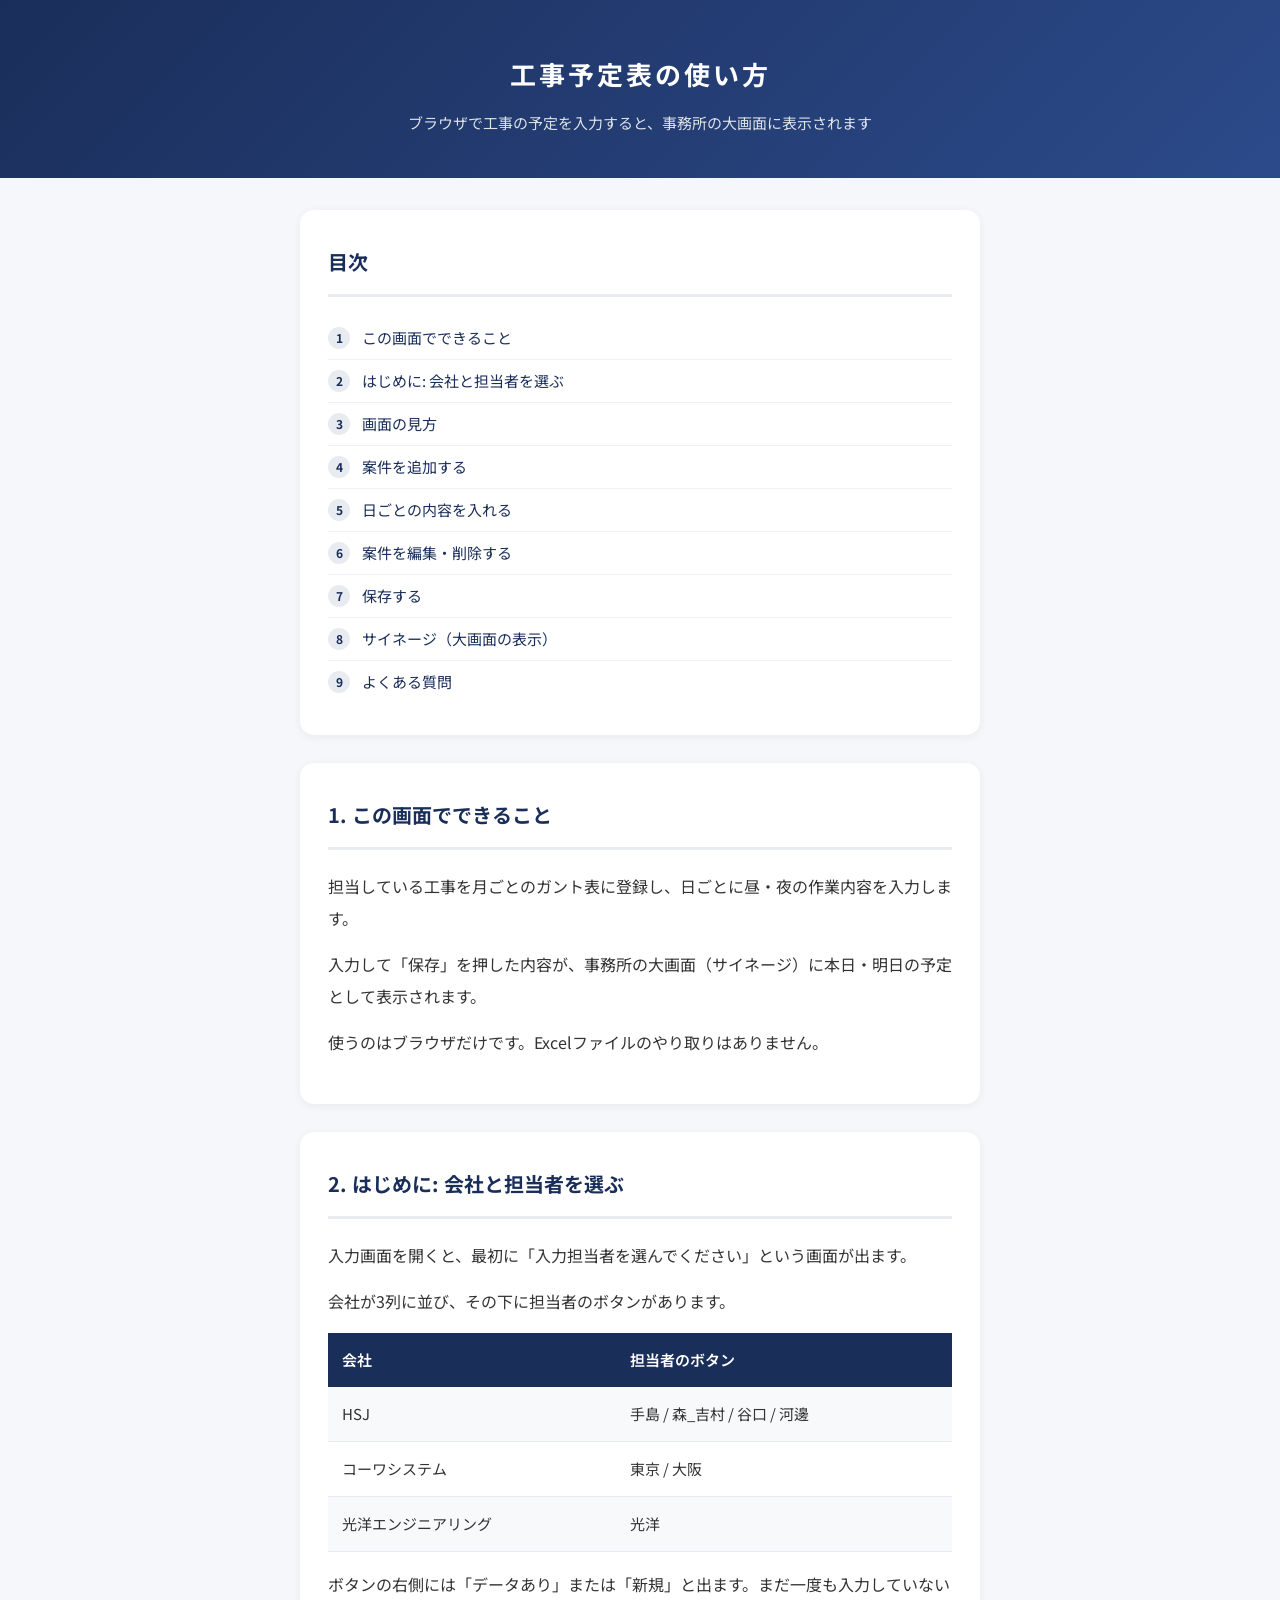
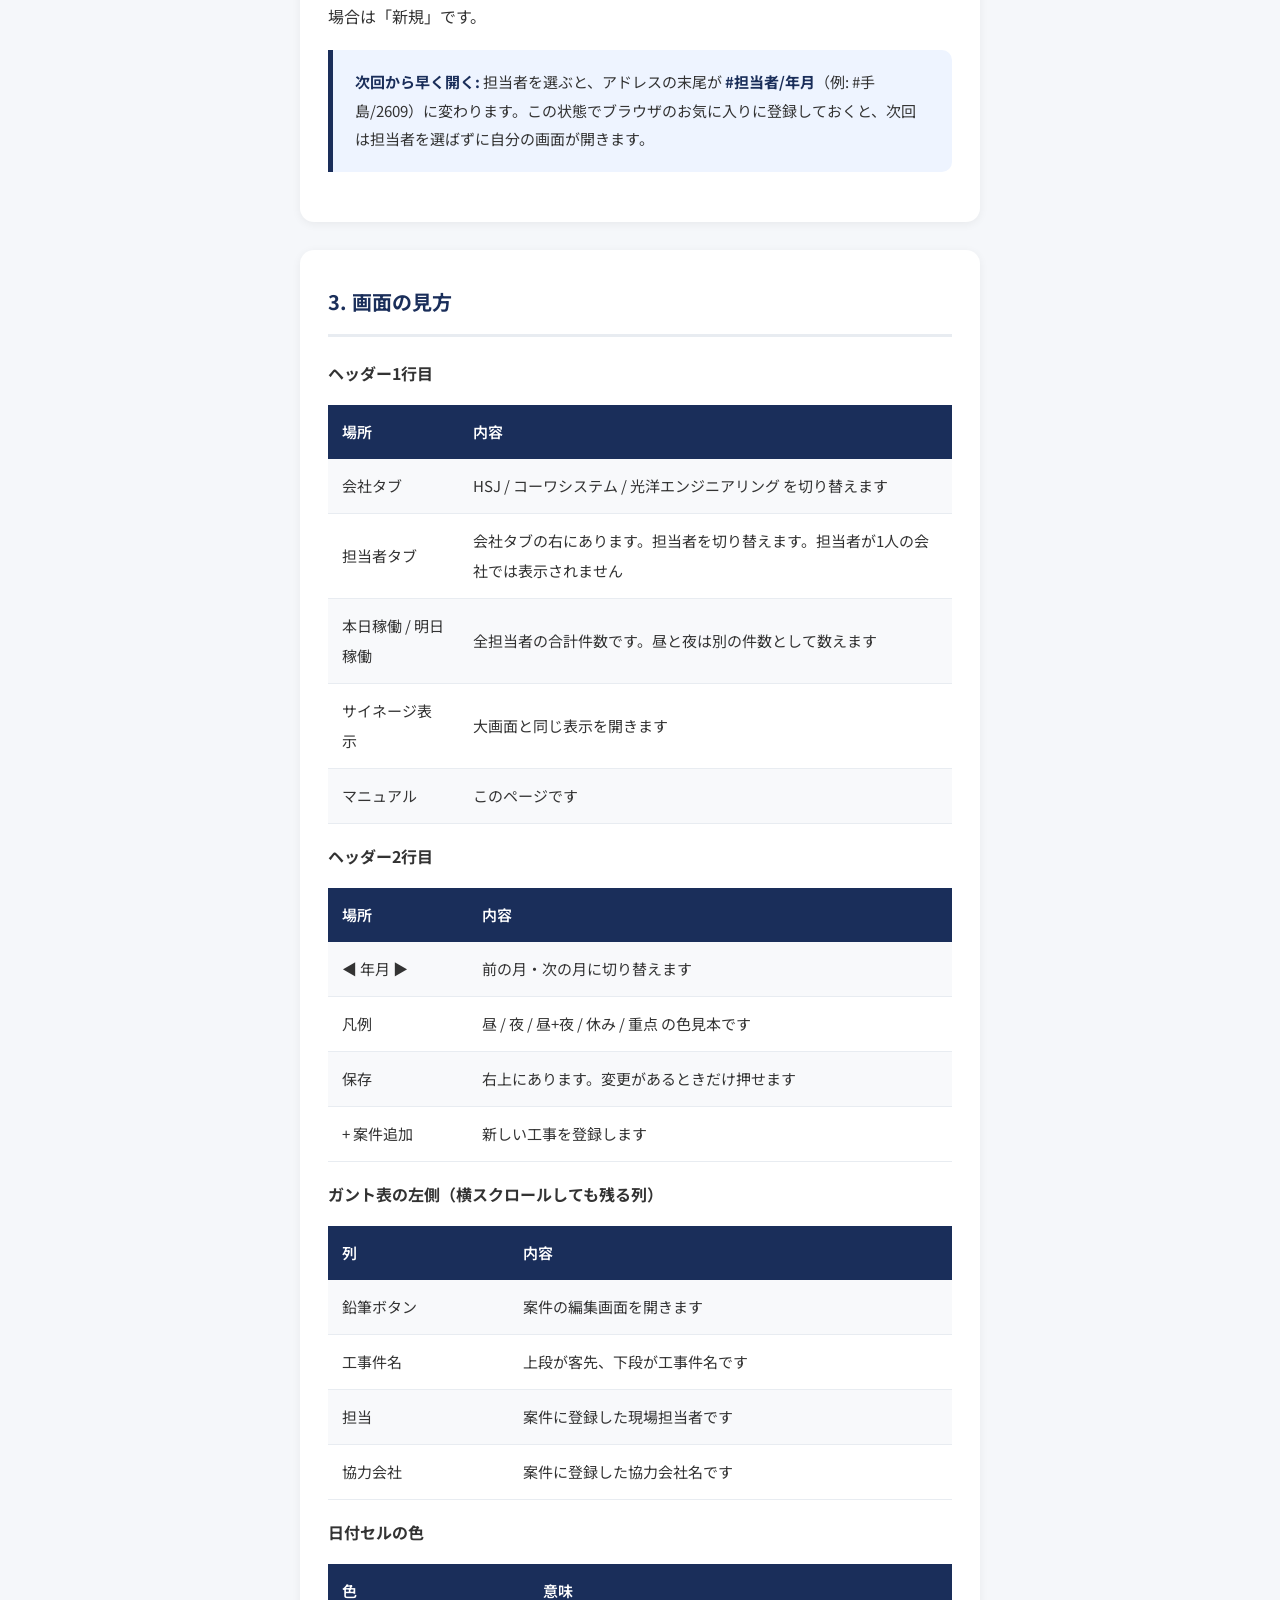
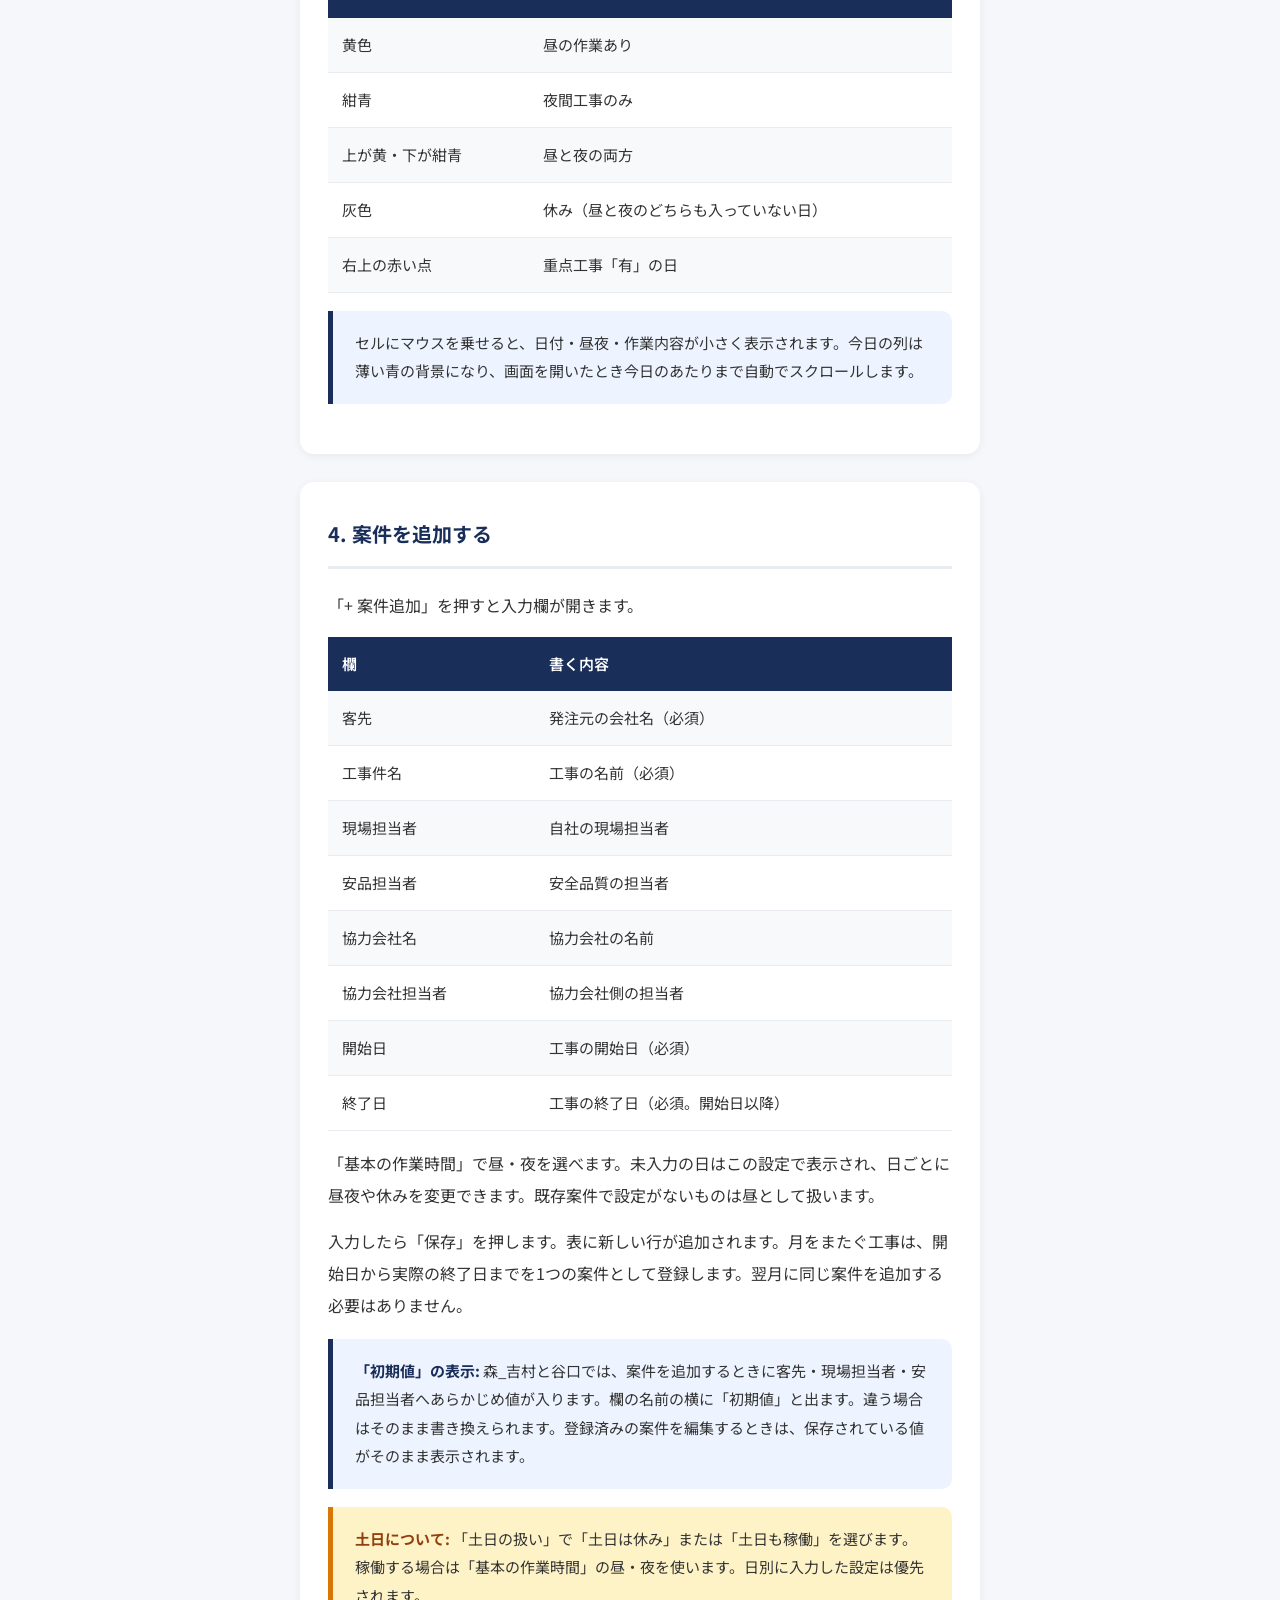
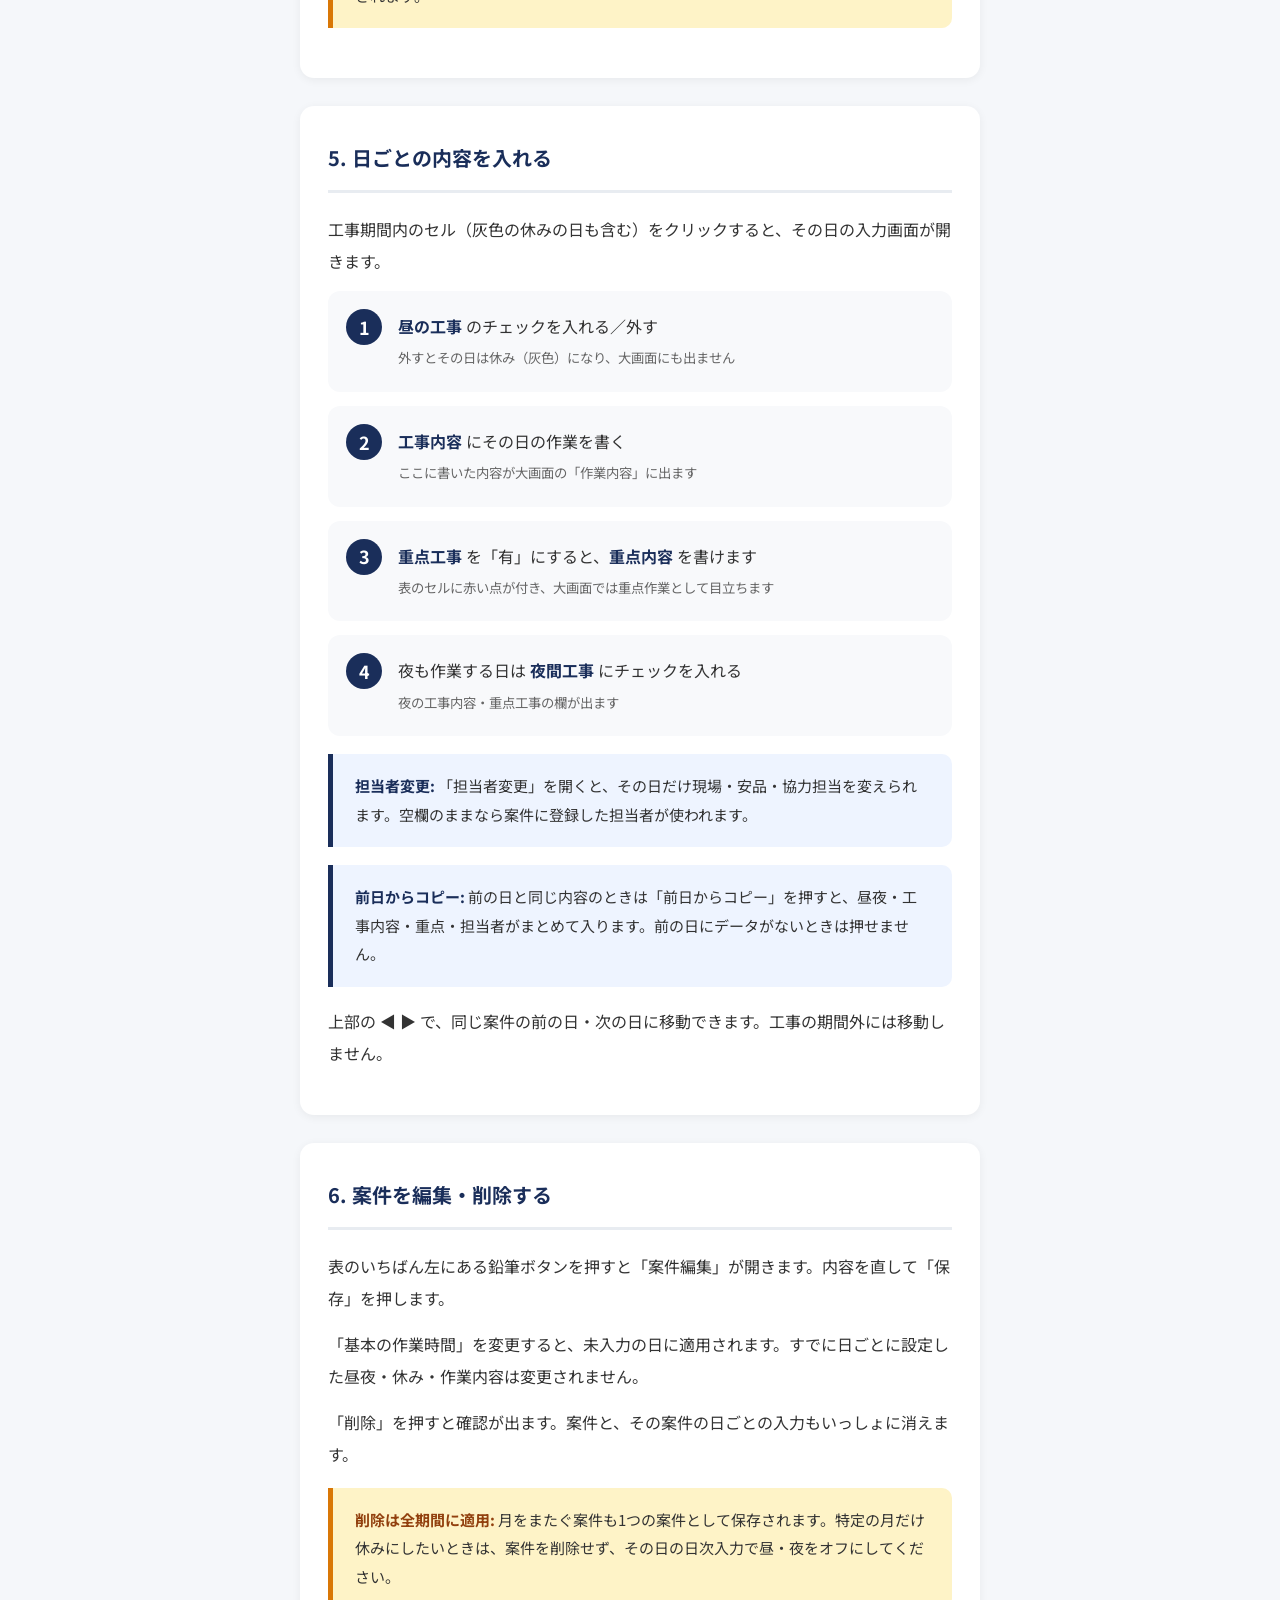
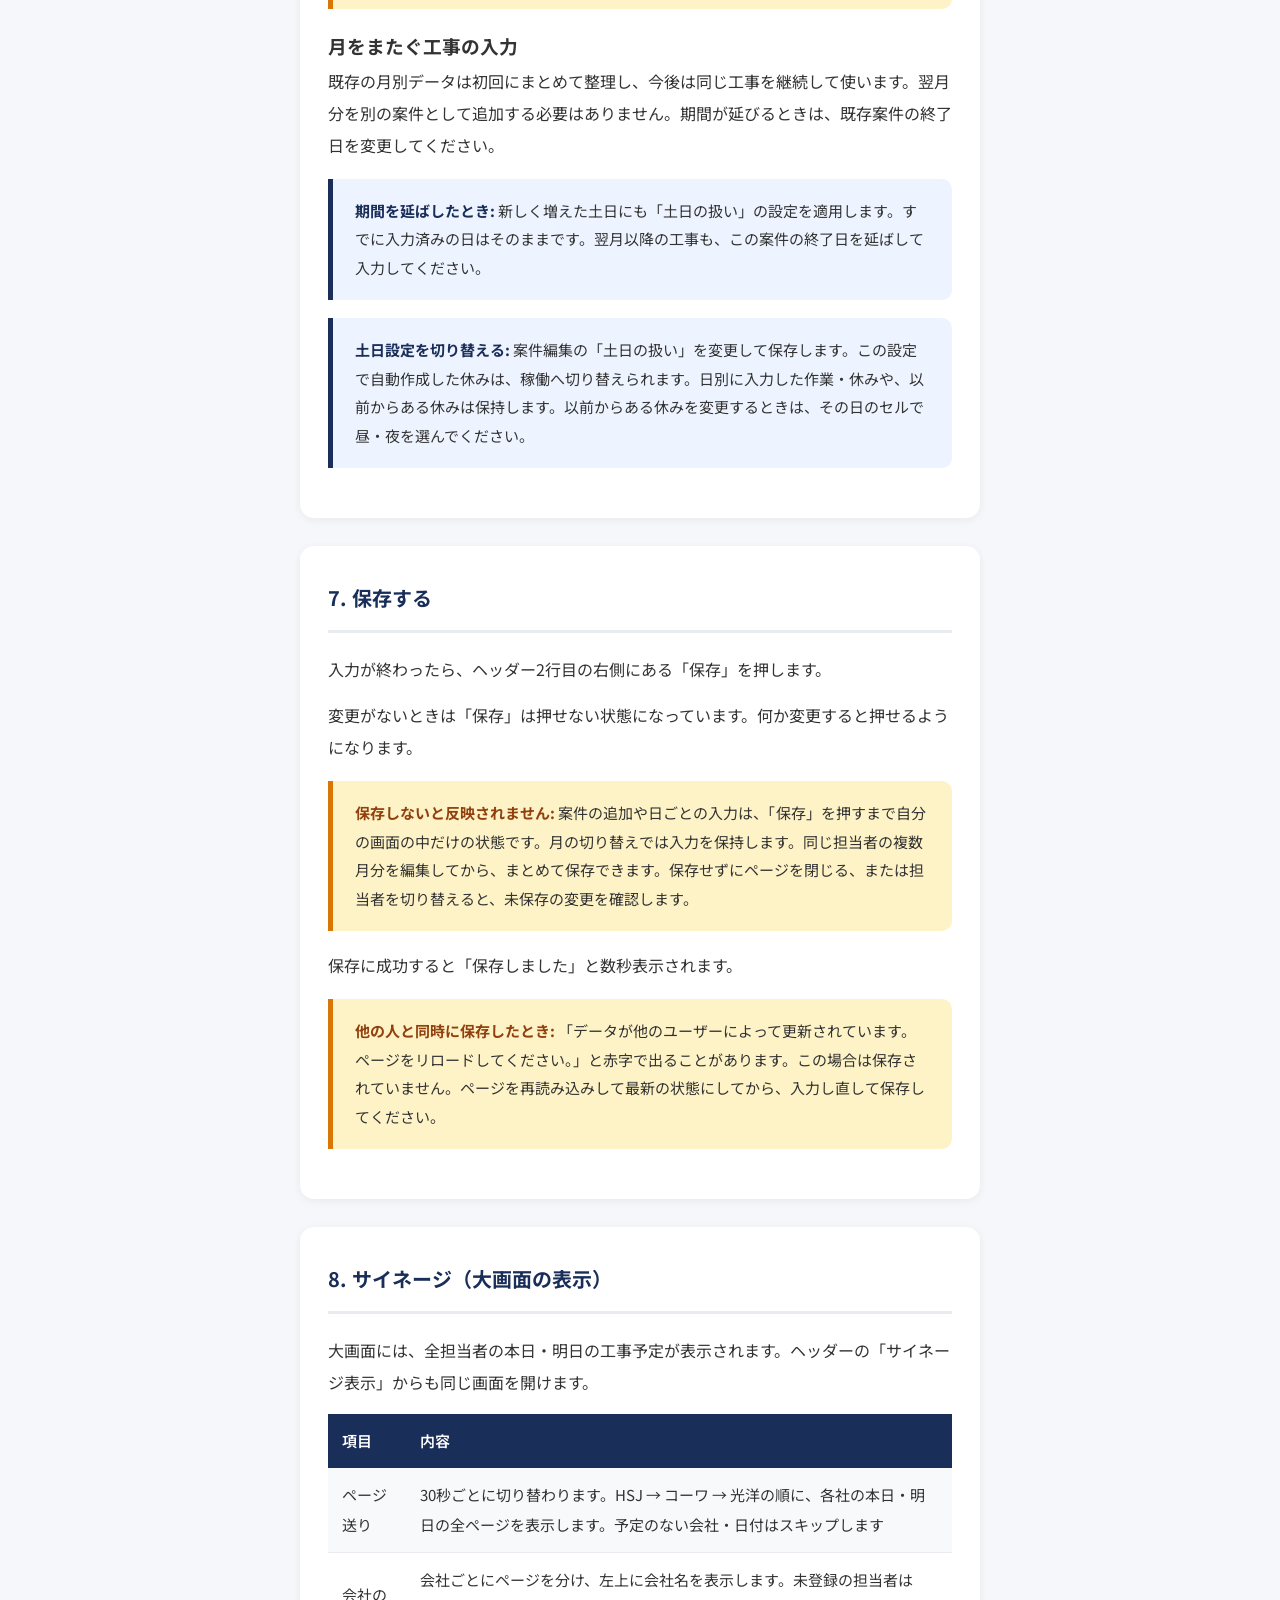
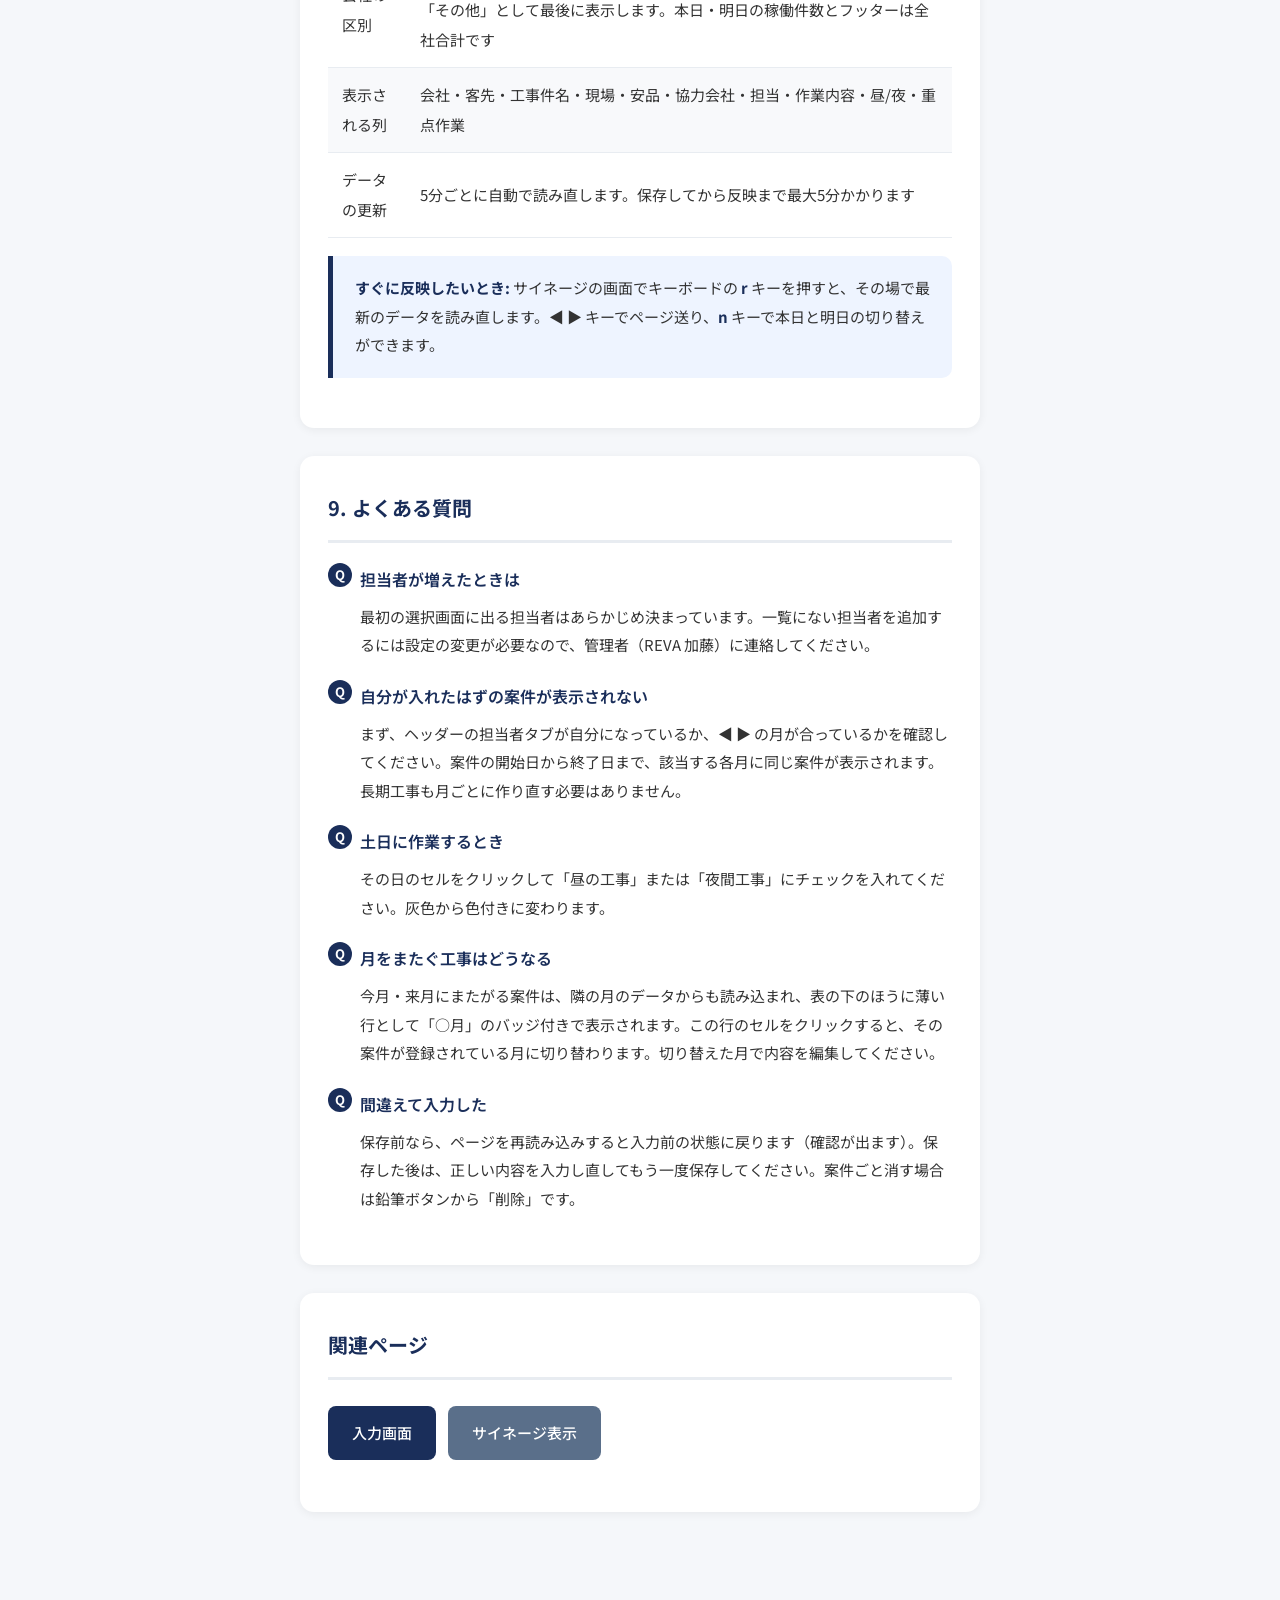
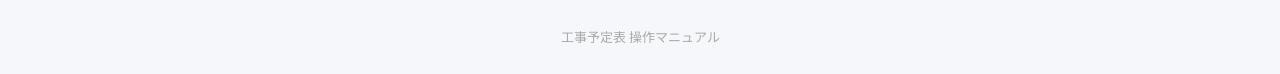
<file: static/manual.html>
<!DOCTYPE html>
<html lang="ja">
<head>
  <meta charset="UTF-8">
  <meta name="viewport" content="width=device-width, initial-scale=1.0">
  <title>工事予定表の使い方</title>
  <link rel="preconnect" href="https://fonts.googleapis.com">
  <link href="https://fonts.googleapis.com/css2?family=Noto+Sans+JP:wght@400;500;600;700&display=swap" rel="stylesheet">
  <style>
    * { box-sizing: border-box; margin: 0; padding: 0; }
    body {
      font-family: 'Noto Sans JP', sans-serif;
      background: #f5f7fa;
      color: #333;
      line-height: 2;
      -webkit-font-smoothing: antialiased;
    }

    .header {
      background: linear-gradient(135deg, #1A2E5A 0%, #2c4a8a 100%);
      color: #fff;
      padding: 48px 24px 40px;
      text-align: center;
    }
    .header h1 { font-size: 26px; font-weight: 700; letter-spacing: 3px; }
    .header p { font-size: 15px; opacity: 0.85; margin-top: 8px; }

    .container {
      max-width: 720px;
      margin: 0 auto;
      padding: 32px 20px 60px;
    }

    .card {
      background: #fff;
      border-radius: 14px;
      padding: 32px 28px;
      margin-bottom: 28px;
      box-shadow: 0 2px 10px rgba(0,0,0,0.06);
    }
    .card h2 {
      font-size: 20px;
      font-weight: 700;
      color: #1A2E5A;
      margin-bottom: 20px;
      padding-bottom: 12px;
      border-bottom: 3px solid #e8ecf1;
    }
    .card p {
      font-size: 16px;
      margin-bottom: 14px;
    }

    .big-steps {
      list-style: none;
      padding: 0;
      counter-reset: bigstep;
    }
    .big-steps li {
      counter-increment: bigstep;
      padding: 20px 20px 20px 70px;
      background: #f8f9fb;
      border-radius: 12px;
      margin-bottom: 14px;
      position: relative;
      font-size: 16px;
      line-height: 1.9;
    }
    .big-steps li::before {
      content: counter(bigstep);
      position: absolute;
      left: 18px;
      top: 18px;
      width: 36px;
      height: 36px;
      background: #1A2E5A;
      color: #fff;
      border-radius: 50%;
      font-size: 18px;
      font-weight: 700;
      display: flex;
      align-items: center;
      justify-content: center;
    }
    .big-steps li strong {
      color: #1A2E5A;
    }

    .point {
      background: #eef4ff;
      border-left: 5px solid #1A2E5A;
      padding: 18px 22px;
      border-radius: 0 10px 10px 0;
      margin: 18px 0;
      font-size: 15px;
      line-height: 1.9;
    }
    .point strong { color: #1A2E5A; }

    .caution {
      background: #fef3c7;
      border-left: 5px solid #d97706;
      padding: 18px 22px;
      border-radius: 0 10px 10px 0;
      margin: 18px 0;
      font-size: 15px;
      line-height: 1.9;
    }
    .caution strong { color: #92400e; }

    .simple-flow {
      display: flex;
      align-items: center;
      justify-content: center;
      gap: 10px;
      flex-wrap: wrap;
      margin: 20px 0;
      font-size: 15px;
    }
    .simple-flow span {
      background: #1A2E5A;
      color: #fff;
      padding: 10px 18px;
      border-radius: 8px;
      font-weight: 500;
    }
    .simple-flow .arrow { background: none; color: #999; font-size: 22px; padding: 0; }

    table {
      width: 100%;
      border-collapse: collapse;
      margin: 16px 0;
      font-size: 15px;
    }
    th {
      background: #1A2E5A;
      color: #fff;
      padding: 12px 14px;
      text-align: left;
      font-weight: 600;
    }
    td {
      padding: 12px 14px;
      border-bottom: 1px solid #e8ecf1;
    }
    tr:nth-child(even) td { background: #f8f9fb; }

    .qa { margin-bottom: 20px; }
    .qa-q {
      font-size: 16px;
      font-weight: 600;
      color: #1A2E5A;
      margin-bottom: 8px;
      padding-left: 32px;
      position: relative;
    }
    .qa-q::before {
      content: "Q";
      position: absolute;
      left: 0;
      top: 0;
      width: 24px;
      height: 24px;
      background: #1A2E5A;
      color: #fff;
      border-radius: 50%;
      font-size: 13px;
      font-weight: 700;
      display: flex;
      align-items: center;
      justify-content: center;
    }
    .qa-a {
      font-size: 15px;
      padding-left: 32px;
      line-height: 1.9;
    }

    .link-btn {
      display: inline-block;
      background: #1A2E5A;
      color: #fff;
      padding: 12px 24px;
      border-radius: 8px;
      text-decoration: none;
      font-size: 15px;
      font-weight: 500;
      margin: 6px 8px 6px 0;
      transition: background 0.2s;
    }
    .link-btn:hover { background: #2c4a8a; }

    .footer {
      text-align: center;
      padding: 24px;
      font-size: 13px;
      color: #aaa;
    }

    @media print {
      body { background: #fff; }
      .header { -webkit-print-color-adjust: exact; print-color-adjust: exact; }
      .card { box-shadow: none; border: 1px solid #ddd; }
    }

    .toc {
      list-style: none;
      counter-reset: toc;
      padding: 0;
    }
    .toc li {
      counter-increment: toc;
      border-bottom: 1px solid #eef1f5;
    }
    .toc li:last-child { border-bottom: none; }
    .toc a {
      display: block;
      padding: 9px 0 9px 34px;
      position: relative;
      color: #1A2E5A;
      text-decoration: none;
      font-size: 15px;
      line-height: 1.6;
    }
    .toc a::before {
      content: counter(toc);
      position: absolute;
      left: 0;
      top: 10px;
      width: 22px;
      height: 22px;
      background: #e8ecf1;
      color: #1A2E5A;
      border-radius: 50%;
      font-size: 12px;
      font-weight: 700;
      display: flex;
      align-items: center;
      justify-content: center;
    }
    .toc a:hover { color: #2c4a8a; text-decoration: underline; }

    .fixed-note { color: #666; font-size: 14px; }
  </style>
</head>
<body>

  <div class="header">
    <h1>工事予定表の使い方</h1>
    <p>ブラウザで工事の予定を入力すると、事務所の大画面に表示されます</p>
  </div>

  <div class="container">

    <div class="card">
      <h2>目次</h2>
      <ol class="toc">
        <li><a href="#s1">この画面でできること</a></li>
        <li><a href="#s2">はじめに: 会社と担当者を選ぶ</a></li>
        <li><a href="#s3">画面の見方</a></li>
        <li><a href="#s4">案件を追加する</a></li>
        <li><a href="#s5">日ごとの内容を入れる</a></li>
        <li><a href="#s6">案件を編集・削除する</a></li>
        <li><a href="#s7">保存する</a></li>
        <li><a href="#s8">サイネージ（大画面の表示）</a></li>
        <li><a href="#s9">よくある質問</a></li>
      </ol>
    </div>

    <!-- 1 -->
    <div class="card" id="s1">
      <h2>1. この画面でできること</h2>
      <p>担当している工事を月ごとのガント表に登録し、日ごとに昼・夜の作業内容を入力します。</p>
      <p>入力して「保存」を押した内容が、事務所の大画面（サイネージ）に本日・明日の予定として表示されます。</p>
      <p>使うのはブラウザだけです。Excelファイルのやり取りはありません。</p>
    </div>

    <!-- 2 -->
    <div class="card" id="s2">
      <h2>2. はじめに: 会社と担当者を選ぶ</h2>
      <p>入力画面を開くと、最初に「入力担当者を選んでください」という画面が出ます。</p>
      <p>会社が3列に並び、その下に担当者のボタンがあります。</p>

      <table>
        <tr><th>会社</th><th>担当者のボタン</th></tr>
        <tr><td>HSJ</td><td>手島 / 森_吉村 / 谷口 / 河邊</td></tr>
        <tr><td>コーワシステム</td><td>東京 / 大阪</td></tr>
        <tr><td>光洋エンジニアリング</td><td>光洋</td></tr>
      </table>

      <p>ボタンの右側には「データあり」または「新規」と出ます。まだ一度も入力していない場合は「新規」です。</p>

      <div class="point">
        <strong>次回から早く開く:</strong> 担当者を選ぶと、アドレスの末尾が <strong>#担当者/年月</strong>（例: #手島/2609）に変わります。この状態でブラウザのお気に入りに登録しておくと、次回は担当者を選ばずに自分の画面が開きます。
      </div>
    </div>

    <!-- 3 -->
    <div class="card" id="s3">
      <h2>3. 画面の見方</h2>

      <p><strong>ヘッダー1行目</strong></p>
      <table>
        <tr><th>場所</th><th>内容</th></tr>
        <tr><td>会社タブ</td><td>HSJ / コーワシステム / 光洋エンジニアリング を切り替えます</td></tr>
        <tr><td>担当者タブ</td><td>会社タブの右にあります。担当者を切り替えます。担当者が1人の会社では表示されません</td></tr>
        <tr><td>本日稼働 / 明日稼働</td><td>全担当者の合計件数です。昼と夜は別の件数として数えます</td></tr>
        <tr><td>サイネージ表示</td><td>大画面と同じ表示を開きます</td></tr>
        <tr><td>マニュアル</td><td>このページです</td></tr>
      </table>

      <p><strong>ヘッダー2行目</strong></p>
      <table>
        <tr><th>場所</th><th>内容</th></tr>
        <tr><td>◀ 年月 ▶</td><td>前の月・次の月に切り替えます</td></tr>
        <tr><td>凡例</td><td>昼 / 夜 / 昼+夜 / 休み / 重点 の色見本です</td></tr>
        <tr><td>保存</td><td>右上にあります。変更があるときだけ押せます</td></tr>
        <tr><td>+ 案件追加</td><td>新しい工事を登録します</td></tr>
      </table>

      <p><strong>ガント表の左側（横スクロールしても残る列）</strong></p>
      <table>
        <tr><th>列</th><th>内容</th></tr>
        <tr><td>鉛筆ボタン</td><td>案件の編集画面を開きます</td></tr>
        <tr><td>工事件名</td><td>上段が客先、下段が工事件名です</td></tr>
        <tr><td>担当</td><td>案件に登録した現場担当者です</td></tr>
        <tr><td>協力会社</td><td>案件に登録した協力会社名です</td></tr>
      </table>

      <p><strong>日付セルの色</strong></p>
      <table>
        <tr><th>色</th><th>意味</th></tr>
        <tr><td>黄色</td><td>昼の作業あり</td></tr>
        <tr><td>紺青</td><td>夜間工事のみ</td></tr>
        <tr><td>上が黄・下が紺青</td><td>昼と夜の両方</td></tr>
        <tr><td>灰色</td><td>休み（昼と夜のどちらも入っていない日）</td></tr>
        <tr><td>右上の赤い点</td><td>重点工事「有」の日</td></tr>
      </table>

      <div class="point">
        セルにマウスを乗せると、日付・昼夜・作業内容が小さく表示されます。今日の列は薄い青の背景になり、画面を開いたとき今日のあたりまで自動でスクロールします。
      </div>
    </div>

    <!-- 4 -->
    <div class="card" id="s4">
      <h2>4. 案件を追加する</h2>
      <p>「+ 案件追加」を押すと入力欄が開きます。</p>

      <table>
        <tr><th>欄</th><th>書く内容</th></tr>
        <tr><td>客先</td><td>発注元の会社名（必須）</td></tr>
        <tr><td>工事件名</td><td>工事の名前（必須）</td></tr>
        <tr><td>現場担当者</td><td>自社の現場担当者</td></tr>
        <tr><td>安品担当者</td><td>安全品質の担当者</td></tr>
        <tr><td>協力会社名</td><td>協力会社の名前</td></tr>
        <tr><td>協力会社担当者</td><td>協力会社側の担当者</td></tr>
        <tr><td>開始日</td><td>工事の開始日（必須）</td></tr>
        <tr><td>終了日</td><td>工事の終了日（必須。開始日以降）</td></tr>
      </table>

      <p>「基本の作業時間」で昼・夜を選べます。未入力の日はこの設定で表示され、日ごとに昼夜や休みを変更できます。既存案件で設定がないものは昼として扱います。</p>
      <p>入力したら「保存」を押します。表に新しい行が追加されます。月をまたぐ工事は、開始日から実際の終了日までを1つの案件として登録します。翌月に同じ案件を追加する必要はありません。</p>

      <div class="point">
        <strong>「初期値」の表示:</strong> 森_吉村と谷口では、案件を追加するときに客先・現場担当者・安品担当者へあらかじめ値が入ります。欄の名前の横に「初期値」と出ます。違う場合はそのまま書き換えられます。登録済みの案件を編集するときは、保存されている値がそのまま表示されます。
      </div>

      <div class="caution">
        <strong>土日について:</strong> 「土日の扱い」で「土日は休み」または「土日も稼働」を選びます。稼働する場合は「基本の作業時間」の昼・夜を使います。日別に入力した設定は優先されます。
      </div>
    </div>

    <!-- 5 -->
    <div class="card" id="s5">
      <h2>5. 日ごとの内容を入れる</h2>
      <p>工事期間内のセル（灰色の休みの日も含む）をクリックすると、その日の入力画面が開きます。</p>

      <ol class="big-steps">
        <li>
          <strong>昼の工事</strong> のチェックを入れる／外す<br>
          <small style="color:#666;">外すとその日は休み（灰色）になり、大画面にも出ません</small>
        </li>
        <li>
          <strong>工事内容</strong> にその日の作業を書く<br>
          <small style="color:#666;">ここに書いた内容が大画面の「作業内容」に出ます</small>
        </li>
        <li>
          <strong>重点工事</strong> を「有」にすると、<strong>重点内容</strong> を書けます<br>
          <small style="color:#666;">表のセルに赤い点が付き、大画面では重点作業として目立ちます</small>
        </li>
        <li>
          夜も作業する日は <strong>夜間工事</strong> にチェックを入れる<br>
          <small style="color:#666;">夜の工事内容・重点工事の欄が出ます</small>
        </li>
      </ol>

      <div class="point">
        <strong>担当者変更:</strong> 「担当者変更」を開くと、その日だけ現場・安品・協力担当を変えられます。空欄のままなら案件に登録した担当者が使われます。
      </div>

      <div class="point">
        <strong>前日からコピー:</strong> 前の日と同じ内容のときは「前日からコピー」を押すと、昼夜・工事内容・重点・担当者がまとめて入ります。前の日にデータがないときは押せません。
      </div>

      <p>上部の ◀ ▶ で、同じ案件の前の日・次の日に移動できます。工事の期間外には移動しません。</p>
    </div>

    <!-- 6 -->
    <div class="card" id="s6">
      <h2>6. 案件を編集・削除する</h2>
      <p>表のいちばん左にある鉛筆ボタンを押すと「案件編集」が開きます。内容を直して「保存」を押します。</p>
      <p>「基本の作業時間」を変更すると、未入力の日に適用されます。すでに日ごとに設定した昼夜・休み・作業内容は変更されません。</p>
      <p>「削除」を押すと確認が出ます。案件と、その案件の日ごとの入力もいっしょに消えます。</p>
      <div class="caution"><strong>削除は全期間に適用:</strong> 月をまたぐ案件も1つの案件として保存されます。特定の月だけ休みにしたいときは、案件を削除せず、その日の日次入力で昼・夜をオフにしてください。</div>
      <h3>月をまたぐ工事の入力</h3>
      <p>既存の月別データは初回にまとめて整理し、今後は同じ工事を継続して使います。翌月分を別の案件として追加する必要はありません。期間が延びるときは、既存案件の終了日を変更してください。</p>

      <div class="point">
        <strong>期間を延ばしたとき:</strong> 新しく増えた土日にも「土日の扱い」の設定を適用します。すでに入力済みの日はそのままです。翌月以降の工事も、この案件の終了日を延ばして入力してください。
      </div>

      <div class="point">
        <strong>土日設定を切り替える:</strong> 案件編集の「土日の扱い」を変更して保存します。この設定で自動作成した休みは、稼働へ切り替えられます。日別に入力した作業・休みや、以前からある休みは保持します。以前からある休みを変更するときは、その日のセルで昼・夜を選んでください。
      </div>
    </div>

    <!-- 7 -->
    <div class="card" id="s7">
      <h2>7. 保存する</h2>
      <p>入力が終わったら、ヘッダー2行目の右側にある「保存」を押します。</p>
      <p>変更がないときは「保存」は押せない状態になっています。何か変更すると押せるようになります。</p>

      <div class="caution">
        <strong>保存しないと反映されません:</strong> 案件の追加や日ごとの入力は、「保存」を押すまで自分の画面の中だけの状態です。月の切り替えでは入力を保持します。同じ担当者の複数月分を編集してから、まとめて保存できます。保存せずにページを閉じる、または担当者を切り替えると、未保存の変更を確認します。
      </div>

      <p>保存に成功すると「保存しました」と数秒表示されます。</p>

      <div class="caution">
        <strong>他の人と同時に保存したとき:</strong> 「データが他のユーザーによって更新されています。ページをリロードしてください。」と赤字で出ることがあります。この場合は保存されていません。ページを再読み込みして最新の状態にしてから、入力し直して保存してください。
      </div>
    </div>

    <!-- 8 -->
    <div class="card" id="s8">
      <h2>8. サイネージ（大画面の表示）</h2>
      <p>大画面には、全担当者の本日・明日の工事予定が表示されます。ヘッダーの「サイネージ表示」からも同じ画面を開けます。</p>

      <table>
        <tr><th>項目</th><th>内容</th></tr>
        <tr><td>ページ送り</td><td>30秒ごとに切り替わります。HSJ → コーワ → 光洋の順に、各社の本日・明日の全ページを表示します。予定のない会社・日付はスキップします</td></tr>
        <tr><td>会社の区別</td><td>会社ごとにページを分け、左上に会社名を表示します。未登録の担当者は「その他」として最後に表示します。本日・明日の稼働件数とフッターは全社合計です</td></tr>
        <tr><td>表示される列</td><td>会社・客先・工事件名・現場・安品・協力会社・担当・作業内容・昼/夜・重点作業</td></tr>
        <tr><td>データの更新</td><td>5分ごとに自動で読み直します。保存してから反映まで最大5分かかります</td></tr>
      </table>

      <div class="point">
        <strong>すぐに反映したいとき:</strong> サイネージの画面でキーボードの <strong>r</strong> キーを押すと、その場で最新のデータを読み直します。◀ ▶ キーでページ送り、<strong>n</strong> キーで本日と明日の切り替えができます。
      </div>
    </div>

    <!-- 9 -->
    <div class="card" id="s9">
      <h2>9. よくある質問</h2>

      <div class="qa">
        <div class="qa-q">担当者が増えたときは</div>
        <div class="qa-a">
          最初の選択画面に出る担当者はあらかじめ決まっています。一覧にない担当者を追加するには設定の変更が必要なので、管理者（REVA 加藤）に連絡してください。
        </div>
      </div>

      <div class="qa">
        <div class="qa-q">自分が入れたはずの案件が表示されない</div>
        <div class="qa-a">
          まず、ヘッダーの担当者タブが自分になっているか、◀ ▶ の月が合っているかを確認してください。案件の開始日から終了日まで、該当する各月に同じ案件が表示されます。長期工事も月ごとに作り直す必要はありません。
        </div>
      </div>

      <div class="qa">
        <div class="qa-q">土日に作業するとき</div>
        <div class="qa-a">
          その日のセルをクリックして「昼の工事」または「夜間工事」にチェックを入れてください。灰色から色付きに変わります。
        </div>
      </div>

      <div class="qa">
        <div class="qa-q">月をまたぐ工事はどうなる</div>
        <div class="qa-a">
          今月・来月にまたがる案件は、隣の月のデータからも読み込まれ、表の下のほうに薄い行として「○月」のバッジ付きで表示されます。この行のセルをクリックすると、その案件が登録されている月に切り替わります。切り替えた月で内容を編集してください。
        </div>
      </div>

      <div class="qa">
        <div class="qa-q">間違えて入力した</div>
        <div class="qa-a">
          保存前なら、ページを再読み込みすると入力前の状態に戻ります（確認が出ます）。保存した後は、正しい内容を入力し直してもう一度保存してください。案件ごと消す場合は鉛筆ボタンから「削除」です。
        </div>
      </div>
    </div>

    <div class="card">
      <h2>関連ページ</h2>
      <p>
        <a href="input.html" class="link-btn">入力画面</a>
        <a href="/" class="link-btn" style="background:#5a6f8a;">サイネージ表示</a>
      </p>
    </div>

  </div>

  <div class="footer">
    工事予定表 操作マニュアル
  </div>

</body>
</html>
</file>
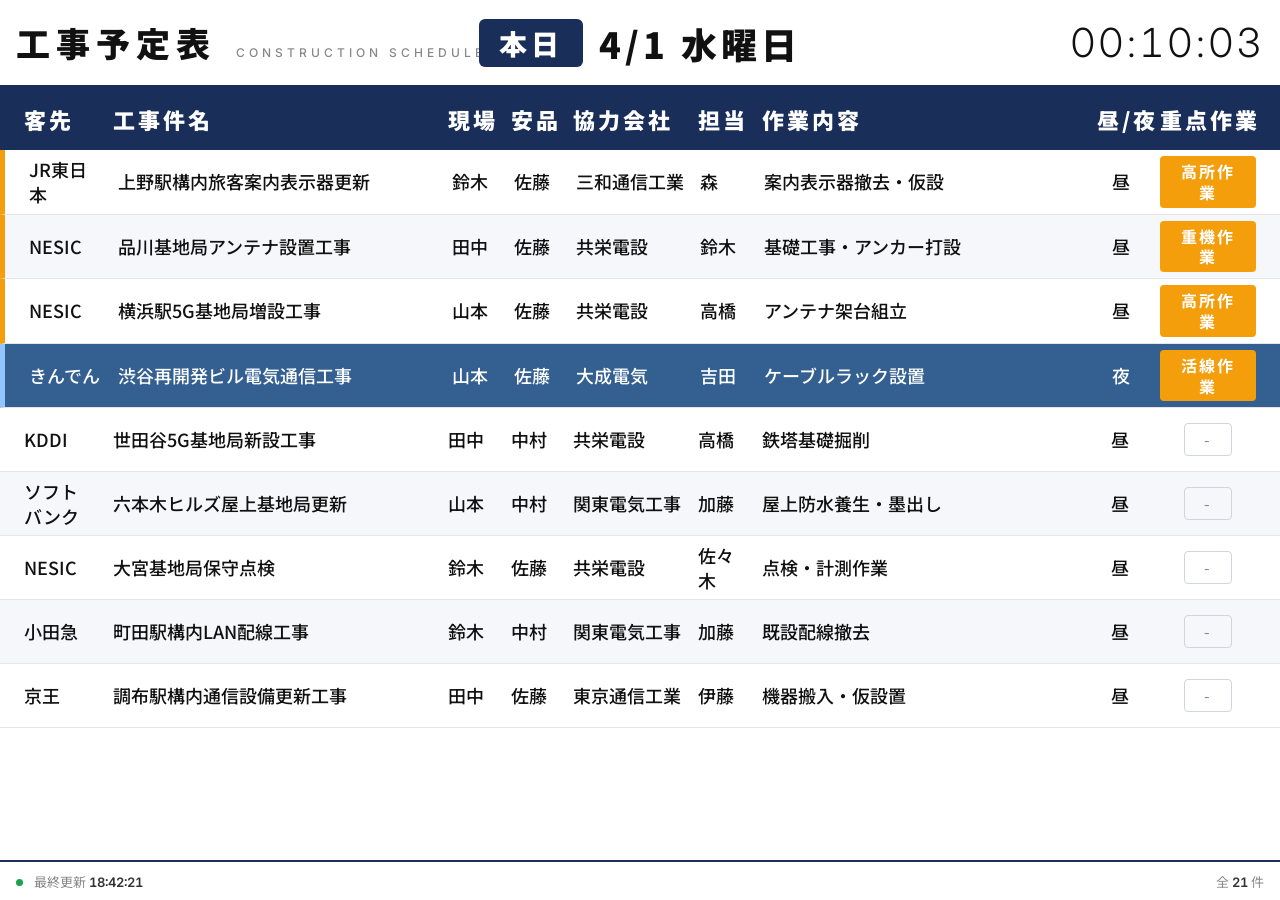
<file: static/sample.html>
<!DOCTYPE html>
<html lang="ja">
<head>
  <meta charset="UTF-8">
  <meta name="viewport" content="width=device-width, initial-scale=1.0">
  <title>工事予定表</title>
  <link rel="preconnect" href="https://fonts.googleapis.com">
  <link rel="preconnect" href="https://fonts.gstatic.com" crossorigin>
  <link href="https://fonts.googleapis.com/css2?family=Inter:wght@300;400;500;600&family=Noto+Sans+JP:wght@300;400;500;600;700&family=Noto+Serif+JP:wght@400;600;700&display=swap" rel="stylesheet">
  <style>
/* =============================================
   工事予定表サイネージ - Clean Light Theme
   50インチパネル (1920x1080) 最適化
   全項目が途切れず表示されるデザイン
   ============================================= */

/* ---------- CSS Variables ---------- */
:root {
  --bg-main: #ffffff;
  --bg-header: #ffffff;
  --bg-table-header: #1a2e5a;
  --bg-row-even: #ffffff;
  --bg-row-odd: #f5f7fa;
  --bg-priority: #eef2f9;
  --bg-priority-odd: #e5eaf5;

  --text-primary: #111111;
  --text-secondary: #333333;
  --text-muted: #888888;
  --text-on-dark: #ffffff;

  --accent-navy: #1a2e5a;
  --accent-navy-light: #2c4a8a;
  --accent-green: #16a34a;
  --accent-red: #dc2626;

  --border-main: #d0d4de;
  --border-row: #e4e6ec;

  --header-height: 88px;
  --table-header-height: 62px;
  --footer-height: 40px;

  --font-main: "Noto Sans JP", "Hiragino Sans", "Yu Gothic UI", sans-serif;
  --font-en: "Inter", "Noto Sans JP", sans-serif;
}

/* ---------- Reset & Base ---------- */
*, *::before, *::after {
  box-sizing: border-box;
  margin: 0;
  padding: 0;
}

body {
  margin: 0;
  overflow: hidden;
  width: 100vw;
  height: 100vh;
  background: var(--bg-main);
  color: var(--text-primary);
  font-family: var(--font-main);
  -webkit-font-smoothing: antialiased;
}

/* ---------- Header ---------- */
.board-header {
  height: var(--header-height);
  background: var(--bg-header);
  display: flex;
  align-items: center;
  justify-content: space-between;
  padding: 0 16px;
  border-bottom: 3px solid var(--accent-navy);
  position: relative;
  z-index: 10;
}

.header-left {
  display: flex;
  align-items: baseline;
  gap: 20px;
}

.header-title {
  font-family: var(--font-main);
  font-size: 34px;
  font-weight: 900;
  color: var(--text-primary);
  letter-spacing: 6px;
}

.header-subtitle {
  font-family: var(--font-en);
  font-size: 12px;
  font-weight: 500;
  color: var(--text-muted);
  letter-spacing: 4px;
  text-transform: uppercase;
}

.header-center {
  position: absolute;
  left: 50%;
  transform: translateX(-50%);
}

.header-today {
  font-family: var(--font-main);
  font-size: 36px;
  font-weight: 900;
  color: var(--text-primary);
  letter-spacing: 4px;
  display: inline-flex;
  align-items: center;
  gap: 16px;
}

.header-today-label {
  display: inline-flex;
  align-items: center;
  justify-content: center;
  background: var(--accent-navy);
  color: var(--text-on-dark);
  padding: 4px 20px;
  border-radius: 6px;
  font-size: 28px;
  font-weight: 900;
  letter-spacing: 4px;
}

.header-today-label.label-tomorrow {
  background: #0d9488;
}

.header-right {
  display: flex;
  align-items: center;
  gap: 24px;
}

.header-clock {
  font-family: var(--font-en);
  font-size: 40px;
  font-weight: 300;
  color: var(--text-primary);
  letter-spacing: 2px;
  font-variant-numeric: tabular-nums;
}

.header-date {
  font-family: var(--font-main);
  font-size: 14px;
  font-weight: 500;
  color: var(--text-secondary);
  text-align: right;
  line-height: 1.5;
  padding-left: 20px;
  border-left: 2px solid var(--border-main);
}

/* ---------- Table Header ---------- */
.board-table-header {
  height: var(--table-header-height);
  background: var(--bg-table-header);
  display: flex;
  align-items: center;
  padding: 0 16px;
  position: relative;
  z-index: 10;
}

.board-table-header .col {
  font-family: var(--font-main);
  font-size: 22px;
  font-weight: 900;
  color: var(--text-on-dark);
  letter-spacing: 3px;
  line-height: 1;
  white-space: nowrap;
}

/* ---------- Column Widths ---------- */
.col-client         { width: 7%;  padding: 0 8px;  }
.col-title          { flex: 0.8;  padding: 0 10px; }
.col-our-person     { width: 5%;  padding: 0 8px;  }
.col-safety         { width: 5%;  padding: 0 8px;  }
.col-partner        { width: 10%; padding: 0 8px;  }
.col-partner-person { width: 5%;  padding: 0 8px;  }
.col-work           { flex: 0.8;  padding: 0 10px; }
.col-time           { width: 5%;  padding: 0 8px;  text-align: center; }
.col-priority       { width: 9%;  padding: 0 8px;  text-align: center; }

/* ---------- Board Body ---------- */
.board-body {
  height: calc(100vh - var(--header-height) - var(--table-header-height) - var(--footer-height));
  overflow: hidden;
  position: relative;
  z-index: 5;
}

/* ---------- Board Rows ---------- */
.board-row {
  display: flex;
  align-items: center;
  padding: 0 16px;
  border-bottom: 1px solid var(--border-row);
  transition: background-color 0.2s ease;
}

.board-row.row-even {
  background: var(--bg-row-even);
}

.board-row.row-odd {
  background: var(--bg-row-odd);
}

/* 重点作業行 */
.board-row.row-priority.row-even {
  background: var(--bg-row-even);
  border-left: 5px solid #f59e0b;
}

.board-row.row-priority.row-odd {
  background: var(--bg-row-odd);
  border-left: 5px solid #f59e0b;
}

/* ---------- セル共通: 折り返し表示 ---------- */
.board-row .col {
  font-size: 18px;
  font-weight: 500;
  color: var(--text-primary);
  line-height: 1.4;
  white-space: normal;
  word-break: break-all;
  overflow-wrap: break-word;
  padding-top: 6px;
  padding-bottom: 6px;
}

.board-row .col-time {
  white-space: nowrap;
}

/* ---------- Priority Badge ---------- */
.priority-badge {
  display: inline-flex;
  align-items: center;
  justify-content: center;
  padding: 5px 16px;
  border-radius: 4px;
  font-family: var(--font-main);
  font-weight: 700;
  font-size: 16px;
  letter-spacing: 2px;
  min-width: 48px;
  white-space: normal;
  word-break: break-all;
  text-align: center;
  line-height: 1.3;
}

.priority-yes {
  color: #ffffff;
  background: #f59e0b;
}

.priority-no {
  color: var(--text-muted);
  background: transparent;
  border: 1px solid var(--border-main);
  font-weight: 400;
}

/* 夜間作業行 (22:00-5:00) */
.board-row.row-night.row-even {
  background: #3b6b9e;
  border-left: 5px solid #93c5fd;
}

.board-row.row-night.row-odd {
  background: #346091;
  border-left: 5px solid #93c5fd;
}

.board-row.row-night .col {
  color: #ffffff;
}

.board-row.row-night .priority-badge.priority-yes {
  background: #f59e0b;
  color: #fff;
}

.board-row.row-night .priority-badge.priority-no {
  color: #93c5fd;
  border-color: #3b82f6;
}

/* ---------- Row Entrance Animation ---------- */
.board-row {
  animation: rowFadeIn 0.3s ease both;
}
.board-row:nth-child(1) { animation-delay: 0.02s; }
.board-row:nth-child(2) { animation-delay: 0.04s; }
.board-row:nth-child(3) { animation-delay: 0.06s; }
.board-row:nth-child(4) { animation-delay: 0.08s; }
.board-row:nth-child(5) { animation-delay: 0.10s; }
.board-row:nth-child(6) { animation-delay: 0.12s; }

@keyframes rowFadeIn {
  from { opacity: 0; transform: translateY(6px); }
  to   { opacity: 1; transform: translateY(0); }
}

/* ---------- Flip Animation ---------- */
.flip-enter {
  animation: flipIn 0.3s ease-out;
}

@keyframes flipIn {
  0%   { opacity: 0; transform: translateY(-4px); }
  100% { opacity: 1; transform: translateY(0); }
}

/* ---------- Page Transition ---------- */
.board-body.fade-out {
  opacity: 0;
  transition: opacity 0.3s ease-out;
}

.board-body.fade-in {
  opacity: 1;
  transition: opacity 0.3s ease-in;
}

/* ---------- Footer ---------- */
.board-footer {
  height: var(--footer-height);
  background: var(--bg-header);
  display: flex;
  align-items: center;
  justify-content: space-between;
  padding: 0 16px;
  border-top: 2px solid var(--accent-navy);
  font-family: var(--font-main);
  font-size: 13px;
  color: var(--text-muted);
  position: relative;
  z-index: 10;
}

.footer-live-dot {
  display: inline-block;
  width: 7px;
  height: 7px;
  border-radius: 50%;
  background: var(--accent-green);
  margin-right: 8px;
  vertical-align: middle;
  animation: livePulse 2s ease-in-out infinite;
}

@keyframes livePulse {
  0%, 100% { opacity: 1; }
  50%      { opacity: 0.3; }
}

.footer-value {
  font-family: var(--font-en);
  font-weight: 600;
  color: var(--text-secondary);
  font-variant-numeric: tabular-nums;
}

.footer-center {
  font-family: var(--font-en);
  font-size: 14px;
  font-weight: 600;
  color: var(--text-secondary);
  letter-spacing: 2px;
  font-variant-numeric: tabular-nums;
}

/* ---------- Date Section Header ---------- */
.date-section-header {
  display: flex;
  align-items: center;
  padding: 0 16px;
  height: 52px;
  background: var(--accent-navy);
  color: var(--text-on-dark);
  font-family: var(--font-main);
  font-size: 22px;
  font-weight: 900;
  letter-spacing: 3px;
  gap: 16px;
}

.date-section-header.section-tomorrow {
  background: var(--accent-navy-light);
}

.date-section-tag {
  display: inline-flex;
  align-items: center;
  justify-content: center;
  padding: 2px 14px;
  border-radius: 4px;
  background: rgba(255,255,255,0.2);
  font-size: 16px;
  font-weight: 700;
  letter-spacing: 2px;
}

.date-section-count {
  font-family: var(--font-en);
  font-size: 14px;
  font-weight: 500;
  opacity: 0.7;
  letter-spacing: 1px;
  margin-left: auto;
}

/* ---------- Empty / Error States ---------- */
.board-message {
  display: flex;
  flex-direction: column;
  align-items: center;
  justify-content: center;
  height: 100%;
  text-align: center;
  gap: 24px;
}

.board-message-icon {
  font-size: 48px;
  opacity: 0.3;
}

.board-message-text {
  font-size: 28px;
  font-weight: 500;
  color: var(--text-muted);
  letter-spacing: 4px;
}

.board-message-error {
  font-size: 18px;
  color: var(--accent-red);
  white-space: pre-wrap;
  max-width: 60%;
  line-height: 1.8;
  padding: 24px 32px;
  border: 1px solid rgba(220, 38, 38, 0.2);
  border-radius: 4px;
  background: rgba(220, 38, 38, 0.03);
}

  </style>
</head>
<body>

  <header class="board-header">
    <div class="header-left">
      <h1 class="header-title">工事予定表</h1>
      <span class="header-subtitle">Construction Schedule</span>
    </div>
    <div class="header-center">
      <div class="header-today" id="header-today"></div>
    </div>
    <div class="header-right">
      <div id="clock" class="header-clock">00:00:00</div>
    </div>
  </header>

  <div class="board-table-header">
    <div class="col col-client">客先</div>
    <div class="col col-title">工事件名</div>
    <div class="col col-our-person">現場</div>
    <div class="col col-safety">安品</div>
    <div class="col col-partner">協力会社</div>
    <div class="col col-partner-person">担当</div>
    <div class="col col-work">作業内容</div>
    <div class="col col-time">昼/夜</div>
    <div class="col col-priority">重点作業</div>
  </div>

  <div class="board-body" id="board-body"></div>

  <footer class="board-footer">
    <div class="footer-left">
      <span class="footer-live-dot"></span>
      最終更新 <span id="update-time" class="footer-value">--:--:--</span>
    </div>
    <div class="footer-center" id="page-indicator"></div>
    <div class="footer-right">
      全 <span id="total-count" class="footer-value">0</span> 件
    </div>
  </footer>

  <script>
    // ===== 埋め込みデータ =====
    var BOARD_DATA = {
  "items": [
    {
      "date": "2026-04-01",
      "client": "JR東日本",
      "title": "上野駅構内旅客案内表示器更新",
      "our_person": "鈴木",
      "safety_person": "佐藤",
      "partner": "三和通信工業",
      "partner_person": "森",
      "work_content": "案内表示器撤去・仮設",
      "work_time": "昼",
      "priority": "有",
      "is_priority": true,
      "priority_detail": "高所作業"
    },
    {
      "date": "2026-04-01",
      "client": "NESIC",
      "title": "品川基地局アンテナ設置工事",
      "our_person": "田中",
      "safety_person": "佐藤",
      "partner": "共栄電設",
      "partner_person": "鈴木",
      "work_content": "基礎工事・アンカー打設",
      "work_time": "昼",
      "priority": "有",
      "is_priority": true,
      "priority_detail": "重機作業"
    },
    {
      "date": "2026-04-01",
      "client": "NESIC",
      "title": "横浜駅5G基地局増設工事",
      "our_person": "山本",
      "safety_person": "佐藤",
      "partner": "共栄電設",
      "partner_person": "高橋",
      "work_content": "アンテナ架台組立",
      "work_time": "昼",
      "priority": "有",
      "is_priority": true,
      "priority_detail": "高所作業"
    },
    {
      "date": "2026-04-01",
      "client": "きんでん",
      "title": "渋谷再開発ビル電気通信工事",
      "our_person": "山本",
      "safety_person": "佐藤",
      "partner": "大成電気",
      "partner_person": "吉田",
      "work_content": "ケーブルラック設置",
      "work_time": "夜",
      "priority": "有",
      "is_priority": true,
      "priority_detail": "活線作業"
    },
    {
      "date": "2026-04-01",
      "client": "KDDI",
      "title": "世田谷5G基地局新設工事",
      "our_person": "田中",
      "safety_person": "中村",
      "partner": "共栄電設",
      "partner_person": "高橋",
      "work_content": "鉄塔基礎掘削",
      "work_time": "昼",
      "priority": "無",
      "is_priority": false,
      "priority_detail": ""
    },
    {
      "date": "2026-04-01",
      "client": "ソフトバンク",
      "title": "六本木ヒルズ屋上基地局更新",
      "our_person": "山本",
      "safety_person": "中村",
      "partner": "関東電気工事",
      "partner_person": "加藤",
      "work_content": "屋上防水養生・墨出し",
      "work_time": "昼",
      "priority": "無",
      "is_priority": false,
      "priority_detail": ""
    },
    {
      "date": "2026-04-01",
      "client": "NESIC",
      "title": "大宮基地局保守点検",
      "our_person": "鈴木",
      "safety_person": "佐藤",
      "partner": "共栄電設",
      "partner_person": "佐々木",
      "work_content": "点検・計測作業",
      "work_time": "昼",
      "priority": "無",
      "is_priority": false,
      "priority_detail": ""
    },
    {
      "date": "2026-04-01",
      "client": "小田急",
      "title": "町田駅構内LAN配線工事",
      "our_person": "鈴木",
      "safety_person": "中村",
      "partner": "関東電気工事",
      "partner_person": "加藤",
      "work_content": "既設配線撤去",
      "work_time": "昼",
      "priority": "無",
      "is_priority": false,
      "priority_detail": ""
    },
    {
      "date": "2026-04-01",
      "client": "京王",
      "title": "調布駅構内通信設備更新工事",
      "our_person": "田中",
      "safety_person": "佐藤",
      "partner": "東京通信工業",
      "partner_person": "伊藤",
      "work_content": "機器搬入・仮設置",
      "work_time": "昼",
      "priority": "無",
      "is_priority": false,
      "priority_detail": ""
    },
    {
      "date": "2026-04-02",
      "client": "JR東日本",
      "title": "上野駅構内旅客案内表示器更新",
      "our_person": "鈴木",
      "safety_person": "佐藤",
      "partner": "三和通信工業",
      "partner_person": "森",
      "work_content": "表示器取付・配線",
      "work_time": "昼",
      "priority": "有",
      "is_priority": true,
      "priority_detail": "高所作業"
    },
    {
      "date": "2026-04-02",
      "client": "ソフトバンク",
      "title": "六本木ヒルズ屋上基地局更新",
      "our_person": "山本",
      "safety_person": "中村",
      "partner": "関東電気工事",
      "partner_person": "加藤",
      "work_content": "アンテナ基礎アンカー施工",
      "work_time": "昼",
      "priority": "有",
      "is_priority": true,
      "priority_detail": "重機作業"
    },
    {
      "date": "2026-04-02",
      "client": "NESIC",
      "title": "品川基地局アンテナ設置工事",
      "our_person": "田中",
      "safety_person": "佐藤",
      "partner": "共栄電設",
      "partner_person": "鈴木",
      "work_content": "鉄骨組立・溶接",
      "work_time": "昼",
      "priority": "有",
      "is_priority": true,
      "priority_detail": "高所作業"
    },
    {
      "date": "2026-04-02",
      "client": "きんでん",
      "title": "渋谷再開発ビル電気通信工事",
      "our_person": "山本",
      "safety_person": "佐藤",
      "partner": "大成電気",
      "partner_person": "吉田",
      "work_content": "高圧配線作業",
      "work_time": "夜",
      "priority": "有",
      "is_priority": true,
      "priority_detail": "活線作業"
    },
    {
      "date": "2026-04-02",
      "client": "NTT",
      "title": "港区光ファイバー幹線敷設工事",
      "our_person": "田中",
      "safety_person": "佐藤",
      "partner": "三和通信工業",
      "partner_person": "森",
      "work_content": "マンホール内作業・管路清掃",
      "work_time": "昼",
      "priority": "酸欠作業",
      "is_priority": true
    },
    {
      "date": "2026-04-02",
      "client": "KDDI",
      "title": "世田谷5G基地局新設工事",
      "our_person": "田中",
      "safety_person": "中村",
      "partner": "共栄電設",
      "partner_person": "高橋",
      "work_content": "アンテナポール建柱",
      "work_time": "昼",
      "priority": "無",
      "is_priority": false,
      "priority_detail": ""
    },
    {
      "date": "2026-04-02",
      "client": "NESIC",
      "title": "大宮基地局保守点検",
      "our_person": "鈴木",
      "safety_person": "佐藤",
      "partner": "共栄電設",
      "partner_person": "佐々木",
      "work_content": "機器動作確認",
      "work_time": "昼",
      "priority": "無",
      "is_priority": false,
      "priority_detail": ""
    },
    {
      "date": "2026-04-02",
      "client": "NESIC",
      "title": "横浜駅5G基地局増設工事",
      "our_person": "山本",
      "safety_person": "佐藤",
      "partner": "共栄電設",
      "partner_person": "高橋",
      "work_content": "同軸ケーブル敷設",
      "work_time": "昼",
      "priority": "無",
      "is_priority": false,
      "priority_detail": ""
    },
    {
      "date": "2026-04-02",
      "client": "小田急",
      "title": "町田駅構内LAN配線工事",
      "our_person": "鈴木",
      "safety_person": "中村",
      "partner": "関東電気工事",
      "partner_person": "加藤",
      "work_content": "新規配線工事",
      "work_time": "昼",
      "priority": "無",
      "is_priority": false,
      "priority_detail": ""
    },
    {
      "date": "2026-04-02",
      "client": "東急",
      "title": "自由が丘駅ホーム監視カメラ設置",
      "our_person": "鈴木",
      "safety_person": "中村",
      "partner": "関東電気工事",
      "partner_person": "井上",
      "work_content": "カメラ本体据付・調整",
      "work_time": "昼",
      "priority": "無",
      "is_priority": false,
      "priority_detail": ""
    },
    {
      "date": "2026-04-02",
      "client": "京王",
      "title": "調布駅構内通信設備更新工事",
      "our_person": "田中",
      "safety_person": "佐藤",
      "partner": "東京通信工業",
      "partner_person": "伊藤",
      "work_content": "通信ケーブル敷設",
      "work_time": "昼",
      "priority": "無",
      "is_priority": false,
      "priority_detail": ""
    },
    {
      "date": "2026-04-02",
      "client": "NTT",
      "title": "豊島区光収容局増設工事",
      "our_person": "山本",
      "safety_person": "佐藤",
      "partner": "三和通信工業",
      "partner_person": "林",
      "work_content": "ラック組立・据付",
      "work_time": "昼",
      "priority": "無",
      "is_priority": false,
      "priority_detail": ""
    },
    {
      "date": "2026-04-03",
      "client": "KDDI",
      "title": "世田谷5G基地局新設工事",
      "our_person": "田中",
      "safety_person": "中村",
      "partner": "共栄電設",
      "partner_person": "高橋",
      "work_content": "基礎コンクリート打設",
      "work_time": "昼",
      "priority": "有",
      "is_priority": true,
      "priority_detail": "重機作業"
    },
    {
      "date": "2026-04-03",
      "client": "楽天モバイル",
      "title": "中野坂上ビル屋上アンテナ設置",
      "our_person": "山本",
      "safety_person": "中村",
      "partner": "大成電気",
      "partner_person": "山田",
      "work_content": "アンテナ揚重・取付",
      "work_time": "昼",
      "priority": "有",
      "is_priority": true,
      "priority_detail": "高所作業"
    },
    {
      "date": "2026-04-03",
      "client": "NESIC",
      "title": "品川基地局アンテナ設置工事",
      "our_person": "田中",
      "safety_person": "佐藤",
      "partner": "共栄電設",
      "partner_person": "鈴木",
      "work_content": "アンテナブラケット取付",
      "work_time": "昼",
      "priority": "有",
      "is_priority": true,
      "priority_detail": "高所作業"
    },
    {
      "date": "2026-04-03",
      "client": "きんでん",
      "title": "池袋オフィスビル構内交換設備工事",
      "our_person": "鈴木",
      "safety_person": "中村",
      "partner": "大成電気",
      "partner_person": "山田",
      "work_content": "交換機ラック据付",
      "work_time": "夜",
      "priority": "重量物",
      "is_priority": true
    },
    {
      "date": "2026-04-03",
      "client": "きんでん",
      "title": "渋谷再開発ビル電気通信工事",
      "our_person": "山本",
      "safety_person": "佐藤",
      "partner": "大成電気",
      "partner_person": "吉田",
      "work_content": "幹線ケーブル布設",
      "work_time": "夜",
      "priority": "有",
      "is_priority": true,
      "priority_detail": "活線作業"
    },
    {
      "date": "2026-04-03",
      "client": "NTT",
      "title": "港区光ファイバー幹線敷設工事",
      "our_person": "田中",
      "safety_person": "佐藤",
      "partner": "三和通信工業",
      "partner_person": "森",
      "work_content": "光心線融着接続",
      "work_time": "昼",
      "priority": "酸欠作業",
      "is_priority": true
    },
    {
      "date": "2026-04-03",
      "client": "JR東日本",
      "title": "上野駅構内旅客案内表示器更新",
      "our_person": "鈴木",
      "safety_person": "佐藤",
      "partner": "三和通信工業",
      "partner_person": "森",
      "work_content": "通信試験・調整",
      "work_time": "昼",
      "priority": "無",
      "is_priority": false,
      "priority_detail": ""
    },
    {
      "date": "2026-04-03",
      "client": "ソフトバンク",
      "title": "六本木ヒルズ屋上基地局更新",
      "our_person": "山本",
      "safety_person": "中村",
      "partner": "関東電気工事",
      "partner_person": "加藤",
      "work_content": "",
      "work_time": "",
      "priority": "",
      "is_priority": false
    },
    {
      "date": "2026-04-03",
      "client": "NESIC",
      "title": "大宮基地局保守点検",
      "our_person": "鈴木",
      "safety_person": "佐藤",
      "partner": "共栄電設",
      "partner_person": "佐々木",
      "work_content": "",
      "work_time": "",
      "priority": "",
      "is_priority": false
    },
    {
      "date": "2026-04-03",
      "client": "NESIC",
      "title": "横浜駅5G基地局増設工事",
      "our_person": "山本",
      "safety_person": "佐藤",
      "partner": "共栄電設",
      "partner_person": "高橋",
      "work_content": "コネクタ加工・測定",
      "work_time": "昼",
      "priority": "無",
      "is_priority": false,
      "priority_detail": ""
    },
    {
      "date": "2026-04-03",
      "client": "小田急",
      "title": "町田駅構内LAN配線工事",
      "our_person": "鈴木",
      "safety_person": "中村",
      "partner": "関東電気工事",
      "partner_person": "加藤",
      "work_content": "HUB設置・パッチケーブル接続",
      "work_time": "昼",
      "priority": "無",
      "is_priority": false,
      "priority_detail": ""
    },
    {
      "date": "2026-04-03",
      "client": "小田急",
      "title": "相模大野駅監視カメラ設置工事",
      "our_person": "田中",
      "safety_person": "中村",
      "partner": "関東電気工事",
      "partner_person": "小林",
      "work_content": "カメラ本体据付・配線",
      "work_time": "昼",
      "priority": "無",
      "is_priority": false,
      "priority_detail": ""
    },
    {
      "date": "2026-04-03",
      "client": "東急",
      "title": "自由が丘駅ホーム監視カメラ設置",
      "our_person": "鈴木",
      "safety_person": "中村",
      "partner": "関東電気工事",
      "partner_person": "井上",
      "work_content": "映像確認・画角調整",
      "work_time": "昼",
      "priority": "無",
      "is_priority": false,
      "priority_detail": ""
    },
    {
      "date": "2026-04-03",
      "client": "京王",
      "title": "調布駅構内通信設備更新工事",
      "our_person": "田中",
      "safety_person": "佐藤",
      "partner": "東京通信工業",
      "partner_person": "伊藤",
      "work_content": "",
      "work_time": "",
      "priority": "",
      "is_priority": false
    },
    {
      "date": "2026-04-03",
      "client": "NTT",
      "title": "豊島区光収容局増設工事",
      "our_person": "山本",
      "safety_person": "佐藤",
      "partner": "三和通信工業",
      "partner_person": "林",
      "work_content": "",
      "work_time": "",
      "priority": "",
      "is_priority": false
    },
    {
      "date": "2026-04-04",
      "client": "楽天モバイル",
      "title": "中野坂上ビル屋上アンテナ設置",
      "our_person": "山本",
      "safety_person": "中村",
      "partner": "大成電気",
      "partner_person": "山田",
      "work_content": "",
      "work_time": "",
      "priority": "",
      "is_priority": false
    },
    {
      "date": "2026-04-04",
      "client": "京王",
      "title": "府中駅ホームドア通信設備工事",
      "our_person": "田中",
      "safety_person": "中村",
      "partner": "東京通信工業",
      "partner_person": "渡辺",
      "work_content": "",
      "work_time": "",
      "priority": "",
      "is_priority": false
    },
    {
      "date": "2026-04-04",
      "client": "京王",
      "title": "新宿駅Wi-Fi設備設置工事",
      "our_person": "山本",
      "safety_person": "中村",
      "partner": "東京通信工業",
      "partner_person": "渡辺",
      "work_content": "",
      "work_time": "",
      "priority": "",
      "is_priority": false
    },
    {
      "date": "2026-04-04",
      "client": "小田急",
      "title": "相模大野駅監視カメラ設置工事",
      "our_person": "田中",
      "safety_person": "中村",
      "partner": "関東電気工事",
      "partner_person": "小林",
      "work_content": "",
      "work_time": "",
      "priority": "",
      "is_priority": false
    },
    {
      "date": "2026-04-05",
      "client": "楽天モバイル",
      "title": "中野坂上ビル屋上アンテナ設置",
      "our_person": "山本",
      "safety_person": "中村",
      "partner": "大成電気",
      "partner_person": "山田",
      "work_content": "",
      "work_time": "",
      "priority": "",
      "is_priority": false
    },
    {
      "date": "2026-04-05",
      "client": "京王",
      "title": "八王子駅放送設備更新工事",
      "our_person": "鈴木",
      "safety_person": "中村",
      "partner": "東京通信工業",
      "partner_person": "松本",
      "work_content": "",
      "work_time": "",
      "priority": "",
      "is_priority": false
    },
    {
      "date": "2026-04-05",
      "client": "京王",
      "title": "府中駅ホームドア通信設備工事",
      "our_person": "田中",
      "safety_person": "中村",
      "partner": "東京通信工業",
      "partner_person": "渡辺",
      "work_content": "",
      "work_time": "",
      "priority": "",
      "is_priority": false
    },
    {
      "date": "2026-04-05",
      "client": "京王",
      "title": "新宿駅Wi-Fi設備設置工事",
      "our_person": "山本",
      "safety_person": "中村",
      "partner": "東京通信工業",
      "partner_person": "渡辺",
      "work_content": "",
      "work_time": "",
      "priority": "",
      "is_priority": false
    },
    {
      "date": "2026-04-05",
      "client": "小田急",
      "title": "海老名車両基地信号通信工事",
      "our_person": "田中",
      "safety_person": "中村",
      "partner": "三和通信工業",
      "partner_person": "佐々木",
      "work_content": "",
      "work_time": "",
      "priority": "",
      "is_priority": false
    },
    {
      "date": "2026-04-05",
      "client": "小田急",
      "title": "相模大野駅監視カメラ設置工事",
      "our_person": "田中",
      "safety_person": "中村",
      "partner": "関東電気工事",
      "partner_person": "小林",
      "work_content": "",
      "work_time": "",
      "priority": "",
      "is_priority": false
    },
    {
      "date": "2026-04-05",
      "client": "NTT",
      "title": "豊島区光収容局増設工事",
      "our_person": "山本",
      "safety_person": "佐藤",
      "partner": "三和通信工業",
      "partner_person": "林",
      "work_content": "",
      "work_time": "",
      "priority": "",
      "is_priority": false
    },
    {
      "date": "2026-04-05",
      "client": "NTT",
      "title": "足立区光クロージャ交換工事",
      "our_person": "鈴木",
      "safety_person": "佐藤",
      "partner": "共栄電設",
      "partner_person": "木村",
      "work_content": "",
      "work_time": "",
      "priority": "",
      "is_priority": false
    },
    {
      "date": "2026-04-06",
      "client": "JR東日本",
      "title": "上野駅構内旅客案内表示器更新",
      "our_person": "鈴木",
      "safety_person": "佐藤",
      "partner": "三和通信工業",
      "partner_person": "森",
      "work_content": "",
      "work_time": "",
      "priority": "",
      "is_priority": false
    },
    {
      "date": "2026-04-06",
      "client": "KDDI",
      "title": "世田谷5G基地局新設工事",
      "our_person": "田中",
      "safety_person": "中村",
      "partner": "共栄電設",
      "partner_person": "高橋",
      "work_content": "",
      "work_time": "",
      "priority": "",
      "is_priority": false
    },
    {
      "date": "2026-04-06",
      "client": "楽天モバイル",
      "title": "中野坂上ビル屋上アンテナ設置",
      "our_person": "山本",
      "safety_person": "中村",
      "partner": "大成電気",
      "partner_person": "山田",
      "work_content": "",
      "work_time": "",
      "priority": "",
      "is_priority": false
    },
    {
      "date": "2026-04-06",
      "client": "京王",
      "title": "八王子駅放送設備更新工事",
      "our_person": "鈴木",
      "safety_person": "中村",
      "partner": "東京通信工業",
      "partner_person": "松本",
      "work_content": "",
      "work_time": "",
      "priority": "",
      "is_priority": false
    },
    {
      "date": "2026-04-06",
      "client": "ソフトバンク",
      "title": "六本木ヒルズ屋上基地局更新",
      "our_person": "山本",
      "safety_person": "中村",
      "partner": "関東電気工事",
      "partner_person": "加藤",
      "work_content": "",
      "work_time": "",
      "priority": "",
      "is_priority": false
    },
    {
      "date": "2026-04-06",
      "client": "KDDI",
      "title": "北区王子ビル屋上基地局新設",
      "our_person": "鈴木",
      "safety_person": "中村",
      "partner": "大成電気",
      "partner_person": "清水",
      "work_content": "",
      "work_time": "",
      "priority": "",
      "is_priority": false
    },
    {
      "date": "2026-04-06",
      "client": "NESIC",
      "title": "品川基地局アンテナ設置工事",
      "our_person": "田中",
      "safety_person": "佐藤",
      "partner": "共栄電設",
      "partner_person": "鈴木",
      "work_content": "",
      "work_time": "",
      "priority": "",
      "is_priority": false
    },
    {
      "date": "2026-04-06",
      "client": "NESIC",
      "title": "川崎データセンター電源増設工事",
      "our_person": "田中",
      "safety_person": "佐藤",
      "partner": "大成電気",
      "partner_person": "吉田",
      "work_content": "",
      "work_time": "",
      "priority": "",
      "is_priority": false
    },
    {
      "date": "2026-04-06",
      "client": "京王",
      "title": "府中駅ホームドア通信設備工事",
      "our_person": "田中",
      "safety_person": "中村",
      "partner": "東京通信工業",
      "partner_person": "渡辺",
      "work_content": "",
      "work_time": "",
      "priority": "",
      "is_priority": false
    },
    {
      "date": "2026-04-06",
      "client": "京王",
      "title": "新宿駅Wi-Fi設備設置工事",
      "our_person": "山本",
      "safety_person": "中村",
      "partner": "東京通信工業",
      "partner_person": "渡辺",
      "work_content": "",
      "work_time": "",
      "priority": "",
      "is_priority": false
    },
    {
      "date": "2026-04-06",
      "client": "きんでん",
      "title": "池袋オフィスビル構内交換設備工事",
      "our_person": "鈴木",
      "safety_person": "中村",
      "partner": "大成電気",
      "partner_person": "山田",
      "work_content": "",
      "work_time": "",
      "priority": "",
      "is_priority": false
    },
    {
      "date": "2026-04-06",
      "client": "小田急",
      "title": "海老名車両基地信号通信工事",
      "our_person": "田中",
      "safety_person": "中村",
      "partner": "三和通信工業",
      "partner_person": "佐々木",
      "work_content": "",
      "work_time": "",
      "priority": "",
      "is_priority": false
    },
    {
      "date": "2026-04-06",
      "client": "きんでん",
      "title": "渋谷再開発ビル電気通信工事",
      "our_person": "山本",
      "safety_person": "佐藤",
      "partner": "大成電気",
      "partner_person": "吉田",
      "work_content": "",
      "work_time": "",
      "priority": "",
      "is_priority": false
    },
    {
      "date": "2026-04-06",
      "client": "NTT",
      "title": "港区光ファイバー幹線敷設工事",
      "our_person": "田中",
      "safety_person": "佐藤",
      "partner": "三和通信工業",
      "partner_person": "森",
      "work_content": "",
      "work_time": "",
      "priority": "",
      "is_priority": false
    },
    {
      "date": "2026-04-06",
      "client": "小田急",
      "title": "町田駅構内LAN配線工事",
      "our_person": "鈴木",
      "safety_person": "中村",
      "partner": "関東電気工事",
      "partner_person": "加藤",
      "work_content": "",
      "work_time": "",
      "priority": "",
      "is_priority": false
    },
    {
      "date": "2026-04-06",
      "client": "KDDI",
      "title": "目黒区マンション共用部通信工事",
      "our_person": "山本",
      "safety_person": "佐藤",
      "partner": "共栄電設",
      "partner_person": "佐々木",
      "work_content": "",
      "work_time": "",
      "priority": "",
      "is_priority": false
    },
    {
      "date": "2026-04-06",
      "client": "小田急",
      "title": "相模大野駅監視カメラ設置工事",
      "our_person": "田中",
      "safety_person": "中村",
      "partner": "関東電気工事",
      "partner_person": "小林",
      "work_content": "",
      "work_time": "",
      "priority": "",
      "is_priority": false
    },
    {
      "date": "2026-04-06",
      "client": "東急",
      "title": "自由が丘駅ホーム監視カメラ設置",
      "our_person": "鈴木",
      "safety_person": "中村",
      "partner": "関東電気工事",
      "partner_person": "井上",
      "work_content": "",
      "work_time": "",
      "priority": "",
      "is_priority": false
    },
    {
      "date": "2026-04-06",
      "client": "NTT",
      "title": "豊島区光収容局増設工事",
      "our_person": "山本",
      "safety_person": "佐藤",
      "partner": "三和通信工業",
      "partner_person": "林",
      "work_content": "",
      "work_time": "",
      "priority": "",
      "is_priority": false
    },
    {
      "date": "2026-04-06",
      "client": "NTT",
      "title": "足立区光クロージャ交換工事",
      "our_person": "鈴木",
      "safety_person": "佐藤",
      "partner": "共栄電設",
      "partner_person": "木村",
      "work_content": "",
      "work_time": "",
      "priority": "",
      "is_priority": false
    },
    {
      "date": "2026-04-07",
      "client": "NESIC",
      "title": "さいたま新都心ビルLAN配線工事",
      "our_person": "鈴木",
      "safety_person": "中村",
      "partner": "三和通信工業",
      "partner_person": "中島",
      "work_content": "",
      "work_time": "",
      "priority": "",
      "is_priority": false
    },
    {
      "date": "2026-04-07",
      "client": "JR東日本",
      "title": "上野駅構内旅客案内表示器更新",
      "our_person": "鈴木",
      "safety_person": "佐藤",
      "partner": "三和通信工業",
      "partner_person": "森",
      "work_content": "",
      "work_time": "",
      "priority": "",
      "is_priority": false
    },
    {
      "date": "2026-04-07",
      "client": "KDDI",
      "title": "世田谷5G基地局新設工事",
      "our_person": "田中",
      "safety_person": "中村",
      "partner": "共栄電設",
      "partner_person": "高橋",
      "work_content": "",
      "work_time": "",
      "priority": "",
      "is_priority": false
    },
    {
      "date": "2026-04-07",
      "client": "楽天モバイル",
      "title": "中野坂上ビル屋上アンテナ設置",
      "our_person": "山本",
      "safety_person": "中村",
      "partner": "大成電気",
      "partner_person": "山田",
      "work_content": "",
      "work_time": "",
      "priority": "",
      "is_priority": false
    },
    {
      "date": "2026-04-07",
      "client": "京王",
      "title": "八王子駅放送設備更新工事",
      "our_person": "鈴木",
      "safety_person": "中村",
      "partner": "東京通信工業",
      "partner_person": "松本",
      "work_content": "",
      "work_time": "",
      "priority": "",
      "is_priority": false
    },
    {
      "date": "2026-04-07",
      "client": "KDDI",
      "title": "北区王子ビル屋上基地局新設",
      "our_person": "鈴木",
      "safety_person": "中村",
      "partner": "大成電気",
      "partner_person": "清水",
      "work_content": "",
      "work_time": "",
      "priority": "",
      "is_priority": false
    },
    {
      "date": "2026-04-07",
      "client": "NESIC",
      "title": "品川基地局アンテナ設置工事",
      "our_person": "田中",
      "safety_person": "佐藤",
      "partner": "共栄電設",
      "partner_person": "鈴木",
      "work_content": "",
      "work_time": "",
      "priority": "",
      "is_priority": false
    },
    {
      "date": "2026-04-07",
      "client": "NESIC",
      "title": "川崎データセンター電源増設工事",
      "our_person": "田中",
      "safety_person": "佐藤",
      "partner": "大成電気",
      "partner_person": "吉田",
      "work_content": "",
      "work_time": "",
      "priority": "",
      "is_priority": false
    },
    {
      "date": "2026-04-07",
      "client": "京王",
      "title": "府中駅ホームドア通信設備工事",
      "our_person": "田中",
      "safety_person": "中村",
      "partner": "東京通信工業",
      "partner_person": "渡辺",
      "work_content": "",
      "work_time": "",
      "priority": "",
      "is_priority": false
    },
    {
      "date": "2026-04-07",
      "client": "きんでん",
      "title": "新宿三丁目ビル受変電設備更新",
      "our_person": "山本",
      "safety_person": "中村",
      "partner": "三和通信工業",
      "partner_person": "森",
      "work_content": "",
      "work_time": "",
      "priority": "",
      "is_priority": false
    },
    {
      "date": "2026-04-07",
      "client": "京王",
      "title": "新宿駅Wi-Fi設備設置工事",
      "our_person": "山本",
      "safety_person": "中村",
      "partner": "東京通信工業",
      "partner_person": "渡辺",
      "work_content": "",
      "work_time": "",
      "priority": "",
      "is_priority": false
    },
    {
      "date": "2026-04-07",
      "client": "きんでん",
      "title": "池袋オフィスビル構内交換設備工事",
      "our_person": "鈴木",
      "safety_person": "中村",
      "partner": "大成電気",
      "partner_person": "山田",
      "work_content": "",
      "work_time": "",
      "priority": "",
      "is_priority": false
    },
    {
      "date": "2026-04-07",
      "client": "小田急",
      "title": "海老名車両基地信号通信工事",
      "our_person": "田中",
      "safety_person": "中村",
      "partner": "三和通信工業",
      "partner_person": "佐々木",
      "work_content": "",
      "work_time": "",
      "priority": "",
      "is_priority": false
    },
    {
      "date": "2026-04-07",
      "client": "きんでん",
      "title": "渋谷再開発ビル電気通信工事",
      "our_person": "山本",
      "safety_person": "佐藤",
      "partner": "大成電気",
      "partner_person": "吉田",
      "work_content": "",
      "work_time": "",
      "priority": "",
      "is_priority": false
    },
    {
      "date": "2026-04-07",
      "client": "NTT",
      "title": "港区光ファイバー幹線敷設工事",
      "our_person": "田中",
      "safety_person": "佐藤",
      "partner": "三和通信工業",
      "partner_person": "森",
      "work_content": "",
      "work_time": "",
      "priority": "",
      "is_priority": false
    },
    {
      "date": "2026-04-07",
      "client": "KDDI",
      "title": "目黒区マンション共用部通信工事",
      "our_person": "山本",
      "safety_person": "佐藤",
      "partner": "共栄電設",
      "partner_person": "佐々木",
      "work_content": "",
      "work_time": "",
      "priority": "",
      "is_priority": false
    },
    {
      "date": "2026-04-07",
      "client": "小田急",
      "title": "相模大野駅監視カメラ設置工事",
      "our_person": "田中",
      "safety_person": "中村",
      "partner": "関東電気工事",
      "partner_person": "小林",
      "work_content": "",
      "work_time": "",
      "priority": "",
      "is_priority": false
    },
    {
      "date": "2026-04-07",
      "client": "東急",
      "title": "自由が丘駅ホーム監視カメラ設置",
      "our_person": "鈴木",
      "safety_person": "中村",
      "partner": "関東電気工事",
      "partner_person": "井上",
      "work_content": "",
      "work_time": "",
      "priority": "",
      "is_priority": false
    },
    {
      "date": "2026-04-07",
      "client": "NTT",
      "title": "豊島区光収容局増設工事",
      "our_person": "山本",
      "safety_person": "佐藤",
      "partner": "三和通信工業",
      "partner_person": "林",
      "work_content": "",
      "work_time": "",
      "priority": "",
      "is_priority": false
    },
    {
      "date": "2026-04-07",
      "client": "NTT",
      "title": "足立区光クロージャ交換工事",
      "our_person": "鈴木",
      "safety_person": "佐藤",
      "partner": "共栄電設",
      "partner_person": "木村",
      "work_content": "",
      "work_time": "",
      "priority": "",
      "is_priority": false
    },
    {
      "date": "2026-04-08",
      "client": "NESIC",
      "title": "さいたま新都心ビルLAN配線工事",
      "our_person": "鈴木",
      "safety_person": "中村",
      "partner": "三和通信工業",
      "partner_person": "中島",
      "work_content": "",
      "work_time": "",
      "priority": "",
      "is_priority": false
    },
    {
      "date": "2026-04-08",
      "client": "JR東日本",
      "title": "上野駅構内旅客案内表示器更新",
      "our_person": "鈴木",
      "safety_person": "佐藤",
      "partner": "三和通信工業",
      "partner_person": "森",
      "work_content": "",
      "work_time": "",
      "priority": "",
      "is_priority": false
    },
    {
      "date": "2026-04-08",
      "client": "楽天モバイル",
      "title": "中野坂上ビル屋上アンテナ設置",
      "our_person": "山本",
      "safety_person": "中村",
      "partner": "大成電気",
      "partner_person": "山田",
      "work_content": "",
      "work_time": "",
      "priority": "",
      "is_priority": false
    },
    {
      "date": "2026-04-08",
      "client": "京王",
      "title": "八王子駅放送設備更新工事",
      "our_person": "鈴木",
      "safety_person": "中村",
      "partner": "東京通信工業",
      "partner_person": "松本",
      "work_content": "",
      "work_time": "",
      "priority": "",
      "is_priority": false
    },
    {
      "date": "2026-04-08",
      "client": "KDDI",
      "title": "北区王子ビル屋上基地局新設",
      "our_person": "鈴木",
      "safety_person": "中村",
      "partner": "大成電気",
      "partner_person": "清水",
      "work_content": "",
      "work_time": "",
      "priority": "",
      "is_priority": false
    },
    {
      "date": "2026-04-08",
      "client": "NESIC",
      "title": "品川基地局アンテナ設置工事",
      "our_person": "田中",
      "safety_person": "佐藤",
      "partner": "共栄電設",
      "partner_person": "鈴木",
      "work_content": "",
      "work_time": "",
      "priority": "",
      "is_priority": false
    },
    {
      "date": "2026-04-08",
      "client": "NESIC",
      "title": "川崎データセンター電源増設工事",
      "our_person": "田中",
      "safety_person": "佐藤",
      "partner": "大成電気",
      "partner_person": "吉田",
      "work_content": "",
      "work_time": "",
      "priority": "",
      "is_priority": false
    },
    {
      "date": "2026-04-08",
      "client": "京王",
      "title": "府中駅ホームドア通信設備工事",
      "our_person": "田中",
      "safety_person": "中村",
      "partner": "東京通信工業",
      "partner_person": "渡辺",
      "work_content": "",
      "work_time": "",
      "priority": "",
      "is_priority": false
    },
    {
      "date": "2026-04-08",
      "client": "きんでん",
      "title": "新宿三丁目ビル受変電設備更新",
      "our_person": "山本",
      "safety_person": "中村",
      "partner": "三和通信工業",
      "partner_person": "森",
      "work_content": "",
      "work_time": "",
      "priority": "",
      "is_priority": false
    },
    {
      "date": "2026-04-08",
      "client": "京王",
      "title": "新宿駅Wi-Fi設備設置工事",
      "our_person": "山本",
      "safety_person": "中村",
      "partner": "東京通信工業",
      "partner_person": "渡辺",
      "work_content": "",
      "work_time": "",
      "priority": "",
      "is_priority": false
    },
    {
      "date": "2026-04-08",
      "client": "ソフトバンク",
      "title": "新橋局舎無線機器更新工事",
      "our_person": "田中",
      "safety_person": "佐藤",
      "partner": "関東電気工事",
      "partner_person": "加藤",
      "work_content": "",
      "work_time": "",
      "priority": "",
      "is_priority": false
    },
    {
      "date": "2026-04-08",
      "client": "小田急",
      "title": "新百合ヶ丘駅構内放送設備更新",
      "our_person": "鈴木",
      "safety_person": "佐藤",
      "partner": "東京通信工業",
      "partner_person": "山口",
      "work_content": "",
      "work_time": "",
      "priority": "",
      "is_priority": false
    },
    {
      "date": "2026-04-08",
      "client": "NESIC",
      "title": "東京駅八重洲地下街Wi-Fi増設",
      "our_person": "山本",
      "safety_person": "佐藤",
      "partner": "東京通信工業",
      "partner_person": "松本",
      "work_content": "",
      "work_time": "",
      "priority": "",
      "is_priority": false
    },
    {
      "date": "2026-04-08",
      "client": "きんでん",
      "title": "池袋オフィスビル構内交換設備工事",
      "our_person": "鈴木",
      "safety_person": "中村",
      "partner": "大成電気",
      "partner_person": "山田",
      "work_content": "",
      "work_time": "",
      "priority": "",
      "is_priority": false
    },
    {
      "date": "2026-04-08",
      "client": "小田急",
      "title": "海老名車両基地信号通信工事",
      "our_person": "田中",
      "safety_person": "中村",
      "partner": "三和通信工業",
      "partner_person": "佐々木",
      "work_content": "",
      "work_time": "",
      "priority": "",
      "is_priority": false
    },
    {
      "date": "2026-04-08",
      "client": "NTT",
      "title": "港区光ファイバー幹線敷設工事",
      "our_person": "田中",
      "safety_person": "佐藤",
      "partner": "三和通信工業",
      "partner_person": "森",
      "work_content": "",
      "work_time": "",
      "priority": "",
      "is_priority": false
    },
    {
      "date": "2026-04-08",
      "client": "KDDI",
      "title": "目黒区マンション共用部通信工事",
      "our_person": "山本",
      "safety_person": "佐藤",
      "partner": "共栄電設",
      "partner_person": "佐々木",
      "work_content": "",
      "work_time": "",
      "priority": "",
      "is_priority": false
    },
    {
      "date": "2026-04-08",
      "client": "小田急",
      "title": "相模大野駅監視カメラ設置工事",
      "our_person": "田中",
      "safety_person": "中村",
      "partner": "関東電気工事",
      "partner_person": "小林",
      "work_content": "",
      "work_time": "",
      "priority": "",
      "is_priority": false
    },
    {
      "date": "2026-04-08",
      "client": "NTT",
      "title": "豊島区光収容局増設工事",
      "our_person": "山本",
      "safety_person": "佐藤",
      "partner": "三和通信工業",
      "partner_person": "林",
      "work_content": "",
      "work_time": "",
      "priority": "",
      "is_priority": false
    },
    {
      "date": "2026-04-08",
      "client": "NTT",
      "title": "足立区光クロージャ交換工事",
      "our_person": "鈴木",
      "safety_person": "佐藤",
      "partner": "共栄電設",
      "partner_person": "木村",
      "work_content": "",
      "work_time": "",
      "priority": "",
      "is_priority": false
    },
    {
      "date": "2026-04-09",
      "client": "NESIC",
      "title": "さいたま新都心ビルLAN配線工事",
      "our_person": "鈴木",
      "safety_person": "中村",
      "partner": "三和通信工業",
      "partner_person": "中島",
      "work_content": "",
      "work_time": "",
      "priority": "",
      "is_priority": false
    },
    {
      "date": "2026-04-09",
      "client": "JR東日本",
      "title": "上野駅構内旅客案内表示器更新",
      "our_person": "鈴木",
      "safety_person": "佐藤",
      "partner": "三和通信工業",
      "partner_person": "森",
      "work_content": "",
      "work_time": "",
      "priority": "",
      "is_priority": false
    },
    {
      "date": "2026-04-09",
      "client": "楽天モバイル",
      "title": "中野坂上ビル屋上アンテナ設置",
      "our_person": "山本",
      "safety_person": "中村",
      "partner": "大成電気",
      "partner_person": "山田",
      "work_content": "",
      "work_time": "",
      "priority": "",
      "is_priority": false
    },
    {
      "date": "2026-04-09",
      "client": "京王",
      "title": "八王子駅放送設備更新工事",
      "our_person": "鈴木",
      "safety_person": "中村",
      "partner": "東京通信工業",
      "partner_person": "松本",
      "work_content": "",
      "work_time": "",
      "priority": "",
      "is_priority": false
    },
    {
      "date": "2026-04-09",
      "client": "KDDI",
      "title": "北区王子ビル屋上基地局新設",
      "our_person": "鈴木",
      "safety_person": "中村",
      "partner": "大成電気",
      "partner_person": "清水",
      "work_content": "",
      "work_time": "",
      "priority": "",
      "is_priority": false
    },
    {
      "date": "2026-04-09",
      "client": "NESIC",
      "title": "品川基地局アンテナ設置工事",
      "our_person": "田中",
      "safety_person": "佐藤",
      "partner": "共栄電設",
      "partner_person": "鈴木",
      "work_content": "",
      "work_time": "",
      "priority": "",
      "is_priority": false
    },
    {
      "date": "2026-04-09",
      "client": "NESIC",
      "title": "川崎データセンター電源増設工事",
      "our_person": "田中",
      "safety_person": "佐藤",
      "partner": "大成電気",
      "partner_person": "吉田",
      "work_content": "",
      "work_time": "",
      "priority": "",
      "is_priority": false
    },
    {
      "date": "2026-04-09",
      "client": "京王",
      "title": "府中駅ホームドア通信設備工事",
      "our_person": "田中",
      "safety_person": "中村",
      "partner": "東京通信工業",
      "partner_person": "渡辺",
      "work_content": "",
      "work_time": "",
      "priority": "",
      "is_priority": false
    },
    {
      "date": "2026-04-09",
      "client": "NTT",
      "title": "文京区地下管路ケーブル布設工事",
      "our_person": "山本",
      "safety_person": "中村",
      "partner": "共栄電設",
      "partner_person": "木村",
      "work_content": "",
      "work_time": "",
      "priority": "",
      "is_priority": false
    },
    {
      "date": "2026-04-09",
      "client": "きんでん",
      "title": "新宿三丁目ビル受変電設備更新",
      "our_person": "山本",
      "safety_person": "中村",
      "partner": "三和通信工業",
      "partner_person": "森",
      "work_content": "",
      "work_time": "",
      "priority": "",
      "is_priority": false
    },
    {
      "date": "2026-04-09",
      "client": "京王",
      "title": "新宿駅Wi-Fi設備設置工事",
      "our_person": "山本",
      "safety_person": "中村",
      "partner": "東京通信工業",
      "partner_person": "渡辺",
      "work_content": "",
      "work_time": "",
      "priority": "",
      "is_priority": false
    },
    {
      "date": "2026-04-09",
      "client": "ソフトバンク",
      "title": "新橋局舎無線機器更新工事",
      "our_person": "田中",
      "safety_person": "佐藤",
      "partner": "関東電気工事",
      "partner_person": "加藤",
      "work_content": "",
      "work_time": "",
      "priority": "",
      "is_priority": false
    },
    {
      "date": "2026-04-09",
      "client": "小田急",
      "title": "新百合ヶ丘駅構内放送設備更新",
      "our_person": "鈴木",
      "safety_person": "佐藤",
      "partner": "東京通信工業",
      "partner_person": "山口",
      "work_content": "",
      "work_time": "",
      "priority": "",
      "is_priority": false
    },
    {
      "date": "2026-04-09",
      "client": "NESIC",
      "title": "東京駅八重洲地下街Wi-Fi増設",
      "our_person": "山本",
      "safety_person": "佐藤",
      "partner": "東京通信工業",
      "partner_person": "松本",
      "work_content": "",
      "work_time": "",
      "priority": "",
      "is_priority": false
    },
    {
      "date": "2026-04-09",
      "client": "小田急",
      "title": "海老名車両基地信号通信工事",
      "our_person": "田中",
      "safety_person": "中村",
      "partner": "三和通信工業",
      "partner_person": "佐々木",
      "work_content": "",
      "work_time": "",
      "priority": "",
      "is_priority": false
    },
    {
      "date": "2026-04-09",
      "client": "NTT",
      "title": "渋谷マンホール内ケーブル接続工事",
      "our_person": "田中",
      "safety_person": "佐藤",
      "partner": "共栄電設",
      "partner_person": "山田",
      "work_content": "",
      "work_time": "",
      "priority": "",
      "is_priority": false
    },
    {
      "date": "2026-04-09",
      "client": "NTT",
      "title": "港区光ファイバー幹線敷設工事",
      "our_person": "田中",
      "safety_person": "佐藤",
      "partner": "三和通信工業",
      "partner_person": "森",
      "work_content": "",
      "work_time": "",
      "priority": "",
      "is_priority": false
    },
    {
      "date": "2026-04-09",
      "client": "KDDI",
      "title": "目黒区マンション共用部通信工事",
      "our_person": "山本",
      "safety_person": "佐藤",
      "partner": "共栄電設",
      "partner_person": "佐々木",
      "work_content": "",
      "work_time": "",
      "priority": "",
      "is_priority": false
    },
    {
      "date": "2026-04-09",
      "client": "NTT",
      "title": "足立区光クロージャ交換工事",
      "our_person": "鈴木",
      "safety_person": "佐藤",
      "partner": "共栄電設",
      "partner_person": "木村",
      "work_content": "",
      "work_time": "",
      "priority": "",
      "is_priority": false
    },
    {
      "date": "2026-04-10",
      "client": "NESIC",
      "title": "さいたま新都心ビルLAN配線工事",
      "our_person": "鈴木",
      "safety_person": "中村",
      "partner": "三和通信工業",
      "partner_person": "中島",
      "work_content": "",
      "work_time": "",
      "priority": "",
      "is_priority": false
    },
    {
      "date": "2026-04-10",
      "client": "楽天モバイル",
      "title": "中野坂上ビル屋上アンテナ設置",
      "our_person": "山本",
      "safety_person": "中村",
      "partner": "大成電気",
      "partner_person": "山田",
      "work_content": "",
      "work_time": "",
      "priority": "",
      "is_priority": false
    },
    {
      "date": "2026-04-10",
      "client": "京王",
      "title": "八王子駅放送設備更新工事",
      "our_person": "鈴木",
      "safety_person": "中村",
      "partner": "東京通信工業",
      "partner_person": "松本",
      "work_content": "",
      "work_time": "",
      "priority": "",
      "is_priority": false
    },
    {
      "date": "2026-04-10",
      "client": "KDDI",
      "title": "北区王子ビル屋上基地局新設",
      "our_person": "鈴木",
      "safety_person": "中村",
      "partner": "大成電気",
      "partner_person": "清水",
      "work_content": "",
      "work_time": "",
      "priority": "",
      "is_priority": false
    },
    {
      "date": "2026-04-10",
      "client": "NESIC",
      "title": "品川基地局アンテナ設置工事",
      "our_person": "田中",
      "safety_person": "佐藤",
      "partner": "共栄電設",
      "partner_person": "鈴木",
      "work_content": "",
      "work_time": "",
      "priority": "",
      "is_priority": false
    },
    {
      "date": "2026-04-10",
      "client": "NESIC",
      "title": "川崎データセンター電源増設工事",
      "our_person": "田中",
      "safety_person": "佐藤",
      "partner": "大成電気",
      "partner_person": "吉田",
      "work_content": "",
      "work_time": "",
      "priority": "",
      "is_priority": false
    },
    {
      "date": "2026-04-10",
      "client": "NTT",
      "title": "文京区地下管路ケーブル布設工事",
      "our_person": "山本",
      "safety_person": "中村",
      "partner": "共栄電設",
      "partner_person": "木村",
      "work_content": "",
      "work_time": "",
      "priority": "",
      "is_priority": false
    },
    {
      "date": "2026-04-10",
      "client": "きんでん",
      "title": "新宿三丁目ビル受変電設備更新",
      "our_person": "山本",
      "safety_person": "中村",
      "partner": "三和通信工業",
      "partner_person": "森",
      "work_content": "",
      "work_time": "",
      "priority": "",
      "is_priority": false
    },
    {
      "date": "2026-04-10",
      "client": "ソフトバンク",
      "title": "新橋局舎無線機器更新工事",
      "our_person": "田中",
      "safety_person": "佐藤",
      "partner": "関東電気工事",
      "partner_person": "加藤",
      "work_content": "",
      "work_time": "",
      "priority": "",
      "is_priority": false
    },
    {
      "date": "2026-04-10",
      "client": "小田急",
      "title": "新百合ヶ丘駅構内放送設備更新",
      "our_person": "鈴木",
      "safety_person": "佐藤",
      "partner": "東京通信工業",
      "partner_person": "山口",
      "work_content": "",
      "work_time": "",
      "priority": "",
      "is_priority": false
    },
    {
      "date": "2026-04-10",
      "client": "NESIC",
      "title": "東京駅八重洲地下街Wi-Fi増設",
      "our_person": "山本",
      "safety_person": "佐藤",
      "partner": "東京通信工業",
      "partner_person": "松本",
      "work_content": "",
      "work_time": "",
      "priority": "",
      "is_priority": false
    },
    {
      "date": "2026-04-10",
      "client": "小田急",
      "title": "海老名車両基地信号通信工事",
      "our_person": "田中",
      "safety_person": "中村",
      "partner": "三和通信工業",
      "partner_person": "佐々木",
      "work_content": "",
      "work_time": "",
      "priority": "",
      "is_priority": false
    },
    {
      "date": "2026-04-10",
      "client": "NTT",
      "title": "渋谷マンホール内ケーブル接続工事",
      "our_person": "田中",
      "safety_person": "佐藤",
      "partner": "共栄電設",
      "partner_person": "山田",
      "work_content": "",
      "work_time": "",
      "priority": "",
      "is_priority": false
    },
    {
      "date": "2026-04-10",
      "client": "NTT",
      "title": "港区光ファイバー幹線敷設工事",
      "our_person": "田中",
      "safety_person": "佐藤",
      "partner": "三和通信工業",
      "partner_person": "森",
      "work_content": "",
      "work_time": "",
      "priority": "",
      "is_priority": false
    },
    {
      "date": "2026-04-10",
      "client": "KDDI",
      "title": "目黒区マンション共用部通信工事",
      "our_person": "山本",
      "safety_person": "佐藤",
      "partner": "共栄電設",
      "partner_person": "佐々木",
      "work_content": "",
      "work_time": "",
      "priority": "",
      "is_priority": false
    },
    {
      "date": "2026-04-10",
      "client": "京王",
      "title": "聖蹟桜ヶ丘駅放送設備更新",
      "our_person": "田中",
      "safety_person": "佐藤",
      "partner": "三和通信工業",
      "partner_person": "林",
      "work_content": "",
      "work_time": "",
      "priority": "",
      "is_priority": false
    },
    {
      "date": "2026-04-10",
      "client": "JR東日本",
      "title": "赤羽駅ホームドア通信連動工事",
      "our_person": "鈴木",
      "safety_person": "佐藤",
      "partner": "関東電気工事",
      "partner_person": "前田",
      "work_content": "",
      "work_time": "",
      "priority": "",
      "is_priority": false
    },
    {
      "date": "2026-04-10",
      "client": "NTT",
      "title": "足立区光クロージャ交換工事",
      "our_person": "鈴木",
      "safety_person": "佐藤",
      "partner": "共栄電設",
      "partner_person": "木村",
      "work_content": "",
      "work_time": "",
      "priority": "",
      "is_priority": false
    },
    {
      "date": "2026-04-11",
      "client": "NESIC",
      "title": "さいたま新都心ビルLAN配線工事",
      "our_person": "鈴木",
      "safety_person": "中村",
      "partner": "三和通信工業",
      "partner_person": "中島",
      "work_content": "",
      "work_time": "",
      "priority": "",
      "is_priority": false
    },
    {
      "date": "2026-04-11",
      "client": "KDDI",
      "title": "北区王子ビル屋上基地局新設",
      "our_person": "鈴木",
      "safety_person": "中村",
      "partner": "大成電気",
      "partner_person": "清水",
      "work_content": "",
      "work_time": "",
      "priority": "",
      "is_priority": false
    },
    {
      "date": "2026-04-11",
      "client": "楽天モバイル",
      "title": "大田区屋上基地局設置工事",
      "our_person": "田中",
      "safety_person": "中村",
      "partner": "大成電気",
      "partner_person": "松本",
      "work_content": "",
      "work_time": "",
      "priority": "",
      "is_priority": false
    },
    {
      "date": "2026-04-11",
      "client": "NESIC",
      "title": "川崎データセンター電源増設工事",
      "our_person": "田中",
      "safety_person": "佐藤",
      "partner": "大成電気",
      "partner_person": "吉田",
      "work_content": "",
      "work_time": "",
      "priority": "",
      "is_priority": false
    },
    {
      "date": "2026-04-11",
      "client": "NTT",
      "title": "文京区地下管路ケーブル布設工事",
      "our_person": "山本",
      "safety_person": "中村",
      "partner": "共栄電設",
      "partner_person": "木村",
      "work_content": "",
      "work_time": "",
      "priority": "",
      "is_priority": false
    },
    {
      "date": "2026-04-11",
      "client": "きんでん",
      "title": "新宿三丁目ビル受変電設備更新",
      "our_person": "山本",
      "safety_person": "中村",
      "partner": "三和通信工業",
      "partner_person": "森",
      "work_content": "",
      "work_time": "",
      "priority": "",
      "is_priority": false
    },
    {
      "date": "2026-04-11",
      "client": "ソフトバンク",
      "title": "新橋局舎無線機器更新工事",
      "our_person": "田中",
      "safety_person": "佐藤",
      "partner": "関東電気工事",
      "partner_person": "加藤",
      "work_content": "",
      "work_time": "",
      "priority": "",
      "is_priority": false
    },
    {
      "date": "2026-04-11",
      "client": "小田急",
      "title": "新百合ヶ丘駅構内放送設備更新",
      "our_person": "鈴木",
      "safety_person": "佐藤",
      "partner": "東京通信工業",
      "partner_person": "山口",
      "work_content": "",
      "work_time": "",
      "priority": "",
      "is_priority": false
    },
    {
      "date": "2026-04-11",
      "client": "NESIC",
      "title": "東京駅八重洲地下街Wi-Fi増設",
      "our_person": "山本",
      "safety_person": "佐藤",
      "partner": "東京通信工業",
      "partner_person": "松本",
      "work_content": "",
      "work_time": "",
      "priority": "",
      "is_priority": false
    },
    {
      "date": "2026-04-11",
      "client": "京王",
      "title": "橋本駅改札機通信設備工事",
      "our_person": "山本",
      "safety_person": "佐藤",
      "partner": "関東電気工事",
      "partner_person": "井上",
      "work_content": "",
      "work_time": "",
      "priority": "",
      "is_priority": false
    },
    {
      "date": "2026-04-11",
      "client": "東急",
      "title": "武蔵小杉駅改札IC通信設備工事",
      "our_person": "鈴木",
      "safety_person": "中村",
      "partner": "共栄電設",
      "partner_person": "小川",
      "work_content": "",
      "work_time": "",
      "priority": "",
      "is_priority": false
    },
    {
      "date": "2026-04-11",
      "client": "小田急",
      "title": "海老名車両基地信号通信工事",
      "our_person": "田中",
      "safety_person": "中村",
      "partner": "三和通信工業",
      "partner_person": "佐々木",
      "work_content": "",
      "work_time": "",
      "priority": "",
      "is_priority": false
    },
    {
      "date": "2026-04-11",
      "client": "NTT",
      "title": "渋谷マンホール内ケーブル接続工事",
      "our_person": "田中",
      "safety_person": "佐藤",
      "partner": "共栄電設",
      "partner_person": "山田",
      "work_content": "",
      "work_time": "",
      "priority": "",
      "is_priority": false
    },
    {
      "date": "2026-04-11",
      "client": "NTT",
      "title": "港区光ファイバー幹線敷設工事",
      "our_person": "田中",
      "safety_person": "佐藤",
      "partner": "三和通信工業",
      "partner_person": "森",
      "work_content": "",
      "work_time": "",
      "priority": "",
      "is_priority": false
    },
    {
      "date": "2026-04-11",
      "client": "KDDI",
      "title": "目黒区マンション共用部通信工事",
      "our_person": "山本",
      "safety_person": "佐藤",
      "partner": "共栄電設",
      "partner_person": "佐々木",
      "work_content": "",
      "work_time": "",
      "priority": "",
      "is_priority": false
    },
    {
      "date": "2026-04-11",
      "client": "京王",
      "title": "聖蹟桜ヶ丘駅放送設備更新",
      "our_person": "田中",
      "safety_person": "佐藤",
      "partner": "三和通信工業",
      "partner_person": "林",
      "work_content": "",
      "work_time": "",
      "priority": "",
      "is_priority": false
    },
    {
      "date": "2026-04-11",
      "client": "JR東日本",
      "title": "赤羽駅ホームドア通信連動工事",
      "our_person": "鈴木",
      "safety_person": "佐藤",
      "partner": "関東電気工事",
      "partner_person": "前田",
      "work_content": "",
      "work_time": "",
      "priority": "",
      "is_priority": false
    },
    {
      "date": "2026-04-11",
      "client": "NTT",
      "title": "足立区光クロージャ交換工事",
      "our_person": "鈴木",
      "safety_person": "佐藤",
      "partner": "共栄電設",
      "partner_person": "木村",
      "work_content": "",
      "work_time": "",
      "priority": "",
      "is_priority": false
    },
    {
      "date": "2026-04-12",
      "client": "NESIC",
      "title": "さいたま新都心ビルLAN配線工事",
      "our_person": "鈴木",
      "safety_person": "中村",
      "partner": "三和通信工業",
      "partner_person": "中島",
      "work_content": "",
      "work_time": "",
      "priority": "",
      "is_priority": false
    },
    {
      "date": "2026-04-12",
      "client": "KDDI",
      "title": "北区王子ビル屋上基地局新設",
      "our_person": "鈴木",
      "safety_person": "中村",
      "partner": "大成電気",
      "partner_person": "清水",
      "work_content": "",
      "work_time": "",
      "priority": "",
      "is_priority": false
    },
    {
      "date": "2026-04-12",
      "client": "NTT",
      "title": "墨田区マンホール内光接続工事",
      "our_person": "鈴木",
      "safety_person": "佐藤",
      "partner": "三和通信工業",
      "partner_person": "斎藤",
      "work_content": "",
      "work_time": "",
      "priority": "",
      "is_priority": false
    },
    {
      "date": "2026-04-12",
      "client": "楽天モバイル",
      "title": "大田区屋上基地局設置工事",
      "our_person": "田中",
      "safety_person": "中村",
      "partner": "大成電気",
      "partner_person": "松本",
      "work_content": "",
      "work_time": "",
      "priority": "",
      "is_priority": false
    },
    {
      "date": "2026-04-12",
      "client": "NESIC",
      "title": "川崎データセンター電源増設工事",
      "our_person": "田中",
      "safety_person": "佐藤",
      "partner": "大成電気",
      "partner_person": "吉田",
      "work_content": "",
      "work_time": "",
      "priority": "",
      "is_priority": false
    },
    {
      "date": "2026-04-12",
      "client": "NTT",
      "title": "文京区地下管路ケーブル布設工事",
      "our_person": "山本",
      "safety_person": "中村",
      "partner": "共栄電設",
      "partner_person": "木村",
      "work_content": "",
      "work_time": "",
      "priority": "",
      "is_priority": false
    },
    {
      "date": "2026-04-12",
      "client": "きんでん",
      "title": "新宿三丁目ビル受変電設備更新",
      "our_person": "山本",
      "safety_person": "中村",
      "partner": "三和通信工業",
      "partner_person": "森",
      "work_content": "",
      "work_time": "",
      "priority": "",
      "is_priority": false
    },
    {
      "date": "2026-04-12",
      "client": "ソフトバンク",
      "title": "新橋局舎無線機器更新工事",
      "our_person": "田中",
      "safety_person": "佐藤",
      "partner": "関東電気工事",
      "partner_person": "加藤",
      "work_content": "",
      "work_time": "",
      "priority": "",
      "is_priority": false
    },
    {
      "date": "2026-04-12",
      "client": "小田急",
      "title": "新百合ヶ丘駅構内放送設備更新",
      "our_person": "鈴木",
      "safety_person": "佐藤",
      "partner": "東京通信工業",
      "partner_person": "山口",
      "work_content": "",
      "work_time": "",
      "priority": "",
      "is_priority": false
    },
    {
      "date": "2026-04-12",
      "client": "NESIC",
      "title": "東京駅八重洲地下街Wi-Fi増設",
      "our_person": "山本",
      "safety_person": "佐藤",
      "partner": "東京通信工業",
      "partner_person": "松本",
      "work_content": "",
      "work_time": "",
      "priority": "",
      "is_priority": false
    },
    {
      "date": "2026-04-12",
      "client": "京王",
      "title": "橋本駅改札機通信設備工事",
      "our_person": "山本",
      "safety_person": "佐藤",
      "partner": "関東電気工事",
      "partner_person": "井上",
      "work_content": "",
      "work_time": "",
      "priority": "",
      "is_priority": false
    },
    {
      "date": "2026-04-12",
      "client": "東急",
      "title": "武蔵小杉駅改札IC通信設備工事",
      "our_person": "鈴木",
      "safety_person": "中村",
      "partner": "共栄電設",
      "partner_person": "小川",
      "work_content": "",
      "work_time": "",
      "priority": "",
      "is_priority": false
    },
    {
      "date": "2026-04-12",
      "client": "NTT",
      "title": "渋谷マンホール内ケーブル接続工事",
      "our_person": "田中",
      "safety_person": "佐藤",
      "partner": "共栄電設",
      "partner_person": "山田",
      "work_content": "",
      "work_time": "",
      "priority": "",
      "is_priority": false
    },
    {
      "date": "2026-04-12",
      "client": "NTT",
      "title": "港区光ファイバー幹線敷設工事",
      "our_person": "田中",
      "safety_person": "佐藤",
      "partner": "三和通信工業",
      "partner_person": "森",
      "work_content": "",
      "work_time": "",
      "priority": "",
      "is_priority": false
    },
    {
      "date": "2026-04-12",
      "client": "KDDI",
      "title": "目黒区マンション共用部通信工事",
      "our_person": "山本",
      "safety_person": "佐藤",
      "partner": "共栄電設",
      "partner_person": "佐々木",
      "work_content": "",
      "work_time": "",
      "priority": "",
      "is_priority": false
    },
    {
      "date": "2026-04-12",
      "client": "京王",
      "title": "聖蹟桜ヶ丘駅放送設備更新",
      "our_person": "田中",
      "safety_person": "佐藤",
      "partner": "三和通信工業",
      "partner_person": "林",
      "work_content": "",
      "work_time": "",
      "priority": "",
      "is_priority": false
    },
    {
      "date": "2026-04-12",
      "client": "JR東日本",
      "title": "赤羽駅ホームドア通信連動工事",
      "our_person": "鈴木",
      "safety_person": "佐藤",
      "partner": "関東電気工事",
      "partner_person": "前田",
      "work_content": "",
      "work_time": "",
      "priority": "",
      "is_priority": false
    },
    {
      "date": "2026-04-13",
      "client": "ソフトバンク",
      "title": "お台場商業施設DAS設置工事",
      "our_person": "山本",
      "safety_person": "佐藤",
      "partner": "大成電気",
      "partner_person": "清水",
      "work_content": "",
      "work_time": "",
      "priority": "",
      "is_priority": false
    },
    {
      "date": "2026-04-13",
      "client": "NESIC",
      "title": "さいたま新都心ビルLAN配線工事",
      "our_person": "鈴木",
      "safety_person": "中村",
      "partner": "三和通信工業",
      "partner_person": "中島",
      "work_content": "",
      "work_time": "",
      "priority": "",
      "is_priority": false
    },
    {
      "date": "2026-04-13",
      "client": "KDDI",
      "title": "北区王子ビル屋上基地局新設",
      "our_person": "鈴木",
      "safety_person": "中村",
      "partner": "大成電気",
      "partner_person": "清水",
      "work_content": "",
      "work_time": "",
      "priority": "",
      "is_priority": false
    },
    {
      "date": "2026-04-13",
      "client": "NTT",
      "title": "墨田区マンホール内光接続工事",
      "our_person": "鈴木",
      "safety_person": "佐藤",
      "partner": "三和通信工業",
      "partner_person": "斎藤",
      "work_content": "",
      "work_time": "",
      "priority": "",
      "is_priority": false
    },
    {
      "date": "2026-04-13",
      "client": "楽天モバイル",
      "title": "大田区屋上基地局設置工事",
      "our_person": "田中",
      "safety_person": "中村",
      "partner": "大成電気",
      "partner_person": "松本",
      "work_content": "",
      "work_time": "",
      "priority": "",
      "is_priority": false
    },
    {
      "date": "2026-04-13",
      "client": "NESIC",
      "title": "川崎データセンター電源増設工事",
      "our_person": "田中",
      "safety_person": "佐藤",
      "partner": "大成電気",
      "partner_person": "吉田",
      "work_content": "",
      "work_time": "",
      "priority": "",
      "is_priority": false
    },
    {
      "date": "2026-04-13",
      "client": "NTT",
      "title": "文京区地下管路ケーブル布設工事",
      "our_person": "山本",
      "safety_person": "中村",
      "partner": "共栄電設",
      "partner_person": "木村",
      "work_content": "",
      "work_time": "",
      "priority": "",
      "is_priority": false
    },
    {
      "date": "2026-04-13",
      "client": "きんでん",
      "title": "新宿三丁目ビル受変電設備更新",
      "our_person": "山本",
      "safety_person": "中村",
      "partner": "三和通信工業",
      "partner_person": "森",
      "work_content": "",
      "work_time": "",
      "priority": "",
      "is_priority": false
    },
    {
      "date": "2026-04-13",
      "client": "ソフトバンク",
      "title": "新橋局舎無線機器更新工事",
      "our_person": "田中",
      "safety_person": "佐藤",
      "partner": "関東電気工事",
      "partner_person": "加藤",
      "work_content": "",
      "work_time": "",
      "priority": "",
      "is_priority": false
    },
    {
      "date": "2026-04-13",
      "client": "小田急",
      "title": "新百合ヶ丘駅構内放送設備更新",
      "our_person": "鈴木",
      "safety_person": "佐藤",
      "partner": "東京通信工業",
      "partner_person": "山口",
      "work_content": "",
      "work_time": "",
      "priority": "",
      "is_priority": false
    },
    {
      "date": "2026-04-13",
      "client": "きんでん",
      "title": "有楽町ビル高圧受電設備更新工事",
      "our_person": "鈴木",
      "safety_person": "佐藤",
      "partner": "大成電気",
      "partner_person": "岡田",
      "work_content": "",
      "work_time": "",
      "priority": "",
      "is_priority": false
    },
    {
      "date": "2026-04-13",
      "client": "NESIC",
      "title": "東京駅八重洲地下街Wi-Fi増設",
      "our_person": "山本",
      "safety_person": "佐藤",
      "partner": "東京通信工業",
      "partner_person": "松本",
      "work_content": "",
      "work_time": "",
      "priority": "",
      "is_priority": false
    },
    {
      "date": "2026-04-13",
      "client": "KDDI",
      "title": "横浜みなとみらいスモールセル設置",
      "our_person": "田中",
      "safety_person": "佐藤",
      "partner": "関東電気工事",
      "partner_person": "井上",
      "work_content": "",
      "work_time": "",
      "priority": "",
      "is_priority": false
    },
    {
      "date": "2026-04-13",
      "client": "京王",
      "title": "橋本駅改札機通信設備工事",
      "our_person": "山本",
      "safety_person": "佐藤",
      "partner": "関東電気工事",
      "partner_person": "井上",
      "work_content": "",
      "work_time": "",
      "priority": "",
      "is_priority": false
    },
    {
      "date": "2026-04-13",
      "client": "東急",
      "title": "武蔵小杉駅改札IC通信設備工事",
      "our_person": "鈴木",
      "safety_person": "中村",
      "partner": "共栄電設",
      "partner_person": "小川",
      "work_content": "",
      "work_time": "",
      "priority": "",
      "is_priority": false
    },
    {
      "date": "2026-04-13",
      "client": "NTT",
      "title": "渋谷マンホール内ケーブル接続工事",
      "our_person": "田中",
      "safety_person": "佐藤",
      "partner": "共栄電設",
      "partner_person": "山田",
      "work_content": "",
      "work_time": "",
      "priority": "",
      "is_priority": false
    },
    {
      "date": "2026-04-13",
      "client": "NTT",
      "title": "港区光ファイバー幹線敷設工事",
      "our_person": "田中",
      "safety_person": "佐藤",
      "partner": "三和通信工業",
      "partner_person": "森",
      "work_content": "",
      "work_time": "",
      "priority": "",
      "is_priority": false
    },
    {
      "date": "2026-04-13",
      "client": "京王",
      "title": "聖蹟桜ヶ丘駅放送設備更新",
      "our_person": "田中",
      "safety_person": "佐藤",
      "partner": "三和通信工業",
      "partner_person": "林",
      "work_content": "",
      "work_time": "",
      "priority": "",
      "is_priority": false
    },
    {
      "date": "2026-04-13",
      "client": "JR東日本",
      "title": "赤羽駅ホームドア通信連動工事",
      "our_person": "鈴木",
      "safety_person": "佐藤",
      "partner": "関東電気工事",
      "partner_person": "前田",
      "work_content": "",
      "work_time": "",
      "priority": "",
      "is_priority": false
    },
    {
      "date": "2026-04-14",
      "client": "ソフトバンク",
      "title": "お台場商業施設DAS設置工事",
      "our_person": "山本",
      "safety_person": "佐藤",
      "partner": "大成電気",
      "partner_person": "清水",
      "work_content": "",
      "work_time": "",
      "priority": "",
      "is_priority": false
    },
    {
      "date": "2026-04-14",
      "client": "NESIC",
      "title": "さいたま新都心ビルLAN配線工事",
      "our_person": "鈴木",
      "safety_person": "中村",
      "partner": "三和通信工業",
      "partner_person": "中島",
      "work_content": "",
      "work_time": "",
      "priority": "",
      "is_priority": false
    },
    {
      "date": "2026-04-14",
      "client": "KDDI",
      "title": "北区王子ビル屋上基地局新設",
      "our_person": "鈴木",
      "safety_person": "中村",
      "partner": "大成電気",
      "partner_person": "清水",
      "work_content": "",
      "work_time": "",
      "priority": "",
      "is_priority": false
    },
    {
      "date": "2026-04-14",
      "client": "NTT",
      "title": "墨田区マンホール内光接続工事",
      "our_person": "鈴木",
      "safety_person": "佐藤",
      "partner": "三和通信工業",
      "partner_person": "斎藤",
      "work_content": "",
      "work_time": "",
      "priority": "",
      "is_priority": false
    },
    {
      "date": "2026-04-14",
      "client": "楽天モバイル",
      "title": "大田区屋上基地局設置工事",
      "our_person": "田中",
      "safety_person": "中村",
      "partner": "大成電気",
      "partner_person": "松本",
      "work_content": "",
      "work_time": "",
      "priority": "",
      "is_priority": false
    },
    {
      "date": "2026-04-14",
      "client": "NESIC",
      "title": "川崎データセンター電源増設工事",
      "our_person": "田中",
      "safety_person": "佐藤",
      "partner": "大成電気",
      "partner_person": "吉田",
      "work_content": "",
      "work_time": "",
      "priority": "",
      "is_priority": false
    },
    {
      "date": "2026-04-14",
      "client": "NTT",
      "title": "文京区地下管路ケーブル布設工事",
      "our_person": "山本",
      "safety_person": "中村",
      "partner": "共栄電設",
      "partner_person": "木村",
      "work_content": "",
      "work_time": "",
      "priority": "",
      "is_priority": false
    },
    {
      "date": "2026-04-14",
      "client": "ソフトバンク",
      "title": "新橋局舎無線機器更新工事",
      "our_person": "田中",
      "safety_person": "佐藤",
      "partner": "関東電気工事",
      "partner_person": "加藤",
      "work_content": "",
      "work_time": "",
      "priority": "",
      "is_priority": false
    },
    {
      "date": "2026-04-14",
      "client": "きんでん",
      "title": "有楽町ビル高圧受電設備更新工事",
      "our_person": "鈴木",
      "safety_person": "佐藤",
      "partner": "大成電気",
      "partner_person": "岡田",
      "work_content": "",
      "work_time": "",
      "priority": "",
      "is_priority": false
    },
    {
      "date": "2026-04-14",
      "client": "NESIC",
      "title": "東京駅八重洲地下街Wi-Fi増設",
      "our_person": "山本",
      "safety_person": "佐藤",
      "partner": "東京通信工業",
      "partner_person": "松本",
      "work_content": "",
      "work_time": "",
      "priority": "",
      "is_priority": false
    },
    {
      "date": "2026-04-14",
      "client": "KDDI",
      "title": "横浜みなとみらいスモールセル設置",
      "our_person": "田中",
      "safety_person": "佐藤",
      "partner": "関東電気工事",
      "partner_person": "井上",
      "work_content": "",
      "work_time": "",
      "priority": "",
      "is_priority": false
    },
    {
      "date": "2026-04-14",
      "client": "京王",
      "title": "橋本駅改札機通信設備工事",
      "our_person": "山本",
      "safety_person": "佐藤",
      "partner": "関東電気工事",
      "partner_person": "井上",
      "work_content": "",
      "work_time": "",
      "priority": "",
      "is_priority": false
    },
    {
      "date": "2026-04-14",
      "client": "東急",
      "title": "武蔵小杉駅改札IC通信設備工事",
      "our_person": "鈴木",
      "safety_person": "中村",
      "partner": "共栄電設",
      "partner_person": "小川",
      "work_content": "",
      "work_time": "",
      "priority": "",
      "is_priority": false
    },
    {
      "date": "2026-04-14",
      "client": "きんでん",
      "title": "池袋サンシャイン非常用発電機更新",
      "our_person": "山本",
      "safety_person": "佐藤",
      "partner": "共栄電設",
      "partner_person": "小川",
      "work_content": "",
      "work_time": "",
      "priority": "",
      "is_priority": false
    },
    {
      "date": "2026-04-14",
      "client": "NTT",
      "title": "渋谷マンホール内ケーブル接続工事",
      "our_person": "田中",
      "safety_person": "佐藤",
      "partner": "共栄電設",
      "partner_person": "山田",
      "work_content": "",
      "work_time": "",
      "priority": "",
      "is_priority": false
    },
    {
      "date": "2026-04-14",
      "client": "京王",
      "title": "聖蹟桜ヶ丘駅放送設備更新",
      "our_person": "田中",
      "safety_person": "佐藤",
      "partner": "三和通信工業",
      "partner_person": "林",
      "work_content": "",
      "work_time": "",
      "priority": "",
      "is_priority": false
    },
    {
      "date": "2026-04-14",
      "client": "JR東日本",
      "title": "赤羽駅ホームドア通信連動工事",
      "our_person": "鈴木",
      "safety_person": "佐藤",
      "partner": "関東電気工事",
      "partner_person": "前田",
      "work_content": "",
      "work_time": "",
      "priority": "",
      "is_priority": false
    },
    {
      "date": "2026-04-15",
      "client": "ソフトバンク",
      "title": "お台場商業施設DAS設置工事",
      "our_person": "山本",
      "safety_person": "佐藤",
      "partner": "大成電気",
      "partner_person": "清水",
      "work_content": "",
      "work_time": "",
      "priority": "",
      "is_priority": false
    },
    {
      "date": "2026-04-15",
      "client": "NESIC",
      "title": "さいたま新都心ビルLAN配線工事",
      "our_person": "鈴木",
      "safety_person": "中村",
      "partner": "三和通信工業",
      "partner_person": "中島",
      "work_content": "",
      "work_time": "",
      "priority": "",
      "is_priority": false
    },
    {
      "date": "2026-04-15",
      "client": "NTT",
      "title": "墨田区マンホール内光接続工事",
      "our_person": "鈴木",
      "safety_person": "佐藤",
      "partner": "三和通信工業",
      "partner_person": "斎藤",
      "work_content": "",
      "work_time": "",
      "priority": "",
      "is_priority": false
    },
    {
      "date": "2026-04-15",
      "client": "楽天モバイル",
      "title": "大田区屋上基地局設置工事",
      "our_person": "田中",
      "safety_person": "中村",
      "partner": "大成電気",
      "partner_person": "松本",
      "work_content": "",
      "work_time": "",
      "priority": "",
      "is_priority": false
    },
    {
      "date": "2026-04-15",
      "client": "NESIC",
      "title": "川崎データセンター電源増設工事",
      "our_person": "田中",
      "safety_person": "佐藤",
      "partner": "大成電気",
      "partner_person": "吉田",
      "work_content": "",
      "work_time": "",
      "priority": "",
      "is_priority": false
    },
    {
      "date": "2026-04-15",
      "client": "京王",
      "title": "府中競馬場通信インフラ整備工事",
      "our_person": "鈴木",
      "safety_person": "中村",
      "partner": "東京通信工業",
      "partner_person": "石井",
      "work_content": "",
      "work_time": "",
      "priority": "",
      "is_priority": false
    },
    {
      "date": "2026-04-15",
      "client": "NTT",
      "title": "文京区地下管路ケーブル布設工事",
      "our_person": "山本",
      "safety_person": "中村",
      "partner": "共栄電設",
      "partner_person": "木村",
      "work_content": "",
      "work_time": "",
      "priority": "",
      "is_priority": false
    },
    {
      "date": "2026-04-15",
      "client": "ソフトバンク",
      "title": "新橋局舎無線機器更新工事",
      "our_person": "田中",
      "safety_person": "佐藤",
      "partner": "関東電気工事",
      "partner_person": "加藤",
      "work_content": "",
      "work_time": "",
      "priority": "",
      "is_priority": false
    },
    {
      "date": "2026-04-15",
      "client": "きんでん",
      "title": "有楽町ビル高圧受電設備更新工事",
      "our_person": "鈴木",
      "safety_person": "佐藤",
      "partner": "大成電気",
      "partner_person": "岡田",
      "work_content": "",
      "work_time": "",
      "priority": "",
      "is_priority": false
    },
    {
      "date": "2026-04-15",
      "client": "NESIC",
      "title": "東京駅八重洲地下街Wi-Fi増設",
      "our_person": "山本",
      "safety_person": "佐藤",
      "partner": "東京通信工業",
      "partner_person": "松本",
      "work_content": "",
      "work_time": "",
      "priority": "",
      "is_priority": false
    },
    {
      "date": "2026-04-15",
      "client": "KDDI",
      "title": "横浜みなとみらいスモールセル設置",
      "our_person": "田中",
      "safety_person": "佐藤",
      "partner": "関東電気工事",
      "partner_person": "井上",
      "work_content": "",
      "work_time": "",
      "priority": "",
      "is_priority": false
    },
    {
      "date": "2026-04-15",
      "client": "京王",
      "title": "橋本駅改札機通信設備工事",
      "our_person": "山本",
      "safety_person": "佐藤",
      "partner": "関東電気工事",
      "partner_person": "井上",
      "work_content": "",
      "work_time": "",
      "priority": "",
      "is_priority": false
    },
    {
      "date": "2026-04-15",
      "client": "東急",
      "title": "武蔵小杉駅改札IC通信設備工事",
      "our_person": "鈴木",
      "safety_person": "中村",
      "partner": "共栄電設",
      "partner_person": "小川",
      "work_content": "",
      "work_time": "",
      "priority": "",
      "is_priority": false
    },
    {
      "date": "2026-04-15",
      "client": "きんでん",
      "title": "池袋サンシャイン非常用発電機更新",
      "our_person": "山本",
      "safety_person": "佐藤",
      "partner": "共栄電設",
      "partner_person": "小川",
      "work_content": "",
      "work_time": "",
      "priority": "",
      "is_priority": false
    },
    {
      "date": "2026-04-15",
      "client": "NESIC",
      "title": "立川駅北口再開発ビルLAN工事",
      "our_person": "田中",
      "safety_person": "中村",
      "partner": "東京通信工業",
      "partner_person": "木村",
      "work_content": "",
      "work_time": "",
      "priority": "",
      "is_priority": false
    },
    {
      "date": "2026-04-15",
      "client": "KDDI",
      "title": "練馬区鉄塔基地局補強工事",
      "our_person": "山本",
      "safety_person": "中村",
      "partner": "三和通信工業",
      "partner_person": "山口",
      "work_content": "",
      "work_time": "",
      "priority": "",
      "is_priority": false
    },
    {
      "date": "2026-04-15",
      "client": "JR東日本",
      "title": "赤羽駅ホームドア通信連動工事",
      "our_person": "鈴木",
      "safety_person": "佐藤",
      "partner": "関東電気工事",
      "partner_person": "前田",
      "work_content": "",
      "work_time": "",
      "priority": "",
      "is_priority": false
    },
    {
      "date": "2026-04-16",
      "client": "ソフトバンク",
      "title": "お台場商業施設DAS設置工事",
      "our_person": "山本",
      "safety_person": "佐藤",
      "partner": "大成電気",
      "partner_person": "清水",
      "work_content": "",
      "work_time": "",
      "priority": "",
      "is_priority": false
    },
    {
      "date": "2026-04-16",
      "client": "NTT",
      "title": "墨田区マンホール内光接続工事",
      "our_person": "鈴木",
      "safety_person": "佐藤",
      "partner": "三和通信工業",
      "partner_person": "斎藤",
      "work_content": "",
      "work_time": "",
      "priority": "",
      "is_priority": false
    },
    {
      "date": "2026-04-16",
      "client": "楽天モバイル",
      "title": "大田区屋上基地局設置工事",
      "our_person": "田中",
      "safety_person": "中村",
      "partner": "大成電気",
      "partner_person": "松本",
      "work_content": "",
      "work_time": "",
      "priority": "",
      "is_priority": false
    },
    {
      "date": "2026-04-16",
      "client": "京王",
      "title": "府中競馬場通信インフラ整備工事",
      "our_person": "鈴木",
      "safety_person": "中村",
      "partner": "東京通信工業",
      "partner_person": "石井",
      "work_content": "",
      "work_time": "",
      "priority": "",
      "is_priority": false
    },
    {
      "date": "2026-04-16",
      "client": "NTT",
      "title": "文京区地下管路ケーブル布設工事",
      "our_person": "山本",
      "safety_person": "中村",
      "partner": "共栄電設",
      "partner_person": "木村",
      "work_content": "",
      "work_time": "",
      "priority": "",
      "is_priority": false
    },
    {
      "date": "2026-04-16",
      "client": "ソフトバンク",
      "title": "新橋局舎無線機器更新工事",
      "our_person": "田中",
      "safety_person": "佐藤",
      "partner": "関東電気工事",
      "partner_person": "加藤",
      "work_content": "",
      "work_time": "",
      "priority": "",
      "is_priority": false
    },
    {
      "date": "2026-04-16",
      "client": "きんでん",
      "title": "有楽町ビル高圧受電設備更新工事",
      "our_person": "鈴木",
      "safety_person": "佐藤",
      "partner": "大成電気",
      "partner_person": "岡田",
      "work_content": "",
      "work_time": "",
      "priority": "",
      "is_priority": false
    },
    {
      "date": "2026-04-16",
      "client": "KDDI",
      "title": "横浜みなとみらいスモールセル設置",
      "our_person": "田中",
      "safety_person": "佐藤",
      "partner": "関東電気工事",
      "partner_person": "井上",
      "work_content": "",
      "work_time": "",
      "priority": "",
      "is_priority": false
    },
    {
      "date": "2026-04-16",
      "client": "京王",
      "title": "橋本駅改札機通信設備工事",
      "our_person": "山本",
      "safety_person": "佐藤",
      "partner": "関東電気工事",
      "partner_person": "井上",
      "work_content": "",
      "work_time": "",
      "priority": "",
      "is_priority": false
    },
    {
      "date": "2026-04-16",
      "client": "東急",
      "title": "武蔵小杉駅改札IC通信設備工事",
      "our_person": "鈴木",
      "safety_person": "中村",
      "partner": "共栄電設",
      "partner_person": "小川",
      "work_content": "",
      "work_time": "",
      "priority": "",
      "is_priority": false
    },
    {
      "date": "2026-04-16",
      "client": "きんでん",
      "title": "池袋サンシャイン非常用発電機更新",
      "our_person": "山本",
      "safety_person": "佐藤",
      "partner": "共栄電設",
      "partner_person": "小川",
      "work_content": "",
      "work_time": "",
      "priority": "",
      "is_priority": false
    },
    {
      "date": "2026-04-16",
      "client": "NESIC",
      "title": "立川駅北口再開発ビルLAN工事",
      "our_person": "田中",
      "safety_person": "中村",
      "partner": "東京通信工業",
      "partner_person": "木村",
      "work_content": "",
      "work_time": "",
      "priority": "",
      "is_priority": false
    },
    {
      "date": "2026-04-16",
      "client": "KDDI",
      "title": "練馬区鉄塔基地局補強工事",
      "our_person": "山本",
      "safety_person": "中村",
      "partner": "三和通信工業",
      "partner_person": "山口",
      "work_content": "",
      "work_time": "",
      "priority": "",
      "is_priority": false
    },
    {
      "date": "2026-04-16",
      "client": "JR東日本",
      "title": "赤羽駅ホームドア通信連動工事",
      "our_person": "鈴木",
      "safety_person": "佐藤",
      "partner": "関東電気工事",
      "partner_person": "前田",
      "work_content": "",
      "work_time": "",
      "priority": "",
      "is_priority": false
    },
    {
      "date": "2026-04-17",
      "client": "ソフトバンク",
      "title": "お台場商業施設DAS設置工事",
      "our_person": "山本",
      "safety_person": "佐藤",
      "partner": "大成電気",
      "partner_person": "清水",
      "work_content": "",
      "work_time": "",
      "priority": "",
      "is_priority": false
    },
    {
      "date": "2026-04-17",
      "client": "NTT",
      "title": "千代田区電話交換機撤去工事",
      "our_person": "田中",
      "safety_person": "中村",
      "partner": "共栄電設",
      "partner_person": "清水",
      "work_content": "",
      "work_time": "",
      "priority": "",
      "is_priority": false
    },
    {
      "date": "2026-04-17",
      "client": "NTT",
      "title": "墨田区マンホール内光接続工事",
      "our_person": "鈴木",
      "safety_person": "佐藤",
      "partner": "三和通信工業",
      "partner_person": "斎藤",
      "work_content": "",
      "work_time": "",
      "priority": "",
      "is_priority": false
    },
    {
      "date": "2026-04-17",
      "client": "楽天モバイル",
      "title": "大田区屋上基地局設置工事",
      "our_person": "田中",
      "safety_person": "中村",
      "partner": "大成電気",
      "partner_person": "松本",
      "work_content": "",
      "work_time": "",
      "priority": "",
      "is_priority": false
    },
    {
      "date": "2026-04-17",
      "client": "京王",
      "title": "府中競馬場通信インフラ整備工事",
      "our_person": "鈴木",
      "safety_person": "中村",
      "partner": "東京通信工業",
      "partner_person": "石井",
      "work_content": "",
      "work_time": "",
      "priority": "",
      "is_priority": false
    },
    {
      "date": "2026-04-17",
      "client": "きんでん",
      "title": "有楽町ビル高圧受電設備更新工事",
      "our_person": "鈴木",
      "safety_person": "佐藤",
      "partner": "大成電気",
      "partner_person": "岡田",
      "work_content": "",
      "work_time": "",
      "priority": "",
      "is_priority": false
    },
    {
      "date": "2026-04-17",
      "client": "楽天モバイル",
      "title": "板橋区コンビニ屋上小型基地局",
      "our_person": "山本",
      "safety_person": "佐藤",
      "partner": "関東電気工事",
      "partner_person": "中島",
      "work_content": "",
      "work_time": "",
      "priority": "",
      "is_priority": false
    },
    {
      "date": "2026-04-17",
      "client": "KDDI",
      "title": "横浜みなとみらいスモールセル設置",
      "our_person": "田中",
      "safety_person": "佐藤",
      "partner": "関東電気工事",
      "partner_person": "井上",
      "work_content": "",
      "work_time": "",
      "priority": "",
      "is_priority": false
    },
    {
      "date": "2026-04-17",
      "client": "京王",
      "title": "橋本駅改札機通信設備工事",
      "our_person": "山本",
      "safety_person": "佐藤",
      "partner": "関東電気工事",
      "partner_person": "井上",
      "work_content": "",
      "work_time": "",
      "priority": "",
      "is_priority": false
    },
    {
      "date": "2026-04-17",
      "client": "きんでん",
      "title": "池袋サンシャイン非常用発電機更新",
      "our_person": "山本",
      "safety_person": "佐藤",
      "partner": "共栄電設",
      "partner_person": "小川",
      "work_content": "",
      "work_time": "",
      "priority": "",
      "is_priority": false
    },
    {
      "date": "2026-04-17",
      "client": "NESIC",
      "title": "立川駅北口再開発ビルLAN工事",
      "our_person": "田中",
      "safety_person": "中村",
      "partner": "東京通信工業",
      "partner_person": "木村",
      "work_content": "",
      "work_time": "",
      "priority": "",
      "is_priority": false
    },
    {
      "date": "2026-04-17",
      "client": "KDDI",
      "title": "練馬区鉄塔基地局補強工事",
      "our_person": "山本",
      "safety_person": "中村",
      "partner": "三和通信工業",
      "partner_person": "山口",
      "work_content": "",
      "work_time": "",
      "priority": "",
      "is_priority": false
    },
    {
      "date": "2026-04-17",
      "client": "KDDI",
      "title": "荒川区商業ビルスモールセル設置",
      "our_person": "鈴木",
      "safety_person": "中村",
      "partner": "関東電気工事",
      "partner_person": "太田",
      "work_content": "",
      "work_time": "",
      "priority": "",
      "is_priority": false
    },
    {
      "date": "2026-04-17",
      "client": "JR東日本",
      "title": "赤羽駅ホームドア通信連動工事",
      "our_person": "鈴木",
      "safety_person": "佐藤",
      "partner": "関東電気工事",
      "partner_person": "前田",
      "work_content": "",
      "work_time": "",
      "priority": "",
      "is_priority": false
    },
    {
      "date": "2026-04-18",
      "client": "ソフトバンク",
      "title": "お台場商業施設DAS設置工事",
      "our_person": "山本",
      "safety_person": "佐藤",
      "partner": "大成電気",
      "partner_person": "清水",
      "work_content": "",
      "work_time": "",
      "priority": "",
      "is_priority": false
    },
    {
      "date": "2026-04-18",
      "client": "NTT",
      "title": "千代田区電話交換機撤去工事",
      "our_person": "田中",
      "safety_person": "中村",
      "partner": "共栄電設",
      "partner_person": "清水",
      "work_content": "",
      "work_time": "",
      "priority": "",
      "is_priority": false
    },
    {
      "date": "2026-04-18",
      "client": "NTT",
      "title": "墨田区マンホール内光接続工事",
      "our_person": "鈴木",
      "safety_person": "佐藤",
      "partner": "三和通信工業",
      "partner_person": "斎藤",
      "work_content": "",
      "work_time": "",
      "priority": "",
      "is_priority": false
    },
    {
      "date": "2026-04-18",
      "client": "楽天モバイル",
      "title": "大田区屋上基地局設置工事",
      "our_person": "田中",
      "safety_person": "中村",
      "partner": "大成電気",
      "partner_person": "松本",
      "work_content": "",
      "work_time": "",
      "priority": "",
      "is_priority": false
    },
    {
      "date": "2026-04-18",
      "client": "京王",
      "title": "府中競馬場通信インフラ整備工事",
      "our_person": "鈴木",
      "safety_person": "中村",
      "partner": "東京通信工業",
      "partner_person": "石井",
      "work_content": "",
      "work_time": "",
      "priority": "",
      "is_priority": false
    },
    {
      "date": "2026-04-18",
      "client": "きんでん",
      "title": "有楽町ビル高圧受電設備更新工事",
      "our_person": "鈴木",
      "safety_person": "佐藤",
      "partner": "大成電気",
      "partner_person": "岡田",
      "work_content": "",
      "work_time": "",
      "priority": "",
      "is_priority": false
    },
    {
      "date": "2026-04-18",
      "client": "楽天モバイル",
      "title": "板橋区コンビニ屋上小型基地局",
      "our_person": "山本",
      "safety_person": "佐藤",
      "partner": "関東電気工事",
      "partner_person": "中島",
      "work_content": "",
      "work_time": "",
      "priority": "",
      "is_priority": false
    },
    {
      "date": "2026-04-18",
      "client": "KDDI",
      "title": "横浜みなとみらいスモールセル設置",
      "our_person": "田中",
      "safety_person": "佐藤",
      "partner": "関東電気工事",
      "partner_person": "井上",
      "work_content": "",
      "work_time": "",
      "priority": "",
      "is_priority": false
    },
    {
      "date": "2026-04-18",
      "client": "きんでん",
      "title": "池袋サンシャイン非常用発電機更新",
      "our_person": "山本",
      "safety_person": "佐藤",
      "partner": "共栄電設",
      "partner_person": "小川",
      "work_content": "",
      "work_time": "",
      "priority": "",
      "is_priority": false
    },
    {
      "date": "2026-04-18",
      "client": "NESIC",
      "title": "立川駅北口再開発ビルLAN工事",
      "our_person": "田中",
      "safety_person": "中村",
      "partner": "東京通信工業",
      "partner_person": "木村",
      "work_content": "",
      "work_time": "",
      "priority": "",
      "is_priority": false
    },
    {
      "date": "2026-04-18",
      "client": "KDDI",
      "title": "練馬区鉄塔基地局補強工事",
      "our_person": "山本",
      "safety_person": "中村",
      "partner": "三和通信工業",
      "partner_person": "山口",
      "work_content": "",
      "work_time": "",
      "priority": "",
      "is_priority": false
    },
    {
      "date": "2026-04-18",
      "client": "KDDI",
      "title": "荒川区商業ビルスモールセル設置",
      "our_person": "鈴木",
      "safety_person": "中村",
      "partner": "関東電気工事",
      "partner_person": "太田",
      "work_content": "",
      "work_time": "",
      "priority": "",
      "is_priority": false
    },
    {
      "date": "2026-04-19",
      "client": "ソフトバンク",
      "title": "お台場商業施設DAS設置工事",
      "our_person": "山本",
      "safety_person": "佐藤",
      "partner": "大成電気",
      "partner_person": "清水",
      "work_content": "",
      "work_time": "",
      "priority": "",
      "is_priority": false
    },
    {
      "date": "2026-04-19",
      "client": "NTT",
      "title": "千代田区電話交換機撤去工事",
      "our_person": "田中",
      "safety_person": "中村",
      "partner": "共栄電設",
      "partner_person": "清水",
      "work_content": "",
      "work_time": "",
      "priority": "",
      "is_priority": false
    },
    {
      "date": "2026-04-19",
      "client": "NESIC",
      "title": "品川インターシティ館内放送更新",
      "our_person": "山本",
      "safety_person": "中村",
      "partner": "東京通信工業",
      "partner_person": "前田",
      "work_content": "",
      "work_time": "",
      "priority": "",
      "is_priority": false
    },
    {
      "date": "2026-04-19",
      "client": "ソフトバンク",
      "title": "品川シーサイドビル構内配線工事",
      "our_person": "田中",
      "safety_person": "佐藤",
      "partner": "大成電気",
      "partner_person": "山口",
      "work_content": "",
      "work_time": "",
      "priority": "",
      "is_priority": false
    },
    {
      "date": "2026-04-19",
      "client": "楽天モバイル",
      "title": "大田区屋上基地局設置工事",
      "our_person": "田中",
      "safety_person": "中村",
      "partner": "大成電気",
      "partner_person": "松本",
      "work_content": "",
      "work_time": "",
      "priority": "",
      "is_priority": false
    },
    {
      "date": "2026-04-19",
      "client": "京王",
      "title": "府中競馬場通信インフラ整備工事",
      "our_person": "鈴木",
      "safety_person": "中村",
      "partner": "東京通信工業",
      "partner_person": "石井",
      "work_content": "",
      "work_time": "",
      "priority": "",
      "is_priority": false
    },
    {
      "date": "2026-04-19",
      "client": "きんでん",
      "title": "有楽町ビル高圧受電設備更新工事",
      "our_person": "鈴木",
      "safety_person": "佐藤",
      "partner": "大成電気",
      "partner_person": "岡田",
      "work_content": "",
      "work_time": "",
      "priority": "",
      "is_priority": false
    },
    {
      "date": "2026-04-19",
      "client": "楽天モバイル",
      "title": "板橋区コンビニ屋上小型基地局",
      "our_person": "山本",
      "safety_person": "佐藤",
      "partner": "関東電気工事",
      "partner_person": "中島",
      "work_content": "",
      "work_time": "",
      "priority": "",
      "is_priority": false
    },
    {
      "date": "2026-04-19",
      "client": "きんでん",
      "title": "池袋サンシャイン非常用発電機更新",
      "our_person": "山本",
      "safety_person": "佐藤",
      "partner": "共栄電設",
      "partner_person": "小川",
      "work_content": "",
      "work_time": "",
      "priority": "",
      "is_priority": false
    },
    {
      "date": "2026-04-19",
      "client": "NESIC",
      "title": "立川駅北口再開発ビルLAN工事",
      "our_person": "田中",
      "safety_person": "中村",
      "partner": "東京通信工業",
      "partner_person": "木村",
      "work_content": "",
      "work_time": "",
      "priority": "",
      "is_priority": false
    },
    {
      "date": "2026-04-19",
      "client": "KDDI",
      "title": "練馬区鉄塔基地局補強工事",
      "our_person": "山本",
      "safety_person": "中村",
      "partner": "三和通信工業",
      "partner_person": "山口",
      "work_content": "",
      "work_time": "",
      "priority": "",
      "is_priority": false
    },
    {
      "date": "2026-04-19",
      "client": "KDDI",
      "title": "荒川区商業ビルスモールセル設置",
      "our_person": "鈴木",
      "safety_person": "中村",
      "partner": "関東電気工事",
      "partner_person": "太田",
      "work_content": "",
      "work_time": "",
      "priority": "",
      "is_priority": false
    },
    {
      "date": "2026-04-19",
      "client": "小田急",
      "title": "藤沢駅デジタルサイネージ設置工事",
      "our_person": "鈴木",
      "safety_person": "佐藤",
      "partner": "共栄電設",
      "partner_person": "藤田",
      "work_content": "",
      "work_time": "",
      "priority": "",
      "is_priority": false
    },
    {
      "date": "2026-04-20",
      "client": "ソフトバンク",
      "title": "お台場商業施設DAS設置工事",
      "our_person": "山本",
      "safety_person": "佐藤",
      "partner": "大成電気",
      "partner_person": "清水",
      "work_content": "",
      "work_time": "",
      "priority": "",
      "is_priority": false
    },
    {
      "date": "2026-04-20",
      "client": "NTT",
      "title": "千代田区電話交換機撤去工事",
      "our_person": "田中",
      "safety_person": "中村",
      "partner": "共栄電設",
      "partner_person": "清水",
      "work_content": "",
      "work_time": "",
      "priority": "",
      "is_priority": false
    },
    {
      "date": "2026-04-20",
      "client": "NESIC",
      "title": "品川インターシティ館内放送更新",
      "our_person": "山本",
      "safety_person": "中村",
      "partner": "東京通信工業",
      "partner_person": "前田",
      "work_content": "",
      "work_time": "",
      "priority": "",
      "is_priority": false
    },
    {
      "date": "2026-04-20",
      "client": "ソフトバンク",
      "title": "品川シーサイドビル構内配線工事",
      "our_person": "田中",
      "safety_person": "佐藤",
      "partner": "大成電気",
      "partner_person": "山口",
      "work_content": "",
      "work_time": "",
      "priority": "",
      "is_priority": false
    },
    {
      "date": "2026-04-20",
      "client": "京王",
      "title": "府中競馬場通信インフラ整備工事",
      "our_person": "鈴木",
      "safety_person": "中村",
      "partner": "東京通信工業",
      "partner_person": "石井",
      "work_content": "",
      "work_time": "",
      "priority": "",
      "is_priority": false
    },
    {
      "date": "2026-04-20",
      "client": "楽天モバイル",
      "title": "板橋区コンビニ屋上小型基地局",
      "our_person": "山本",
      "safety_person": "佐藤",
      "partner": "関東電気工事",
      "partner_person": "中島",
      "work_content": "",
      "work_time": "",
      "priority": "",
      "is_priority": false
    },
    {
      "date": "2026-04-20",
      "client": "きんでん",
      "title": "池袋サンシャイン非常用発電機更新",
      "our_person": "山本",
      "safety_person": "佐藤",
      "partner": "共栄電設",
      "partner_person": "小川",
      "work_content": "",
      "work_time": "",
      "priority": "",
      "is_priority": false
    },
    {
      "date": "2026-04-20",
      "client": "NESIC",
      "title": "立川駅北口再開発ビルLAN工事",
      "our_person": "田中",
      "safety_person": "中村",
      "partner": "東京通信工業",
      "partner_person": "木村",
      "work_content": "",
      "work_time": "",
      "priority": "",
      "is_priority": false
    },
    {
      "date": "2026-04-20",
      "client": "KDDI",
      "title": "練馬区鉄塔基地局補強工事",
      "our_person": "山本",
      "safety_person": "中村",
      "partner": "三和通信工業",
      "partner_person": "山口",
      "work_content": "",
      "work_time": "",
      "priority": "",
      "is_priority": false
    },
    {
      "date": "2026-04-20",
      "client": "KDDI",
      "title": "荒川区商業ビルスモールセル設置",
      "our_person": "鈴木",
      "safety_person": "中村",
      "partner": "関東電気工事",
      "partner_person": "太田",
      "work_content": "",
      "work_time": "",
      "priority": "",
      "is_priority": false
    },
    {
      "date": "2026-04-20",
      "client": "小田急",
      "title": "藤沢駅デジタルサイネージ設置工事",
      "our_person": "鈴木",
      "safety_person": "佐藤",
      "partner": "共栄電設",
      "partner_person": "藤田",
      "work_content": "",
      "work_time": "",
      "priority": "",
      "is_priority": false
    },
    {
      "date": "2026-04-21",
      "client": "NTT",
      "title": "千代田区電話交換機撤去工事",
      "our_person": "田中",
      "safety_person": "中村",
      "partner": "共栄電設",
      "partner_person": "清水",
      "work_content": "",
      "work_time": "",
      "priority": "",
      "is_priority": false
    },
    {
      "date": "2026-04-21",
      "client": "NESIC",
      "title": "品川インターシティ館内放送更新",
      "our_person": "山本",
      "safety_person": "中村",
      "partner": "東京通信工業",
      "partner_person": "前田",
      "work_content": "",
      "work_time": "",
      "priority": "",
      "is_priority": false
    },
    {
      "date": "2026-04-21",
      "client": "ソフトバンク",
      "title": "品川シーサイドビル構内配線工事",
      "our_person": "田中",
      "safety_person": "佐藤",
      "partner": "大成電気",
      "partner_person": "山口",
      "work_content": "",
      "work_time": "",
      "priority": "",
      "is_priority": false
    },
    {
      "date": "2026-04-21",
      "client": "京王",
      "title": "多摩センター駅防犯カメラ増設",
      "our_person": "山本",
      "safety_person": "中村",
      "partner": "大成電気",
      "partner_person": "岡田",
      "work_content": "",
      "work_time": "",
      "priority": "",
      "is_priority": false
    },
    {
      "date": "2026-04-21",
      "client": "京王",
      "title": "府中競馬場通信インフラ整備工事",
      "our_person": "鈴木",
      "safety_person": "中村",
      "partner": "東京通信工業",
      "partner_person": "石井",
      "work_content": "",
      "work_time": "",
      "priority": "",
      "is_priority": false
    },
    {
      "date": "2026-04-21",
      "client": "小田急",
      "title": "本厚木駅Wi-Fi設備設置工事",
      "our_person": "田中",
      "safety_person": "中村",
      "partner": "関東電気工事",
      "partner_person": "中島",
      "work_content": "",
      "work_time": "",
      "priority": "",
      "is_priority": false
    },
    {
      "date": "2026-04-21",
      "client": "楽天モバイル",
      "title": "板橋区コンビニ屋上小型基地局",
      "our_person": "山本",
      "safety_person": "佐藤",
      "partner": "関東電気工事",
      "partner_person": "中島",
      "work_content": "",
      "work_time": "",
      "priority": "",
      "is_priority": false
    },
    {
      "date": "2026-04-21",
      "client": "JR東日本",
      "title": "浦和駅構内非常通報設備更新",
      "our_person": "鈴木",
      "safety_person": "中村",
      "partner": "大成電気",
      "partner_person": "三浦",
      "work_content": "",
      "work_time": "",
      "priority": "",
      "is_priority": false
    },
    {
      "date": "2026-04-21",
      "client": "NESIC",
      "title": "立川駅北口再開発ビルLAN工事",
      "our_person": "田中",
      "safety_person": "中村",
      "partner": "東京通信工業",
      "partner_person": "木村",
      "work_content": "",
      "work_time": "",
      "priority": "",
      "is_priority": false
    },
    {
      "date": "2026-04-21",
      "client": "KDDI",
      "title": "練馬区鉄塔基地局補強工事",
      "our_person": "山本",
      "safety_person": "中村",
      "partner": "三和通信工業",
      "partner_person": "山口",
      "work_content": "",
      "work_time": "",
      "priority": "",
      "is_priority": false
    },
    {
      "date": "2026-04-21",
      "client": "KDDI",
      "title": "荒川区商業ビルスモールセル設置",
      "our_person": "鈴木",
      "safety_person": "中村",
      "partner": "関東電気工事",
      "partner_person": "太田",
      "work_content": "",
      "work_time": "",
      "priority": "",
      "is_priority": false
    },
    {
      "date": "2026-04-21",
      "client": "小田急",
      "title": "藤沢駅デジタルサイネージ設置工事",
      "our_person": "鈴木",
      "safety_person": "佐藤",
      "partner": "共栄電設",
      "partner_person": "藤田",
      "work_content": "",
      "work_time": "",
      "priority": "",
      "is_priority": false
    },
    {
      "date": "2026-04-22",
      "client": "NTT",
      "title": "千代田区電話交換機撤去工事",
      "our_person": "田中",
      "safety_person": "中村",
      "partner": "共栄電設",
      "partner_person": "清水",
      "work_content": "",
      "work_time": "",
      "priority": "",
      "is_priority": false
    },
    {
      "date": "2026-04-22",
      "client": "NESIC",
      "title": "品川インターシティ館内放送更新",
      "our_person": "山本",
      "safety_person": "中村",
      "partner": "東京通信工業",
      "partner_person": "前田",
      "work_content": "",
      "work_time": "",
      "priority": "",
      "is_priority": false
    },
    {
      "date": "2026-04-22",
      "client": "ソフトバンク",
      "title": "品川シーサイドビル構内配線工事",
      "our_person": "田中",
      "safety_person": "佐藤",
      "partner": "大成電気",
      "partner_person": "山口",
      "work_content": "",
      "work_time": "",
      "priority": "",
      "is_priority": false
    },
    {
      "date": "2026-04-22",
      "client": "京王",
      "title": "多摩センター駅防犯カメラ増設",
      "our_person": "山本",
      "safety_person": "中村",
      "partner": "大成電気",
      "partner_person": "岡田",
      "work_content": "",
      "work_time": "",
      "priority": "",
      "is_priority": false
    },
    {
      "date": "2026-04-22",
      "client": "小田急",
      "title": "本厚木駅Wi-Fi設備設置工事",
      "our_person": "田中",
      "safety_person": "中村",
      "partner": "関東電気工事",
      "partner_person": "中島",
      "work_content": "",
      "work_time": "",
      "priority": "",
      "is_priority": false
    },
    {
      "date": "2026-04-22",
      "client": "楽天モバイル",
      "title": "板橋区コンビニ屋上小型基地局",
      "our_person": "山本",
      "safety_person": "佐藤",
      "partner": "関東電気工事",
      "partner_person": "中島",
      "work_content": "",
      "work_time": "",
      "priority": "",
      "is_priority": false
    },
    {
      "date": "2026-04-22",
      "client": "JR東日本",
      "title": "浦和駅構内非常通報設備更新",
      "our_person": "鈴木",
      "safety_person": "中村",
      "partner": "大成電気",
      "partner_person": "三浦",
      "work_content": "",
      "work_time": "",
      "priority": "",
      "is_priority": false
    },
    {
      "date": "2026-04-22",
      "client": "NESIC",
      "title": "立川駅北口再開発ビルLAN工事",
      "our_person": "田中",
      "safety_person": "中村",
      "partner": "東京通信工業",
      "partner_person": "木村",
      "work_content": "",
      "work_time": "",
      "priority": "",
      "is_priority": false
    },
    {
      "date": "2026-04-22",
      "client": "KDDI",
      "title": "荒川区商業ビルスモールセル設置",
      "our_person": "鈴木",
      "safety_person": "中村",
      "partner": "関東電気工事",
      "partner_person": "太田",
      "work_content": "",
      "work_time": "",
      "priority": "",
      "is_priority": false
    },
    {
      "date": "2026-04-22",
      "client": "小田急",
      "title": "藤沢駅デジタルサイネージ設置工事",
      "our_person": "鈴木",
      "safety_person": "佐藤",
      "partner": "共栄電設",
      "partner_person": "藤田",
      "work_content": "",
      "work_time": "",
      "priority": "",
      "is_priority": false
    },
    {
      "date": "2026-04-23",
      "client": "NTT",
      "title": "中央区海底ケーブル陸揚局保守",
      "our_person": "山本",
      "safety_person": "佐藤",
      "partner": "三和通信工業",
      "partner_person": "石井",
      "work_content": "",
      "work_time": "",
      "priority": "",
      "is_priority": false
    },
    {
      "date": "2026-04-23",
      "client": "東急",
      "title": "中目黒駅構内Wi-Fi設備設置工事",
      "our_person": "鈴木",
      "safety_person": "佐藤",
      "partner": "東京通信工業",
      "partner_person": "松田",
      "work_content": "",
      "work_time": "",
      "priority": "",
      "is_priority": false
    },
    {
      "date": "2026-04-23",
      "client": "KDDI",
      "title": "八王子中継局アンテナ交換工事",
      "our_person": "田中",
      "safety_person": "佐藤",
      "partner": "三和通信工業",
      "partner_person": "前田",
      "work_content": "",
      "work_time": "",
      "priority": "",
      "is_priority": false
    },
    {
      "date": "2026-04-23",
      "client": "NESIC",
      "title": "品川インターシティ館内放送更新",
      "our_person": "山本",
      "safety_person": "中村",
      "partner": "東京通信工業",
      "partner_person": "前田",
      "work_content": "",
      "work_time": "",
      "priority": "",
      "is_priority": false
    },
    {
      "date": "2026-04-23",
      "client": "ソフトバンク",
      "title": "品川シーサイドビル構内配線工事",
      "our_person": "田中",
      "safety_person": "佐藤",
      "partner": "大成電気",
      "partner_person": "山口",
      "work_content": "",
      "work_time": "",
      "priority": "",
      "is_priority": false
    },
    {
      "date": "2026-04-23",
      "client": "京王",
      "title": "多摩センター駅防犯カメラ増設",
      "our_person": "山本",
      "safety_person": "中村",
      "partner": "大成電気",
      "partner_person": "岡田",
      "work_content": "",
      "work_time": "",
      "priority": "",
      "is_priority": false
    },
    {
      "date": "2026-04-23",
      "client": "小田急",
      "title": "本厚木駅Wi-Fi設備設置工事",
      "our_person": "田中",
      "safety_person": "中村",
      "partner": "関東電気工事",
      "partner_person": "中島",
      "work_content": "",
      "work_time": "",
      "priority": "",
      "is_priority": false
    },
    {
      "date": "2026-04-23",
      "client": "楽天モバイル",
      "title": "板橋区コンビニ屋上小型基地局",
      "our_person": "山本",
      "safety_person": "佐藤",
      "partner": "関東電気工事",
      "partner_person": "中島",
      "work_content": "",
      "work_time": "",
      "priority": "",
      "is_priority": false
    },
    {
      "date": "2026-04-23",
      "client": "JR東日本",
      "title": "浦和駅構内非常通報設備更新",
      "our_person": "鈴木",
      "safety_person": "中村",
      "partner": "大成電気",
      "partner_person": "三浦",
      "work_content": "",
      "work_time": "",
      "priority": "",
      "is_priority": false
    },
    {
      "date": "2026-04-23",
      "client": "NESIC",
      "title": "立川駅北口再開発ビルLAN工事",
      "our_person": "田中",
      "safety_person": "中村",
      "partner": "東京通信工業",
      "partner_person": "木村",
      "work_content": "",
      "work_time": "",
      "priority": "",
      "is_priority": false
    },
    {
      "date": "2026-04-23",
      "client": "KDDI",
      "title": "荒川区商業ビルスモールセル設置",
      "our_person": "鈴木",
      "safety_person": "中村",
      "partner": "関東電気工事",
      "partner_person": "太田",
      "work_content": "",
      "work_time": "",
      "priority": "",
      "is_priority": false
    },
    {
      "date": "2026-04-23",
      "client": "小田急",
      "title": "藤沢駅デジタルサイネージ設置工事",
      "our_person": "鈴木",
      "safety_person": "佐藤",
      "partner": "共栄電設",
      "partner_person": "藤田",
      "work_content": "",
      "work_time": "",
      "priority": "",
      "is_priority": false
    },
    {
      "date": "2026-04-24",
      "client": "NTT",
      "title": "中央区海底ケーブル陸揚局保守",
      "our_person": "山本",
      "safety_person": "佐藤",
      "partner": "三和通信工業",
      "partner_person": "石井",
      "work_content": "",
      "work_time": "",
      "priority": "",
      "is_priority": false
    },
    {
      "date": "2026-04-24",
      "client": "東急",
      "title": "中目黒駅構内Wi-Fi設備設置工事",
      "our_person": "鈴木",
      "safety_person": "佐藤",
      "partner": "東京通信工業",
      "partner_person": "松田",
      "work_content": "",
      "work_time": "",
      "priority": "",
      "is_priority": false
    },
    {
      "date": "2026-04-24",
      "client": "KDDI",
      "title": "八王子中継局アンテナ交換工事",
      "our_person": "田中",
      "safety_person": "佐藤",
      "partner": "三和通信工業",
      "partner_person": "前田",
      "work_content": "",
      "work_time": "",
      "priority": "",
      "is_priority": false
    },
    {
      "date": "2026-04-24",
      "client": "NESIC",
      "title": "品川インターシティ館内放送更新",
      "our_person": "山本",
      "safety_person": "中村",
      "partner": "東京通信工業",
      "partner_person": "前田",
      "work_content": "",
      "work_time": "",
      "priority": "",
      "is_priority": false
    },
    {
      "date": "2026-04-24",
      "client": "ソフトバンク",
      "title": "品川シーサイドビル構内配線工事",
      "our_person": "田中",
      "safety_person": "佐藤",
      "partner": "大成電気",
      "partner_person": "山口",
      "work_content": "",
      "work_time": "",
      "priority": "",
      "is_priority": false
    },
    {
      "date": "2026-04-24",
      "client": "京王",
      "title": "多摩センター駅防犯カメラ増設",
      "our_person": "山本",
      "safety_person": "中村",
      "partner": "大成電気",
      "partner_person": "岡田",
      "work_content": "",
      "work_time": "",
      "priority": "",
      "is_priority": false
    },
    {
      "date": "2026-04-24",
      "client": "小田急",
      "title": "本厚木駅Wi-Fi設備設置工事",
      "our_person": "田中",
      "safety_person": "中村",
      "partner": "関東電気工事",
      "partner_person": "中島",
      "work_content": "",
      "work_time": "",
      "priority": "",
      "is_priority": false
    },
    {
      "date": "2026-04-24",
      "client": "JR東日本",
      "title": "浦和駅構内非常通報設備更新",
      "our_person": "鈴木",
      "safety_person": "中村",
      "partner": "大成電気",
      "partner_person": "三浦",
      "work_content": "",
      "work_time": "",
      "priority": "",
      "is_priority": false
    },
    {
      "date": "2026-04-24",
      "client": "小田急",
      "title": "藤沢駅デジタルサイネージ設置工事",
      "our_person": "鈴木",
      "safety_person": "佐藤",
      "partner": "共栄電設",
      "partner_person": "藤田",
      "work_content": "",
      "work_time": "",
      "priority": "",
      "is_priority": false
    },
    {
      "date": "2026-04-25",
      "client": "NTT",
      "title": "中央区海底ケーブル陸揚局保守",
      "our_person": "山本",
      "safety_person": "佐藤",
      "partner": "三和通信工業",
      "partner_person": "石井",
      "work_content": "",
      "work_time": "",
      "priority": "",
      "is_priority": false
    },
    {
      "date": "2026-04-25",
      "client": "東急",
      "title": "中目黒駅構内Wi-Fi設備設置工事",
      "our_person": "鈴木",
      "safety_person": "佐藤",
      "partner": "東京通信工業",
      "partner_person": "松田",
      "work_content": "",
      "work_time": "",
      "priority": "",
      "is_priority": false
    },
    {
      "date": "2026-04-25",
      "client": "ソフトバンク",
      "title": "二子玉川ライズ通信設備増強",
      "our_person": "山本",
      "safety_person": "中村",
      "partner": "関東電気工事",
      "partner_person": "斎藤",
      "work_content": "",
      "work_time": "",
      "priority": "",
      "is_priority": false
    },
    {
      "date": "2026-04-25",
      "client": "KDDI",
      "title": "八王子中継局アンテナ交換工事",
      "our_person": "田中",
      "safety_person": "佐藤",
      "partner": "三和通信工業",
      "partner_person": "前田",
      "work_content": "",
      "work_time": "",
      "priority": "",
      "is_priority": false
    },
    {
      "date": "2026-04-25",
      "client": "NESIC",
      "title": "品川インターシティ館内放送更新",
      "our_person": "山本",
      "safety_person": "中村",
      "partner": "東京通信工業",
      "partner_person": "前田",
      "work_content": "",
      "work_time": "",
      "priority": "",
      "is_priority": false
    },
    {
      "date": "2026-04-25",
      "client": "ソフトバンク",
      "title": "品川シーサイドビル構内配線工事",
      "our_person": "田中",
      "safety_person": "佐藤",
      "partner": "大成電気",
      "partner_person": "山口",
      "work_content": "",
      "work_time": "",
      "priority": "",
      "is_priority": false
    },
    {
      "date": "2026-04-25",
      "client": "京王",
      "title": "多摩センター駅防犯カメラ増設",
      "our_person": "山本",
      "safety_person": "中村",
      "partner": "大成電気",
      "partner_person": "岡田",
      "work_content": "",
      "work_time": "",
      "priority": "",
      "is_priority": false
    },
    {
      "date": "2026-04-25",
      "client": "小田急",
      "title": "本厚木駅Wi-Fi設備設置工事",
      "our_person": "田中",
      "safety_person": "中村",
      "partner": "関東電気工事",
      "partner_person": "中島",
      "work_content": "",
      "work_time": "",
      "priority": "",
      "is_priority": false
    },
    {
      "date": "2026-04-25",
      "client": "楽天モバイル",
      "title": "杉並区電柱共架基地局工事",
      "our_person": "田中",
      "safety_person": "中村",
      "partner": "共栄電設",
      "partner_person": "小川",
      "work_content": "",
      "work_time": "",
      "priority": "",
      "is_priority": false
    },
    {
      "date": "2026-04-25",
      "client": "JR東日本",
      "title": "浦和駅構内非常通報設備更新",
      "our_person": "鈴木",
      "safety_person": "中村",
      "partner": "大成電気",
      "partner_person": "三浦",
      "work_content": "",
      "work_time": "",
      "priority": "",
      "is_priority": false
    },
    {
      "date": "2026-04-25",
      "client": "小田急",
      "title": "藤沢駅デジタルサイネージ設置工事",
      "our_person": "鈴木",
      "safety_person": "佐藤",
      "partner": "共栄電設",
      "partner_person": "藤田",
      "work_content": "",
      "work_time": "",
      "priority": "",
      "is_priority": false
    },
    {
      "date": "2026-04-26",
      "client": "NTT",
      "title": "中央区海底ケーブル陸揚局保守",
      "our_person": "山本",
      "safety_person": "佐藤",
      "partner": "三和通信工業",
      "partner_person": "石井",
      "work_content": "",
      "work_time": "",
      "priority": "",
      "is_priority": false
    },
    {
      "date": "2026-04-26",
      "client": "東急",
      "title": "中目黒駅構内Wi-Fi設備設置工事",
      "our_person": "鈴木",
      "safety_person": "佐藤",
      "partner": "東京通信工業",
      "partner_person": "松田",
      "work_content": "",
      "work_time": "",
      "priority": "",
      "is_priority": false
    },
    {
      "date": "2026-04-26",
      "client": "ソフトバンク",
      "title": "二子玉川ライズ通信設備増強",
      "our_person": "山本",
      "safety_person": "中村",
      "partner": "関東電気工事",
      "partner_person": "斎藤",
      "work_content": "",
      "work_time": "",
      "priority": "",
      "is_priority": false
    },
    {
      "date": "2026-04-26",
      "client": "KDDI",
      "title": "八王子中継局アンテナ交換工事",
      "our_person": "田中",
      "safety_person": "佐藤",
      "partner": "三和通信工業",
      "partner_person": "前田",
      "work_content": "",
      "work_time": "",
      "priority": "",
      "is_priority": false
    },
    {
      "date": "2026-04-26",
      "client": "ソフトバンク",
      "title": "品川シーサイドビル構内配線工事",
      "our_person": "田中",
      "safety_person": "佐藤",
      "partner": "大成電気",
      "partner_person": "山口",
      "work_content": "",
      "work_time": "",
      "priority": "",
      "is_priority": false
    },
    {
      "date": "2026-04-26",
      "client": "京王",
      "title": "多摩センター駅防犯カメラ増設",
      "our_person": "山本",
      "safety_person": "中村",
      "partner": "大成電気",
      "partner_person": "岡田",
      "work_content": "",
      "work_time": "",
      "priority": "",
      "is_priority": false
    },
    {
      "date": "2026-04-26",
      "client": "小田急",
      "title": "本厚木駅Wi-Fi設備設置工事",
      "our_person": "田中",
      "safety_person": "中村",
      "partner": "関東電気工事",
      "partner_person": "中島",
      "work_content": "",
      "work_time": "",
      "priority": "",
      "is_priority": false
    },
    {
      "date": "2026-04-26",
      "client": "楽天モバイル",
      "title": "杉並区電柱共架基地局工事",
      "our_person": "田中",
      "safety_person": "中村",
      "partner": "共栄電設",
      "partner_person": "小川",
      "work_content": "",
      "work_time": "",
      "priority": "",
      "is_priority": false
    },
    {
      "date": "2026-04-26",
      "client": "NESIC",
      "title": "横須賀基地局鉄塔塗装・点検工事",
      "our_person": "鈴木",
      "safety_person": "中村",
      "partner": "三和通信工業",
      "partner_person": "金子",
      "work_content": "",
      "work_time": "",
      "priority": "",
      "is_priority": false
    },
    {
      "date": "2026-04-26",
      "client": "JR東日本",
      "title": "浦和駅構内非常通報設備更新",
      "our_person": "鈴木",
      "safety_person": "中村",
      "partner": "大成電気",
      "partner_person": "三浦",
      "work_content": "",
      "work_time": "",
      "priority": "",
      "is_priority": false
    },
    {
      "date": "2026-04-27",
      "client": "NTT",
      "title": "中央区海底ケーブル陸揚局保守",
      "our_person": "山本",
      "safety_person": "佐藤",
      "partner": "三和通信工業",
      "partner_person": "石井",
      "work_content": "",
      "work_time": "",
      "priority": "",
      "is_priority": false
    },
    {
      "date": "2026-04-27",
      "client": "東急",
      "title": "中目黒駅構内Wi-Fi設備設置工事",
      "our_person": "鈴木",
      "safety_person": "佐藤",
      "partner": "東京通信工業",
      "partner_person": "松田",
      "work_content": "",
      "work_time": "",
      "priority": "",
      "is_priority": false
    },
    {
      "date": "2026-04-27",
      "client": "ソフトバンク",
      "title": "二子玉川ライズ通信設備増強",
      "our_person": "山本",
      "safety_person": "中村",
      "partner": "関東電気工事",
      "partner_person": "斎藤",
      "work_content": "",
      "work_time": "",
      "priority": "",
      "is_priority": false
    },
    {
      "date": "2026-04-27",
      "client": "KDDI",
      "title": "八王子中継局アンテナ交換工事",
      "our_person": "田中",
      "safety_person": "佐藤",
      "partner": "三和通信工業",
      "partner_person": "前田",
      "work_content": "",
      "work_time": "",
      "priority": "",
      "is_priority": false
    },
    {
      "date": "2026-04-27",
      "client": "小田急",
      "title": "本厚木駅Wi-Fi設備設置工事",
      "our_person": "田中",
      "safety_person": "中村",
      "partner": "関東電気工事",
      "partner_person": "中島",
      "work_content": "",
      "work_time": "",
      "priority": "",
      "is_priority": false
    },
    {
      "date": "2026-04-27",
      "client": "楽天モバイル",
      "title": "杉並区電柱共架基地局工事",
      "our_person": "田中",
      "safety_person": "中村",
      "partner": "共栄電設",
      "partner_person": "小川",
      "work_content": "",
      "work_time": "",
      "priority": "",
      "is_priority": false
    },
    {
      "date": "2026-04-27",
      "client": "NESIC",
      "title": "横須賀基地局鉄塔塗装・点検工事",
      "our_person": "鈴木",
      "safety_person": "中村",
      "partner": "三和通信工業",
      "partner_person": "金子",
      "work_content": "",
      "work_time": "",
      "priority": "",
      "is_priority": false
    },
    {
      "date": "2026-04-27",
      "client": "JR東日本",
      "title": "浦和駅構内非常通報設備更新",
      "our_person": "鈴木",
      "safety_person": "中村",
      "partner": "大成電気",
      "partner_person": "三浦",
      "work_content": "",
      "work_time": "",
      "priority": "",
      "is_priority": false
    },
    {
      "date": "2026-04-27",
      "client": "NESIC",
      "title": "羽田空港第3ターミナル通信設備工事",
      "our_person": "田中",
      "safety_person": "佐藤",
      "partner": "東京通信工業",
      "partner_person": "岡田",
      "work_content": "",
      "work_time": "",
      "priority": "",
      "is_priority": false
    },
    {
      "date": "2026-04-27",
      "client": "KDDI",
      "title": "調布市鉄塔建替に伴うアンテナ移設",
      "our_person": "山本",
      "safety_person": "佐藤",
      "partner": "共栄電設",
      "partner_person": "太田",
      "work_content": "",
      "work_time": "",
      "priority": "",
      "is_priority": false
    },
    {
      "date": "2026-04-28",
      "client": "NTT",
      "title": "中央区海底ケーブル陸揚局保守",
      "our_person": "山本",
      "safety_person": "佐藤",
      "partner": "三和通信工業",
      "partner_person": "石井",
      "work_content": "",
      "work_time": "",
      "priority": "",
      "is_priority": false
    },
    {
      "date": "2026-04-28",
      "client": "東急",
      "title": "中目黒駅構内Wi-Fi設備設置工事",
      "our_person": "鈴木",
      "safety_person": "佐藤",
      "partner": "東京通信工業",
      "partner_person": "松田",
      "work_content": "",
      "work_time": "",
      "priority": "",
      "is_priority": false
    },
    {
      "date": "2026-04-28",
      "client": "ソフトバンク",
      "title": "二子玉川ライズ通信設備増強",
      "our_person": "山本",
      "safety_person": "中村",
      "partner": "関東電気工事",
      "partner_person": "斎藤",
      "work_content": "",
      "work_time": "",
      "priority": "",
      "is_priority": false
    },
    {
      "date": "2026-04-28",
      "client": "KDDI",
      "title": "八王子中継局アンテナ交換工事",
      "our_person": "田中",
      "safety_person": "佐藤",
      "partner": "三和通信工業",
      "partner_person": "前田",
      "work_content": "",
      "work_time": "",
      "priority": "",
      "is_priority": false
    },
    {
      "date": "2026-04-28",
      "client": "楽天モバイル",
      "title": "杉並区電柱共架基地局工事",
      "our_person": "田中",
      "safety_person": "中村",
      "partner": "共栄電設",
      "partner_person": "小川",
      "work_content": "",
      "work_time": "",
      "priority": "",
      "is_priority": false
    },
    {
      "date": "2026-04-28",
      "client": "NESIC",
      "title": "横須賀基地局鉄塔塗装・点検工事",
      "our_person": "鈴木",
      "safety_person": "中村",
      "partner": "三和通信工業",
      "partner_person": "金子",
      "work_content": "",
      "work_time": "",
      "priority": "",
      "is_priority": false
    },
    {
      "date": "2026-04-28",
      "client": "NESIC",
      "title": "羽田空港第3ターミナル通信設備工事",
      "our_person": "田中",
      "safety_person": "佐藤",
      "partner": "東京通信工業",
      "partner_person": "岡田",
      "work_content": "",
      "work_time": "",
      "priority": "",
      "is_priority": false
    },
    {
      "date": "2026-04-28",
      "client": "KDDI",
      "title": "調布市鉄塔建替に伴うアンテナ移設",
      "our_person": "山本",
      "safety_person": "佐藤",
      "partner": "共栄電設",
      "partner_person": "太田",
      "work_content": "",
      "work_time": "",
      "priority": "",
      "is_priority": false
    },
    {
      "date": "2026-04-29",
      "client": "東急",
      "title": "中目黒駅構内Wi-Fi設備設置工事",
      "our_person": "鈴木",
      "safety_person": "佐藤",
      "partner": "東京通信工業",
      "partner_person": "松田",
      "work_content": "",
      "work_time": "",
      "priority": "",
      "is_priority": false
    },
    {
      "date": "2026-04-29",
      "client": "ソフトバンク",
      "title": "二子玉川ライズ通信設備増強",
      "our_person": "山本",
      "safety_person": "中村",
      "partner": "関東電気工事",
      "partner_person": "斎藤",
      "work_content": "",
      "work_time": "",
      "priority": "",
      "is_priority": false
    },
    {
      "date": "2026-04-29",
      "client": "KDDI",
      "title": "八王子中継局アンテナ交換工事",
      "our_person": "田中",
      "safety_person": "佐藤",
      "partner": "三和通信工業",
      "partner_person": "前田",
      "work_content": "",
      "work_time": "",
      "priority": "",
      "is_priority": false
    },
    {
      "date": "2026-04-29",
      "client": "楽天モバイル",
      "title": "杉並区電柱共架基地局工事",
      "our_person": "田中",
      "safety_person": "中村",
      "partner": "共栄電設",
      "partner_person": "小川",
      "work_content": "",
      "work_time": "",
      "priority": "",
      "is_priority": false
    },
    {
      "date": "2026-04-29",
      "client": "NESIC",
      "title": "横須賀基地局鉄塔塗装・点検工事",
      "our_person": "鈴木",
      "safety_person": "中村",
      "partner": "三和通信工業",
      "partner_person": "金子",
      "work_content": "",
      "work_time": "",
      "priority": "",
      "is_priority": false
    },
    {
      "date": "2026-04-29",
      "client": "NESIC",
      "title": "羽田空港第3ターミナル通信設備工事",
      "our_person": "田中",
      "safety_person": "佐藤",
      "partner": "東京通信工業",
      "partner_person": "岡田",
      "work_content": "",
      "work_time": "",
      "priority": "",
      "is_priority": false
    },
    {
      "date": "2026-04-29",
      "client": "KDDI",
      "title": "調布市鉄塔建替に伴うアンテナ移設",
      "our_person": "山本",
      "safety_person": "佐藤",
      "partner": "共栄電設",
      "partner_person": "太田",
      "work_content": "",
      "work_time": "",
      "priority": "",
      "is_priority": false
    },
    {
      "date": "2026-04-30",
      "client": "ソフトバンク",
      "title": "二子玉川ライズ通信設備増強",
      "our_person": "山本",
      "safety_person": "中村",
      "partner": "関東電気工事",
      "partner_person": "斎藤",
      "work_content": "",
      "work_time": "",
      "priority": "",
      "is_priority": false
    },
    {
      "date": "2026-04-30",
      "client": "楽天モバイル",
      "title": "杉並区電柱共架基地局工事",
      "our_person": "田中",
      "safety_person": "中村",
      "partner": "共栄電設",
      "partner_person": "小川",
      "work_content": "",
      "work_time": "",
      "priority": "",
      "is_priority": false
    },
    {
      "date": "2026-04-30",
      "client": "NESIC",
      "title": "横須賀基地局鉄塔塗装・点検工事",
      "our_person": "鈴木",
      "safety_person": "中村",
      "partner": "三和通信工業",
      "partner_person": "金子",
      "work_content": "",
      "work_time": "",
      "priority": "",
      "is_priority": false
    },
    {
      "date": "2026-04-30",
      "client": "NESIC",
      "title": "羽田空港第3ターミナル通信設備工事",
      "our_person": "田中",
      "safety_person": "佐藤",
      "partner": "東京通信工業",
      "partner_person": "岡田",
      "work_content": "",
      "work_time": "",
      "priority": "",
      "is_priority": false
    },
    {
      "date": "2026-04-30",
      "client": "KDDI",
      "title": "調布市鉄塔建替に伴うアンテナ移設",
      "our_person": "山本",
      "safety_person": "佐藤",
      "partner": "共栄電設",
      "partner_person": "太田",
      "work_content": "",
      "work_time": "",
      "priority": "",
      "is_priority": false
    },
    {
      "date": "2026-05-01",
      "client": "NESIC",
      "title": "横須賀基地局鉄塔塗装・点検工事",
      "our_person": "鈴木",
      "safety_person": "中村",
      "partner": "三和通信工業",
      "partner_person": "金子",
      "work_content": "",
      "work_time": "",
      "priority": "",
      "is_priority": false
    },
    {
      "date": "2026-05-01",
      "client": "NESIC",
      "title": "羽田空港第3ターミナル通信設備工事",
      "our_person": "田中",
      "safety_person": "佐藤",
      "partner": "東京通信工業",
      "partner_person": "岡田",
      "work_content": "",
      "work_time": "",
      "priority": "",
      "is_priority": false
    },
    {
      "date": "2026-05-01",
      "client": "KDDI",
      "title": "調布市鉄塔建替に伴うアンテナ移設",
      "our_person": "山本",
      "safety_person": "佐藤",
      "partner": "共栄電設",
      "partner_person": "太田",
      "work_content": "",
      "work_time": "",
      "priority": "",
      "is_priority": false
    }
  ],
  "updated_at": "2026-04-01T18:42:21.851249",
  "total": 394,
  "today": "2026-04-01",
  "tomorrow": "2026-04-02",
  "error": null
};
    var MIN_ROW_HEIGHT = 72;
    var PAGE_ROTATE_SEC = 15;
    var GROUP_ROTATE_CYCLES = 1;

    // ===== グローバル変数 =====
    var ROWS_PER_PAGE = 10;
    var currentPage = 0;
    var totalPages = 1;
    var dateGroups = [];
    var currentGroupIdx = 0;
    var groupCycleCount = 0;
    var pageRotateTimer = null;

    var WEEKDAYS = ["日", "月", "火", "水", "木", "金", "土"];

    // ===== HTMLエスケープ =====
    function escapeHtml(str) {
      if (str == null) return "";
      return String(str)
        .replace(/&/g, "&amp;")
        .replace(/</g, "&lt;")
        .replace(/>/g, "&gt;")
        .replace(/"/g, "&quot;")
        .replace(/'/g, "&#039;");
    }

    function escapeAttr(str) {
      return escapeHtml(str);
    }

    // ===== 時計機能 =====
    function startClock() {
      function update() {
        var now = new Date();
        var hh = String(now.getHours()).padStart(2, "0");
        var mm = String(now.getMinutes()).padStart(2, "0");
        var ss = String(now.getSeconds()).padStart(2, "0");
        document.getElementById("clock").textContent = hh + ":" + mm + ":" + ss;
      }
      update();
      setInterval(update, 1000);
    }

    // ===== 日付フォーマット =====
    function formatDateLabel(dateStr) {
      var parts = dateStr.split("-");
      var d = new Date(parseInt(parts[0]), parseInt(parts[1]) - 1, parseInt(parts[2]));
      var m = d.getMonth() + 1;
      var day = d.getDate();
      var w = WEEKDAYS[d.getDay()];
      return m + "/" + day + " " + w + "曜日";
    }

    // ===== 今日+明日フィルタリング =====
    function filterTodayTomorrow(items, todayStr, tomorrowStr) {
      if (!items || items.length === 0) return [];
      var filtered = items.filter(function(item) {
        return item.date === todayStr || item.date === tomorrowStr;
      });
      if (filtered.length > 0) return filtered;
      return items;
    }

    // ===== 日付グループ構築 =====
    function buildDateGroups(items, todayStr, tomorrowStr) {
      var todayItems = items.filter(function(item) { return item.date === todayStr; });
      var tomorrowItems = items.filter(function(item) { return item.date === tomorrowStr; });
      var otherItems = items.filter(function(item) {
        return item.date !== todayStr && item.date !== tomorrowStr;
      });
      var groups = [];
      if (todayItems.length > 0) {
        groups.push({ date: todayStr, label: "本日", dateFormatted: formatDateLabel(todayStr), items: todayItems });
      }
      if (tomorrowItems.length > 0) {
        groups.push({ date: tomorrowStr, label: "明日", dateFormatted: formatDateLabel(tomorrowStr), items: tomorrowItems });
      }
      if (otherItems.length > 0 && groups.length === 0) {
        var dates = [];
        otherItems.forEach(function(i) { if (dates.indexOf(i.date) === -1) dates.push(i.date); });
        dates.sort();
        dates.forEach(function(dt) {
          groups.push({ date: dt, label: "", dateFormatted: formatDateLabel(dt), items: otherItems.filter(function(i) { return i.date === dt; }) });
        });
      }
      return groups;
    }

    // ===== 表示件数を画面サイズから自動計算 =====
    function calcRowsPerPage() {
      var available = window.innerHeight - 88 - 62 - 40;
      return Math.max(4, Math.floor(available / MIN_ROW_HEIGHT));
    }

    // ===== 夜間作業判定 =====
    function isNightWork(workTime) {
      return workTime === "夜";
    }

    // ===== 行レンダリング =====
    function renderRow(item, index, rowHeight, rowId) {
      var evenOdd = index % 2 === 0 ? "row-even" : "row-odd";
      var priorityClass = item.is_priority ? " row-priority" : "";
      var nightClass = isNightWork(item.work_time) ? " row-night" : "";
      var priorityText = item.is_priority
        ? (item.priority_detail ? item.priority_detail : "重点")
        : "";
      var priorityBadge = item.is_priority
        ? '<span class="priority-badge priority-yes">' + escapeHtml(priorityText) + '</span>'
        : '<span class="priority-badge priority-no">-</span>';

      return '<div class="board-row ' + evenOdd + priorityClass + nightClass + '" data-id="' + escapeAttr(rowId) + '" style="min-height:' + rowHeight + 'px;">' +
        '<div class="col col-client">' + escapeHtml(item.client) + '</div>' +
        '<div class="col col-title">' + escapeHtml(item.title) + '</div>' +
        '<div class="col col-our-person">' + escapeHtml(item.our_person) + '</div>' +
        '<div class="col col-safety">' + escapeHtml(item.safety_person) + '</div>' +
        '<div class="col col-partner">' + escapeHtml(item.partner) + '</div>' +
        '<div class="col col-partner-person">' + escapeHtml(item.partner_person) + '</div>' +
        '<div class="col col-work">' + escapeHtml(item.work_content) + '</div>' +
        '<div class="col col-time">' + escapeHtml(item.work_time) + '</div>' +
        '<div class="col col-priority">' + priorityBadge + '</div>' +
      '</div>';
    }

    // ===== ヘッダー日付表示更新 =====
    function updateHeaderForGroup(group) {
      var todayEl = document.getElementById("header-today");
      if (!todayEl) return;
      var labelClass = group.label === "明日" ? "header-today-label label-tomorrow" : "header-today-label";
      var label = group.label || "";
      todayEl.innerHTML = '<span class="' + labelClass + '">' + escapeHtml(label) + '</span>' + escapeHtml(group.dateFormatted);
    }

    // ===== ボード表示 =====
    function renderBoard(data) {
      var body = document.getElementById("board-body");

      if (data.error) {
        body.innerHTML =
          '<div class="board-message">' +
            '<div class="board-message-icon">&#9888;</div>' +
            '<div class="board-message-error">' + escapeHtml(data.error) + '</div>' +
          '</div>';
        updateFooter(data, 0);
        stopAllTimers();
        return;
      }

      var tomorrowStr = data.tomorrow || "";
      var filtered = filterTodayTomorrow(data.items, data.today, tomorrowStr);

      if (filtered.length === 0) {
        body.innerHTML =
          '<div class="board-message">' +
            '<div class="board-message-icon">&#128736;</div>' +
            '<div class="board-message-text">本日の工事予定はありません</div>' +
          '</div>';
        updateFooter(data, 0);
        stopAllTimers();
        return;
      }

      dateGroups = buildDateGroups(filtered, data.today, tomorrowStr);
      dateGroups.forEach(function(g) {
        g.totalPages = Math.ceil(g.items.length / ROWS_PER_PAGE);
      });

      if (currentGroupIdx >= dateGroups.length) currentGroupIdx = 0;
      var group = dateGroups[currentGroupIdx];
      totalPages = group.totalPages;
      if (currentPage >= totalPages) currentPage = 0;

      renderCurrentGroupPage();
      updateHeaderForGroup(group);
      updateFooter(data, filtered.length);

      stopAllTimers();
      if (totalPages > 1 || dateGroups.length > 1) {
        startPageRotation();
      }
    }

    // ===== 現在グループ・ページ描画 =====
    function renderCurrentGroupPage() {
      if (dateGroups.length === 0) return;
      var group = dateGroups[currentGroupIdx];
      var body = document.getElementById("board-body");
      var start = currentPage * ROWS_PER_PAGE;
      var pageItems = group.items.slice(start, start + ROWS_PER_PAGE);

      var available = window.innerHeight - 88 - 62 - 40;
      var rowHeight = pageItems.length > 0 ? Math.min(64, Math.floor(available / pageItems.length)) : 64;

      var html = pageItems.map(function(item, idx) {
        var rowId = item.title + "|" + item.date + "|" + item.partner;
        return renderRow(item, idx, rowHeight, rowId);
      });

      body.innerHTML = html.join("");
      updatePageIndicator();
    }

    // ===== ページローテーション =====
    function startPageRotation() {
      if (pageRotateTimer) return;
      groupCycleCount = 0;
      pageRotateTimer = setInterval(function() {
        var body = document.getElementById("board-body");
        var group = dateGroups[currentGroupIdx];
        body.classList.add("fade-out");
        body.classList.remove("fade-in");

        setTimeout(function() {
          var nextPage = currentPage + 1;
          if (nextPage >= group.totalPages) {
            groupCycleCount++;
            if (dateGroups.length > 1 && groupCycleCount >= GROUP_ROTATE_CYCLES) {
              groupCycleCount = 0;
              currentGroupIdx = (currentGroupIdx + 1) % dateGroups.length;
              currentPage = 0;
              var newGroup = dateGroups[currentGroupIdx];
              totalPages = newGroup.totalPages;
              updateHeaderForGroup(newGroup);
            } else {
              currentPage = 0;
            }
          } else {
            currentPage = nextPage;
          }
          renderCurrentGroupPage();
          body.classList.remove("fade-out");
          body.classList.add("fade-in");
        }, 300);
      }, PAGE_ROTATE_SEC * 1000);
    }

    function stopAllTimers() {
      if (pageRotateTimer) {
        clearInterval(pageRotateTimer);
        pageRotateTimer = null;
      }
    }

    function updatePageIndicator() {
      var indicator = document.getElementById("page-indicator");
      var group = dateGroups[currentGroupIdx];
      if (!group) return;
      if (group.totalPages > 1) {
        indicator.textContent = (currentPage + 1) + " / " + group.totalPages;
      } else {
        indicator.textContent = "";
      }
    }

    // ===== フッター更新 =====
    function updateFooter(data, displayCount) {
      if (data.updated_at) {
        var dt = new Date(data.updated_at);
        var hh = String(dt.getHours()).padStart(2, "0");
        var mm = String(dt.getMinutes()).padStart(2, "0");
        var ss = String(dt.getSeconds()).padStart(2, "0");
        document.getElementById("update-time").textContent = hh + ":" + mm + ":" + ss;
      }
      document.getElementById("total-count").textContent = displayCount;
      updatePageIndicator();
    }

    // ===== フルスクリーン =====
    function requestFullscreen() {
      var el = document.documentElement;
      if (el.requestFullscreen) el.requestFullscreen();
      else if (el.webkitRequestFullscreen) el.webkitRequestFullscreen();
      else if (el.msRequestFullscreen) el.msRequestFullscreen();
    }

    function toggleFullscreen() {
      if (document.fullscreenElement || document.webkitFullscreenElement) {
        if (document.exitFullscreen) document.exitFullscreen();
        else if (document.webkitExitFullscreen) document.webkitExitFullscreen();
      } else {
        requestFullscreen();
      }
    }

    // ===== リサイズ対応 =====
    function onResize() {
      var newRows = calcRowsPerPage();
      if (newRows !== ROWS_PER_PAGE) {
        ROWS_PER_PAGE = newRows;
        stopAllTimers();
        if (dateGroups.length > 0) {
          dateGroups.forEach(function(g) {
            g.totalPages = Math.ceil(g.items.length / ROWS_PER_PAGE);
          });
          var group = dateGroups[currentGroupIdx];
          totalPages = group.totalPages;
          if (currentPage >= totalPages) currentPage = 0;
          renderCurrentGroupPage();
          if (totalPages > 1 || dateGroups.length > 1) startPageRotation();
        }
      }
    }

    // ===== 初期化 =====
    function initBoard() {
      ROWS_PER_PAGE = calcRowsPerPage();
      startClock();
      renderBoard(BOARD_DATA);
      window.addEventListener("resize", onResize);
      document.addEventListener("click", toggleFullscreen);
      requestFullscreen();
    }

    document.addEventListener("DOMContentLoaded", initBoard);
  </script>
</body>
</html>
</file>
